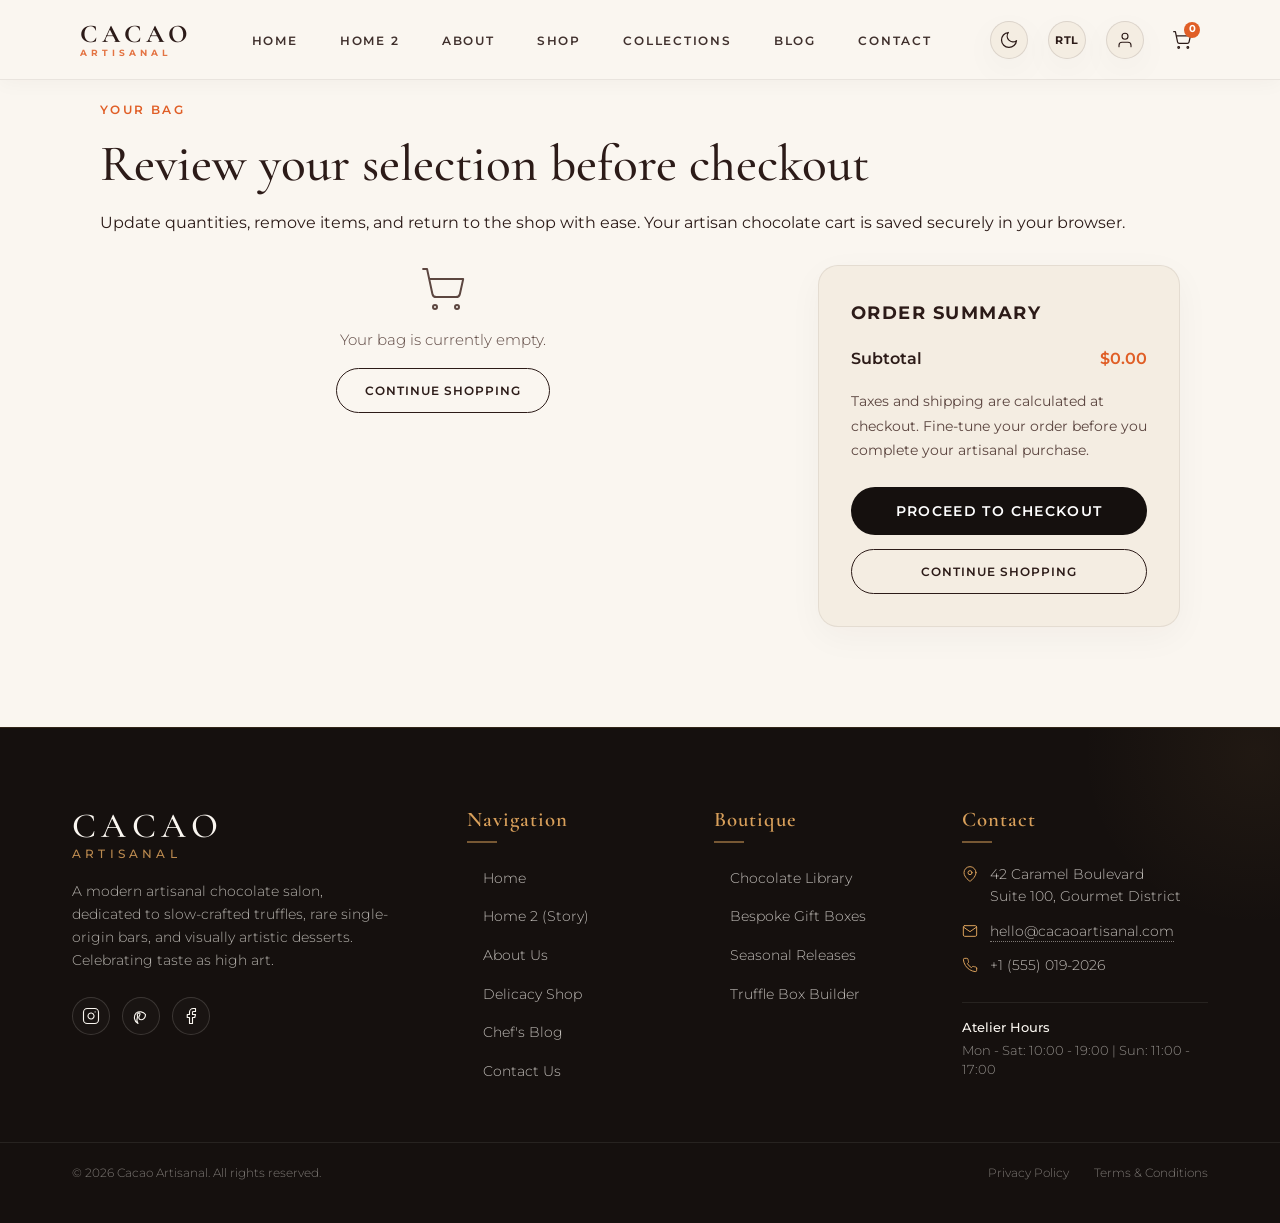
<file: cart.html>
<!DOCTYPE html>
<html lang="en">

<head>
    <script>
        (function () {
            const savedTheme = localStorage.getItem('cacao_theme') || 'light';
            document.documentElement.setAttribute('data-theme', savedTheme);
        })();
    </script>
    <meta charset="UTF-8">
    <meta name="viewport" content="width=device-width, initial-scale=1.0">
    <link rel="icon" type="image/png" href="images/favicon.png">
    <title>CACAO ARTISANAL | Your Cart</title>
    <meta name="description" content="View your artisan chocolate bag, update quantities, remove items, and continue shopping with a luxurious checkout experience.">
    <link rel="preconnect" href="https://fonts.googleapis.com">
    <link rel="preconnect" href="https://fonts.gstatic.com" crossorigin>
    <link href="https://fonts.googleapis.com/css2?family=Cormorant+Garamond:ital,wght@0,300;0,400;0,500;0,600;0.700;1,400&family=Montserrat:wght@200;300;400;500;600;700&display=swap" rel="stylesheet">
    <link rel="stylesheet" href="style.css">
</head>

<body>
    <header class="main-header">
        <div class="header-container">
            <a href="index.html" class="logo" id="header-logo">
                <span class="logo-main">CACAO</span>
                <span class="logo-sub">ARTISANAL</span>
            </a>

            <nav class="nav-menu" id="nav-menu">
    <ul>
        <li><a href="index.html" class="nav-link">Home</a></li>
        <li><a href="home2.html" class="nav-link">Home 2</a></li>
        <li><a href="about.html" class="nav-link">About</a></li>
        <li><a href="shop.html" class="nav-link">Shop</a></li>
        <li><a href="collections.html" class="nav-link">Collections</a></li>
        <li><a href="blog.html" class="nav-link">Blog</a></li>
        <li><a href="contact.html" class="nav-link">Contact</a></li>
    </ul>
</nav>

            <div class="nav-actions">
                <button class="theme-toggle" id="theme-toggle" aria-label="Toggle theme">
                    <span class="theme-toggle-icon-wrapper">
                        <!-- Sun Icon -->
                        <svg class="theme-icon sun-icon" xmlns="http://www.w3.org/2000/svg" width="20" height="20" viewBox="0 0 24 24" fill="none" stroke="currentColor" stroke-width="1.5" stroke-linecap="round" stroke-linejoin="round">
                            <circle cx="12" cy="12" r="5"></circle>
                            <line x1="12" y1="1" x2="12" y2="3"></line>
                            <line x1="12" y1="21" x2="12" y2="23"></line>
                            <line x1="4.22" y1="4.22" x2="5.64" y2="5.64"></line>
                            <line x1="18.36" y1="18.36" x2="19.78" y2="19.78"></line>
                            <line x1="1" y1="12" x2="3" y2="12"></line>
                            <line x1="21" y1="12" x2="23" y2="12"></line>
                            <line x1="4.22" y1="19.78" x2="5.64" y2="18.36"></line>
                            <line x1="18.36" y1="5.64" x2="19.78" y2="4.22"></line>
                        </svg>
                        <!-- Moon Icon -->
                        <svg class="theme-icon moon-icon" xmlns="http://www.w3.org/2000/svg" width="20" height="20" viewBox="0 0 24 24" fill="none" stroke="currentColor" stroke-width="1.5" stroke-linecap="round" stroke-linejoin="round">
                            <path d="M21 12.79A9 9 0 1 1 11.21 3 7 7 0 0 0 21 12.79z"></path>
                        </svg>
                    </span>
                </button>
                <button class="dir-toggle" id="dir-toggle" aria-label="Toggle text direction">RTL</button>
                <a href="signin.html" class="auth-btn" aria-label="Account">
                    <svg xmlns="http://www.w3.org/2000/svg" width="18" height="18" viewBox="0 0 24 24" fill="none" stroke="currentColor" stroke-width="1.5" stroke-linecap="round" stroke-linejoin="round">
                        <path d="M20 21v-2a4 4 0 0 0-4-4H8a4 4 0 0 0-4 4v2"/>
                        <circle cx="12" cy="7" r="4"/>
                    </svg>
                </a>
                <a href="cart.html" class="cart-btn" aria-label="Shopping Cart">
                    <svg xmlns="http://www.w3.org/2000/svg" width="20" height="20" viewBox="0 0 24 24" fill="none" stroke="currentColor" stroke-width="1.5" stroke-linecap="round" stroke-linejoin="round">
                        <circle cx="8" cy="21" r="1" />
                        <circle cx="19" cy="21" r="1" />
                        <path d="M2.05 2.05h2l2.66 12.42a2 2 0 0 0 2 1.58h9.78a2 2 0 0 0 1.95-1.57l1.65-7.43H5.12" />
                    </svg>
                    <span class="cart-count">0</span>
                </a>
                <button class="menu-toggle" id="menu-toggle" aria-label="Toggle Menu">
                    <span class="menu-bar"></span>
                    <span class="menu-bar"></span>
                    <span class="menu-bar"></span>
                </button>
            </div>
        </div>
    </header>

    <main>
        <section class="cart-page">
            <div class="section-container">
                <div class="cart-page-hero">
                    <span class="editorial-tag">Your Bag</span>
                    <h1>Review your selection before checkout</h1>
                    <p>Update quantities, remove items, and return to the shop with ease. Your artisan chocolate cart is saved securely in your browser.</p>
                </div>

                <div class="cart-page-grid">
                    <div class="cart-page-items">
                        <div class="cart-items-container" id="cart-items-container"></div>
                    </div>

                    <aside class="cart-summary-card">
                        <div class="cart-summary-title">Order summary</div>
                        <div class="cart-summary-row">
                            <span>Subtotal</span>
                            <span class="cart-total-price">$0.00</span>
                        </div>
                        <p>Taxes and shipping are calculated at checkout. Fine-tune your order before you complete your artisanal purchase.</p>
                        <button class="btn btn-black-block checkout-btn">Proceed to Checkout</button>
                        <a href="shop.html" class="btn btn-secondary-pill" style="width:100%; justify-content:center; margin-top:14px;">Continue Shopping</a>
                    </aside>
                </div>
            </div>
        </section>
    </main>

    <!-- Footer -->
    <footer class="main-footer">
        <div class="footer-container">
            <!-- Column 1: Brand Info -->
            <div class="footer-brand">
                <a href="index.html" class="logo footer-logo">
                    <span class="logo-main">CACAO</span>
                    <span class="logo-sub">ARTISANAL</span>
                </a>
                <p class="footer-about-text">A modern artisanal chocolate salon, dedicated to slow-crafted truffles, rare single-origin bars, and visually artistic desserts. Celebrating taste as high art.</p>
                <div class="footer-socials">
                    <a href="#" aria-label="Instagram" target="_blank" rel="noopener noreferrer">
                        <svg xmlns="http://www.w3.org/2000/svg" width="18" height="18" viewBox="0 0 24 24" fill="none" stroke="currentColor" stroke-width="1.5" stroke-linecap="round" stroke-linejoin="round"><rect x="2" y="2" width="20" height="20" rx="5" ry="5"></rect><path d="M16 11.37A4 4 0 1 1 12.63 8 4 4 0 0 1 16 11.37z"></path><line x1="17.5" y1="6.5" x2="17.51" y2="6.5"></line></svg>
                    </a>
                    <a href="#" aria-label="Pinterest" target="_blank" rel="noopener noreferrer">
                        <svg xmlns="http://www.w3.org/2000/svg" width="18" height="18" viewBox="0 0 24 24" fill="none" stroke="currentColor" stroke-width="1.5" stroke-linecap="round" stroke-linejoin="round"><path d="M8 22a9 9 0 0 1-2.58-13.78A9 9 0 0 1 18 10c0 4.26-2.94 7-6 7a3 3 0 0 1-2.92-2.58C9 14.07 9.65 12 10.42 10.37c.56-1.18.23-2.37-.84-2.37a2.5 2.5 0 0 0-2.48 2.65c0 .6.15 1.15.35 1.6L6.5 17.5A17.7 17.7 0 0 0 8 22z"></path></svg>
                    </a>
                    <a href="#" aria-label="Facebook" target="_blank" rel="noopener noreferrer">
                        <svg xmlns="http://www.w3.org/2000/svg" width="18" height="18" viewBox="0 0 24 24" fill="none" stroke="currentColor" stroke-width="1.5" stroke-linecap="round" stroke-linejoin="round"><path d="M18 2h-3a5 5 0 0 0-5 5v3H7v4h3v8h4v-8h3l1-4h-4V7a1 1 0 0 1 1-1h3z"></path></svg>
                    </a>
                </div>
            </div>

            <!-- Column 2: Site Navigation -->
            <div class="footer-links-col">
                <h4 class="footer-title">Navigation</h4>
                <ul>
                    <li><a href="index.html">Home</a></li>
                    <li><a href="home2.html">Home 2 (Story)</a></li>
                    <li><a href="about.html">About Us</a></li>
                    <li><a href="shop.html">Delicacy Shop</a></li>
                    <li><a href="blog.html">Chef's Blog</a></li>
                    <li><a href="contact.html">Contact Us</a></li>
                </ul>
            </div>

            <!-- Column 3: Custom Offerings -->
            <div class="footer-links-col">
                <h4 class="footer-title">Boutique</h4>
                <ul>
                    <li><a href="collections.html">Chocolate Library</a></li>
                    <li><a href="gift-box.html">Bespoke Gift Boxes</a></li>
                    <li><a href="seasonal.html">Seasonal Releases</a></li>
                    <li><a href="collections.html#custom-box-builder">Truffle Box Builder</a></li>
                </ul>
            </div>

            <!-- Column 4: Premium Contact Info & Hours -->
            <div class="footer-contact-col">
                <h4 class="footer-title">Contact</h4>
                <div class="footer-contact-info">
                    <div class="footer-contact-item">
                        <svg xmlns="http://www.w3.org/2000/svg" width="16" height="16" viewBox="0 0 24 24" fill="none" stroke="currentColor" stroke-width="1.5" stroke-linecap="round" stroke-linejoin="round"><path d="M21 10c0 7-9 13-9 13s-9-6-9-13a9 9 0 0 1 18 0z"></path><circle cx="12" cy="10" r="3"></circle></svg>
                        <p>42 Caramel Boulevard<br>Suite 100, Gourmet District</p>
                    </div>
                    <div class="footer-contact-item">
                        <svg xmlns="http://www.w3.org/2000/svg" width="16" height="16" viewBox="0 0 24 24" fill="none" stroke="currentColor" stroke-width="1.5" stroke-linecap="round" stroke-linejoin="round"><path d="M4 4h16c1.1 0 2 .9 2 2v12c0 1.1-.9 2-2 2H4c-1.1 0-2-.9-2-2V6c0-1.1.9-2 2-2z"></path><polyline points="22,6 12,13 2,6"></polyline></svg>
                        <p><a href="mailto:hello@cacaoartisanal.com" style="color: inherit; text-decoration: none; border-bottom: 1px dotted rgba(250,246,240,0.45); padding-bottom: 1px; transition: var(--transition-fast);">hello@cacaoartisanal.com</a></p>
                    </div>
                    <div class="footer-contact-item">
                        <svg xmlns="http://www.w3.org/2000/svg" width="16" height="16" viewBox="0 0 24 24" fill="none" stroke="currentColor" stroke-width="1.5" stroke-linecap="round" stroke-linejoin="round"><path d="M22 16.92v3a2 2 0 0 1-2.18 2 19.79 19.79 0 0 1-8.63-3.07 19.5 19.5 0 0 1-6-6 19.79 19.79 0 0 1-3.07-8.67A2 2 0 0 1 4.11 2h3a2 2 0 0 1 2 1.72 12.84 12.84 0 0 0 .7 2.81 2 2 0 0 1-.45 2.11L8.09 9.91a16 16 0 0 0 6 6l1.27-1.27a2 2 0 0 1 2.11-.45 12.84 12.84 0 0 0 2.81.7A2 2 0 0 1 22 16.92z"></path></svg>
                        <p>+1 (555) 019-2026</p>
                    </div>
                </div>
                <div class="footer-hours">
                    <strong>Atelier Hours</strong>
                    Mon - Sat: 10:00 - 19:00 | Sun: 11:00 - 17:00
                </div>
            </div>
        </div>

        <!-- Copyright and Legal Links -->
        <div class="footer-bottom">
            <div class="footer-bottom-container">
                <p>&copy; 2026 Cacao Artisanal. All rights reserved.</p>
                <div class="footer-legal">
                    <a href="#">Privacy Policy</a>
                    <a href="#">Terms & Conditions</a>
                </div>
            </div>
        </div>
    </footer>

    <script src="script.js"></script>
</body>

</html>
</file>
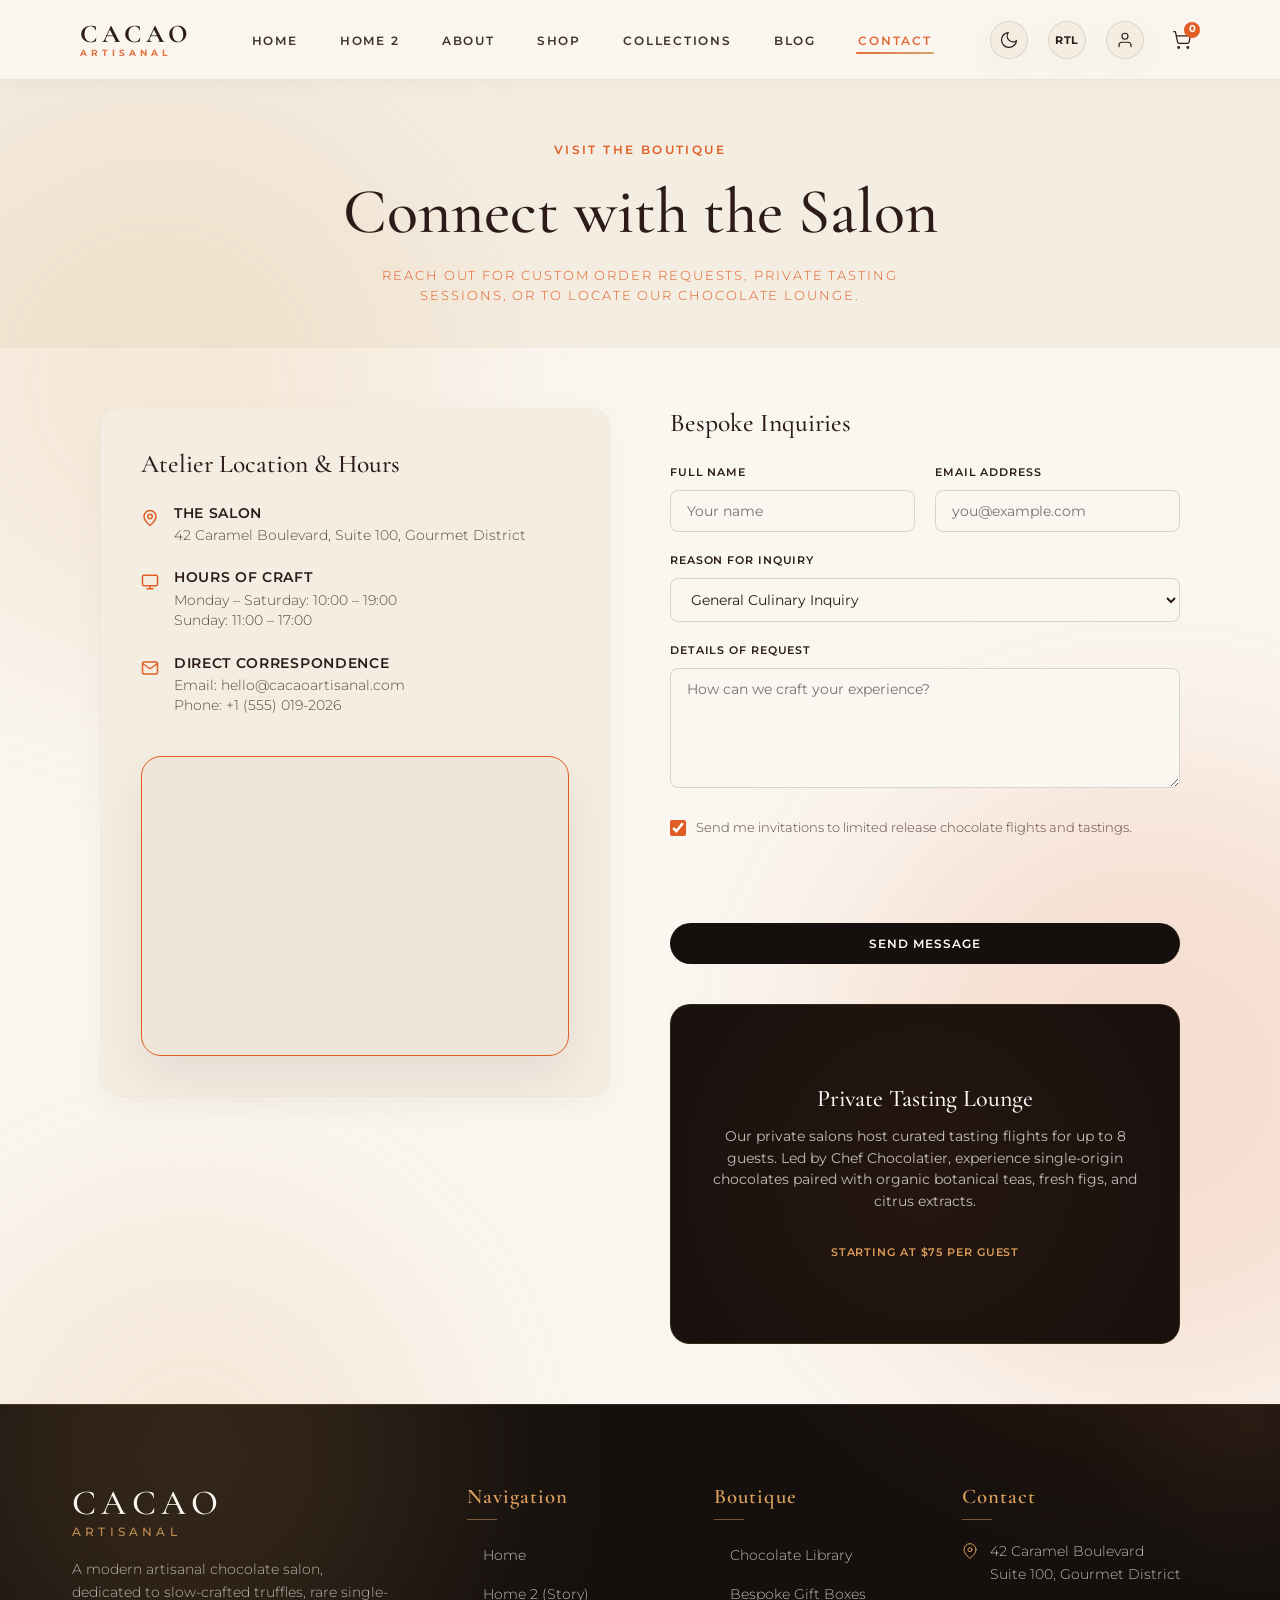
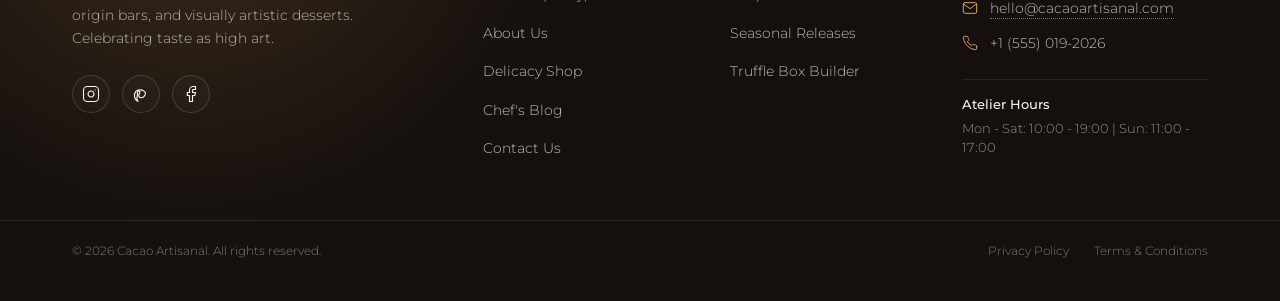
<file: contact.html>
<!DOCTYPE html>
<html lang="en">

<head>
    <script>
        (function () {
            const savedTheme = localStorage.getItem('cacao_theme') || 'light';
            document.documentElement.setAttribute('data-theme', savedTheme);
        })();
    </script>
    <meta charset="UTF-8">
    <meta name="viewport" content="width=device-width, initial-scale=1.0">
    <link rel="icon" type="image/png" href="images/favicon.png">
    <title>CACAO ARTISANAL | Visit Our Salon & Tasting Reservation</title>
    <meta name="description" content="Reach out to Cacao Artisanal. Book private chocolate tasting reservations, coordinate bespoke corporate orders, or locate our gourmet salon.">
    <!-- Google Fonts -->
    <link rel="preconnect" href="https://fonts.googleapis.com">
    <link rel="preconnect" href="https://fonts.gstatic.com" crossorigin>
    <link rel="preconnect" href="https://tile.openstreetmap.org">
    <link href="https://fonts.googleapis.com/css2?family=Cormorant+Garamond:ital,wght@0,300;0,400;0,500;0,600;0,700;1,400&family=Montserrat:wght@200;300;400;500;600;700&display=swap" rel="stylesheet">
    <!-- Custom CSS -->
    <link rel="stylesheet" href="style.css">
</head>

<body>
    <!-- Floating Abstract Geometric Background Elements -->
    <div class="blob blob-1"></div>
    <div class="blob blob-2"></div>
    <div class="blob blob-3"></div>

    <!-- Header & Navigation -->
    <header class="main-header">
        <div class="header-container">
            <a href="index.html" class="logo" id="header-logo">
                <span class="logo-main">CACAO</span>
                <span class="logo-sub">ARTISANAL</span>
            </a>

            <nav class="nav-menu" id="nav-menu">
    <ul>
        <li><a href="index.html" class="nav-link">Home</a></li>
        <li><a href="home2.html" class="nav-link">Home 2</a></li>
        <li><a href="about.html" class="nav-link">About</a></li>
        <li><a href="shop.html" class="nav-link">Shop</a></li>
        <li><a href="collections.html" class="nav-link">Collections</a></li>
        <li><a href="blog.html" class="nav-link">Blog</a></li>
        <li><a href="contact.html" class="nav-link">Contact</a></li>
    </ul>
</nav>

            <div class="nav-actions">
                <button class="theme-toggle" id="theme-toggle" aria-label="Toggle theme">
                    <span class="theme-toggle-icon-wrapper">
                        <!-- Sun Icon -->
                        <svg class="theme-icon sun-icon" xmlns="http://www.w3.org/2000/svg" width="20" height="20" viewBox="0 0 24 24" fill="none" stroke="currentColor" stroke-width="1.5" stroke-linecap="round" stroke-linejoin="round">
                            <circle cx="12" cy="12" r="5"></circle>
                            <line x1="12" y1="1" x2="12" y2="3"></line>
                            <line x1="12" y1="21" x2="12" y2="23"></line>
                            <line x1="4.22" y1="4.22" x2="5.64" y2="5.64"></line>
                            <line x1="18.36" y1="18.36" x2="19.78" y2="19.78"></line>
                            <line x1="1" y1="12" x2="3" y2="12"></line>
                            <line x1="21" y1="12" x2="23" y2="12"></line>
                            <line x1="4.22" y1="19.78" x2="5.64" y2="18.36"></line>
                            <line x1="18.36" y1="5.64" x2="19.78" y2="4.22"></line>
                        </svg>
                        <!-- Moon Icon -->
                        <svg class="theme-icon moon-icon" xmlns="http://www.w3.org/2000/svg" width="20" height="20" viewBox="0 0 24 24" fill="none" stroke="currentColor" stroke-width="1.5" stroke-linecap="round" stroke-linejoin="round">
                            <path d="M21 12.79A9 9 0 1 1 11.21 3 7 7 0 0 0 21 12.79z"></path>
                        </svg>
                    </span>
                </button>
                <button class="dir-toggle" id="dir-toggle" aria-label="Toggle text direction">RTL</button>
                <a href="signin.html" class="auth-btn" aria-label="Account">
                    <svg xmlns="http://www.w3.org/2000/svg" width="18" height="18" viewBox="0 0 24 24" fill="none" stroke="currentColor" stroke-width="1.5" stroke-linecap="round" stroke-linejoin="round">
                        <path d="M20 21v-2a4 4 0 0 0-4-4H8a4 4 0 0 0-4 4v2"/>
                        <circle cx="12" cy="7" r="4"/>
                    </svg>
                </a>
                <a href="cart.html" class="cart-btn" aria-label="Shopping Cart">
                    <svg xmlns="http://www.w3.org/2000/svg" width="20" height="20" viewBox="0 0 24 24" fill="none" stroke="currentColor" stroke-width="1.5" stroke-linecap="round" stroke-linejoin="round">
                        <circle cx="8" cy="21" r="1" />
                        <circle cx="19" cy="21" r="1" />
                        <path d="M2.05 2.05h2l2.66 12.42a2 2 0 0 0 2 1.58h9.78a2 2 0 0 0 1.95-1.57l1.65-7.43H5.12" />
                    </svg>
                    <span class="cart-count">0</span>
                </a>
                <button class="menu-toggle" id="menu-toggle" aria-label="Toggle Menu">
                    <span class="menu-bar"></span>
                    <span class="menu-bar"></span>
                    <span class="menu-bar"></span>
                </button>
            </div>
        </div>
    </header>

    <!-- Contact Hero Section -->
    <section class="contact-hero">
        <div class="container text-center">
            <span class="editorial-tag">VISIT THE BOUTIQUE</span>
            <h1 style="font-family: var(--font-serif); font-size: clamp(2.5rem, 5vw, 4.5rem); margin-bottom: 15px;">Connect with the Salon</h1>
            <p class="section-subtitle" style="max-width: 600px; margin: 0 auto; font-weight:300;">Reach out for custom order requests, private tasting sessions, or to locate our chocolate lounge.</p>
        </div>
    </section>

    <!-- Contact Details & Form Grid -->
    <section class="contact-section" style="background-color: var(--bg-primary);">
        <div class="container">
            <div class="contact-grid">
                
                <!-- Contact Info Panel & Map -->
                <div class="contact-info-panel fade-in-element">
                    <h3>Atelier Location & Hours</h3>
                    
                    <div class="info-item-row">
                        <svg xmlns="http://www.w3.org/2000/svg" width="18" height="18" viewBox="0 0 24 24" fill="none" stroke="currentColor" stroke-width="2" stroke-linecap="round" stroke-linejoin="round"><path d="M12 2a8 8 0 0 0-8 8c0 5.25 8 12 8 12s8-6.75 8-12a8 8 0 0 0-8-8z"/><circle cx="12" cy="10" r="3"/></svg>
                        <div class="info-item-text">
                            <h4>The Salon</h4>
                            <p>42 Caramel Boulevard, Suite 100, Gourmet District</p>
                        </div>
                    </div>

                    <div class="info-item-row">
                        <svg xmlns="http://www.w3.org/2000/svg" width="18" height="18" viewBox="0 0 24 24" fill="none" stroke="currentColor" stroke-width="2" stroke-linecap="round" stroke-linejoin="round"><rect x="2" y="3" width="20" height="14" rx="2" ry="2"/><line x1="8" y1="21" x2="16" y2="21"/><line x1="12" y1="17" x2="12" y2="21"/></svg>
                        <div class="info-item-text">
                            <h4>Hours of Craft</h4>
                            <p>Monday – Saturday: 10:00 – 19:00<br>Sunday: 11:00 – 17:00</p>
                        </div>
                    </div>

                    <div class="info-item-row">
                        <svg xmlns="http://www.w3.org/2000/svg" width="18" height="18" viewBox="0 0 24 24" fill="none" stroke="currentColor" stroke-width="2" stroke-linecap="round" stroke-linejoin="round"><path d="M4 4h16c1.1 0 2 .9 2 2v12c0 1.1-.9 2-2 2H4c-1.1 0-2-.9-2-2V6c0-1.1.9-2 2-2z"/><polyline points="22,6 12,13 2,6"/></svg>
                        <div class="info-item-text">
                            <h4>Direct Correspondence</h4>
                            <p>Email: hello@cacaoartisanal.com<br>Phone: +1 (555) 019-2026</p>
                        </div>
                    </div>

                    <!-- Embedded Map -->
                    <div class="map-frame-wrapper">
                        <iframe src="https://www.openstreetmap.org/export/embed.html?bbox=-73.9907%2C40.7444%2C-73.9807%2C40.7524&amp;layer=mapnik&amp;marker=40.7484%2C-73.9857" width="100%" height="100%" style="border:0; display:block;" loading="lazy" title="Cacao Salon Location"></iframe>
                    </div>
                </div>

                <!-- Form Panel -->
                <div class="contact-form-panel fade-in-element" style="transition-delay: 0.1s;">
                    <h3>Bespoke Inquiries</h3>
                    
                    <form id="contact-form">
                        <div class="form-grid">
                            
                            <!-- Full Name -->
                            <div class="form-group-item">
                                <label for="contact-name" class="form-label-item">Full Name</label>
                                <input type="text" id="contact-name" class="form-input-item" placeholder="Your name" required>
                            </div>

                            <!-- Email -->
                            <div class="form-group-item">
                                <label for="contact-email" class="form-label-item">Email Address</label>
                                <input type="email" id="contact-email" class="form-input-item" placeholder="you@example.com" required>
                            </div>

                            <!-- Subject Selector -->
                            <div class="form-group-item form-grid-full">
                                <label for="contact-subject" class="form-label-item">Reason for Inquiry</label>
                                <select id="contact-subject" class="form-input-item" style="background-color: var(--bg-primary); cursor:pointer;">
                                    <option value="general">General Culinary Inquiry</option>
                                    <option value="bespoke">Bespoke Custom Gifting</option>
                                    <option value="tasting">Private Tasting Lounge Booking</option>
                                    <option value="event">Corporate Gathering Reservation</option>
                                </select>
                            </div>

                            <!-- Message -->
                            <div class="form-group-item form-grid-full">
                                <label for="contact-message" class="form-label-item">Details of Request</label>
                                <textarea id="contact-message" class="form-input-item" placeholder="How can we craft your experience?" required></textarea>
                            </div>

                            <!-- Newsletter Checkbox -->
                            <div class="checkbox-group-item form-grid-full">
                                <input type="checkbox" id="contact-news" class="checkbox-input" checked>
                                <label for="contact-news" class="checkbox-label">Send me invitations to limited release chocolate flights and tastings.</label>
                            </div>

                            <!-- Form Status Feedback Container -->
                            <div class="form-grid-full">
                                <div id="contact-form-feedback" class="form-feedback"></div>
                            </div>

                            <!-- Submit button -->
                            <div class="form-grid-full" style="margin-top: 10px;">
                                <button type="submit" class="btn btn-black-pill" style="width: 100%;">Send Message</button>
                            </div>

                        </div>
                    </form>

                    <!-- Private Tasting Lounge Highlight -->
                    <div class="tasting-booking-card">
                        <h3>Private Tasting Lounge</h3>
                        <p>Our private salons host curated tasting flights for up to 8 guests. Led by Chef Chocolatier, experience single-origin chocolates paired with organic botanical teas, fresh figs, and citrus extracts.</p>
                        <span style="font-family: var(--font-sans); font-size: 0.7rem; font-weight:600; text-transform: uppercase; color: var(--color-accent-gold); letter-spacing: 0.08em;">Starting at $75 per guest</span>
                    </div>

                </div>

            </div>
        </div>
    </section>

    <!-- Footer -->
    <footer class="main-footer">
        <div class="footer-container">
            <!-- Column 1: Brand Info -->
            <div class="footer-brand">
                <a href="index.html" class="logo footer-logo">
                    <span class="logo-main">CACAO</span>
                    <span class="logo-sub">ARTISANAL</span>
                </a>
                <p class="footer-about-text">A modern artisanal chocolate salon, dedicated to slow-crafted truffles, rare single-origin bars, and visually artistic desserts. Celebrating taste as high art.</p>
                <div class="footer-socials">
                    <a href="#" aria-label="Instagram" target="_blank" rel="noopener noreferrer">
                        <svg xmlns="http://www.w3.org/2000/svg" width="18" height="18" viewBox="0 0 24 24" fill="none" stroke="currentColor" stroke-width="1.5" stroke-linecap="round" stroke-linejoin="round"><rect x="2" y="2" width="20" height="20" rx="5" ry="5"></rect><path d="M16 11.37A4 4 0 1 1 12.63 8 4 4 0 0 1 16 11.37z"></path><line x1="17.5" y1="6.5" x2="17.51" y2="6.5"></line></svg>
                    </a>
                    <a href="#" aria-label="Pinterest" target="_blank" rel="noopener noreferrer">
                        <svg xmlns="http://www.w3.org/2000/svg" width="18" height="18" viewBox="0 0 24 24" fill="none" stroke="currentColor" stroke-width="1.5" stroke-linecap="round" stroke-linejoin="round"><path d="M8 22a9 9 0 0 1-2.58-13.78A9 9 0 0 1 18 10c0 4.26-2.94 7-6 7a3 3 0 0 1-2.92-2.58C9 14.07 9.65 12 10.42 10.37c.56-1.18.23-2.37-.84-2.37a2.5 2.5 0 0 0-2.48 2.65c0 .6.15 1.15.35 1.6L6.5 17.5A17.7 17.7 0 0 0 8 22z"></path></svg>
                    </a>
                    <a href="#" aria-label="Facebook" target="_blank" rel="noopener noreferrer">
                        <svg xmlns="http://www.w3.org/2000/svg" width="18" height="18" viewBox="0 0 24 24" fill="none" stroke="currentColor" stroke-width="1.5" stroke-linecap="round" stroke-linejoin="round"><path d="M18 2h-3a5 5 0 0 0-5 5v3H7v4h3v8h4v-8h3l1-4h-4V7a1 1 0 0 1 1-1h3z"></path></svg>
                    </a>
                </div>
            </div>

            <!-- Column 2: Site Navigation -->
            <div class="footer-links-col">
                <h4 class="footer-title">Navigation</h4>
                <ul>
                    <li><a href="index.html">Home</a></li>
                    <li><a href="home2.html">Home 2 (Story)</a></li>
                    <li><a href="about.html">About Us</a></li>
                    <li><a href="shop.html">Delicacy Shop</a></li>
                    <li><a href="blog.html">Chef's Blog</a></li>
                    <li><a href="contact.html">Contact Us</a></li>
                </ul>
            </div>

            <!-- Column 3: Custom Offerings -->
            <div class="footer-links-col">
                <h4 class="footer-title">Boutique</h4>
                <ul>
                    <li><a href="collections.html">Chocolate Library</a></li>
                    <li><a href="gift-box.html">Bespoke Gift Boxes</a></li>
                    <li><a href="seasonal.html">Seasonal Releases</a></li>
                    <li><a href="collections.html#custom-box-builder">Truffle Box Builder</a></li>
                </ul>
            </div>

            <!-- Column 4: Premium Contact Info & Hours -->
            <div class="footer-contact-col">
                <h4 class="footer-title">Contact</h4>
                <div class="footer-contact-info">
                    <div class="footer-contact-item">
                        <svg xmlns="http://www.w3.org/2000/svg" width="16" height="16" viewBox="0 0 24 24" fill="none" stroke="currentColor" stroke-width="1.5" stroke-linecap="round" stroke-linejoin="round"><path d="M21 10c0 7-9 13-9 13s-9-6-9-13a9 9 0 0 1 18 0z"></path><circle cx="12" cy="10" r="3"></circle></svg>
                        <p>42 Caramel Boulevard<br>Suite 100, Gourmet District</p>
                    </div>
                    <div class="footer-contact-item">
                        <svg xmlns="http://www.w3.org/2000/svg" width="16" height="16" viewBox="0 0 24 24" fill="none" stroke="currentColor" stroke-width="1.5" stroke-linecap="round" stroke-linejoin="round"><path d="M4 4h16c1.1 0 2 .9 2 2v12c0 1.1-.9 2-2 2H4c-1.1 0-2-.9-2-2V6c0-1.1.9-2 2-2z"></path><polyline points="22,6 12,13 2,6"></polyline></svg>
                        <p><a href="mailto:hello@cacaoartisanal.com" style="color: inherit; text-decoration: none; border-bottom: 1px dotted rgba(250,246,240,0.45); padding-bottom: 1px; transition: var(--transition-fast);">hello@cacaoartisanal.com</a></p>
                    </div>
                    <div class="footer-contact-item">
                        <svg xmlns="http://www.w3.org/2000/svg" width="16" height="16" viewBox="0 0 24 24" fill="none" stroke="currentColor" stroke-width="1.5" stroke-linecap="round" stroke-linejoin="round"><path d="M22 16.92v3a2 2 0 0 1-2.18 2 19.79 19.79 0 0 1-8.63-3.07 19.5 19.5 0 0 1-6-6 19.79 19.79 0 0 1-3.07-8.67A2 2 0 0 1 4.11 2h3a2 2 0 0 1 2 1.72 12.84 12.84 0 0 0 .7 2.81 2 2 0 0 1-.45 2.11L8.09 9.91a16 16 0 0 0 6 6l1.27-1.27a2 2 0 0 1 2.11-.45 12.84 12.84 0 0 0 2.81.7A2 2 0 0 1 22 16.92z"></path></svg>
                        <p>+1 (555) 019-2026</p>
                    </div>
                </div>
                <div class="footer-hours">
                    <strong>Atelier Hours</strong>
                    Mon - Sat: 10:00 - 19:00 | Sun: 11:00 - 17:00
                </div>
            </div>
        </div>

        <!-- Copyright and Legal Links -->
        <div class="footer-bottom">
            <div class="footer-bottom-container">
                <p>&copy; 2026 Cacao Artisanal. All rights reserved.</p>
                <div class="footer-legal">
                    <a href="#">Privacy Policy</a>
                    <a href="#">Terms & Conditions</a>
                </div>
            </div>
        </div>
    </footer>

    <!-- Custom Scripts -->
    <script src="products-data.js"></script>
    <script src="script.js"></script>
</body>

</html>
</file>
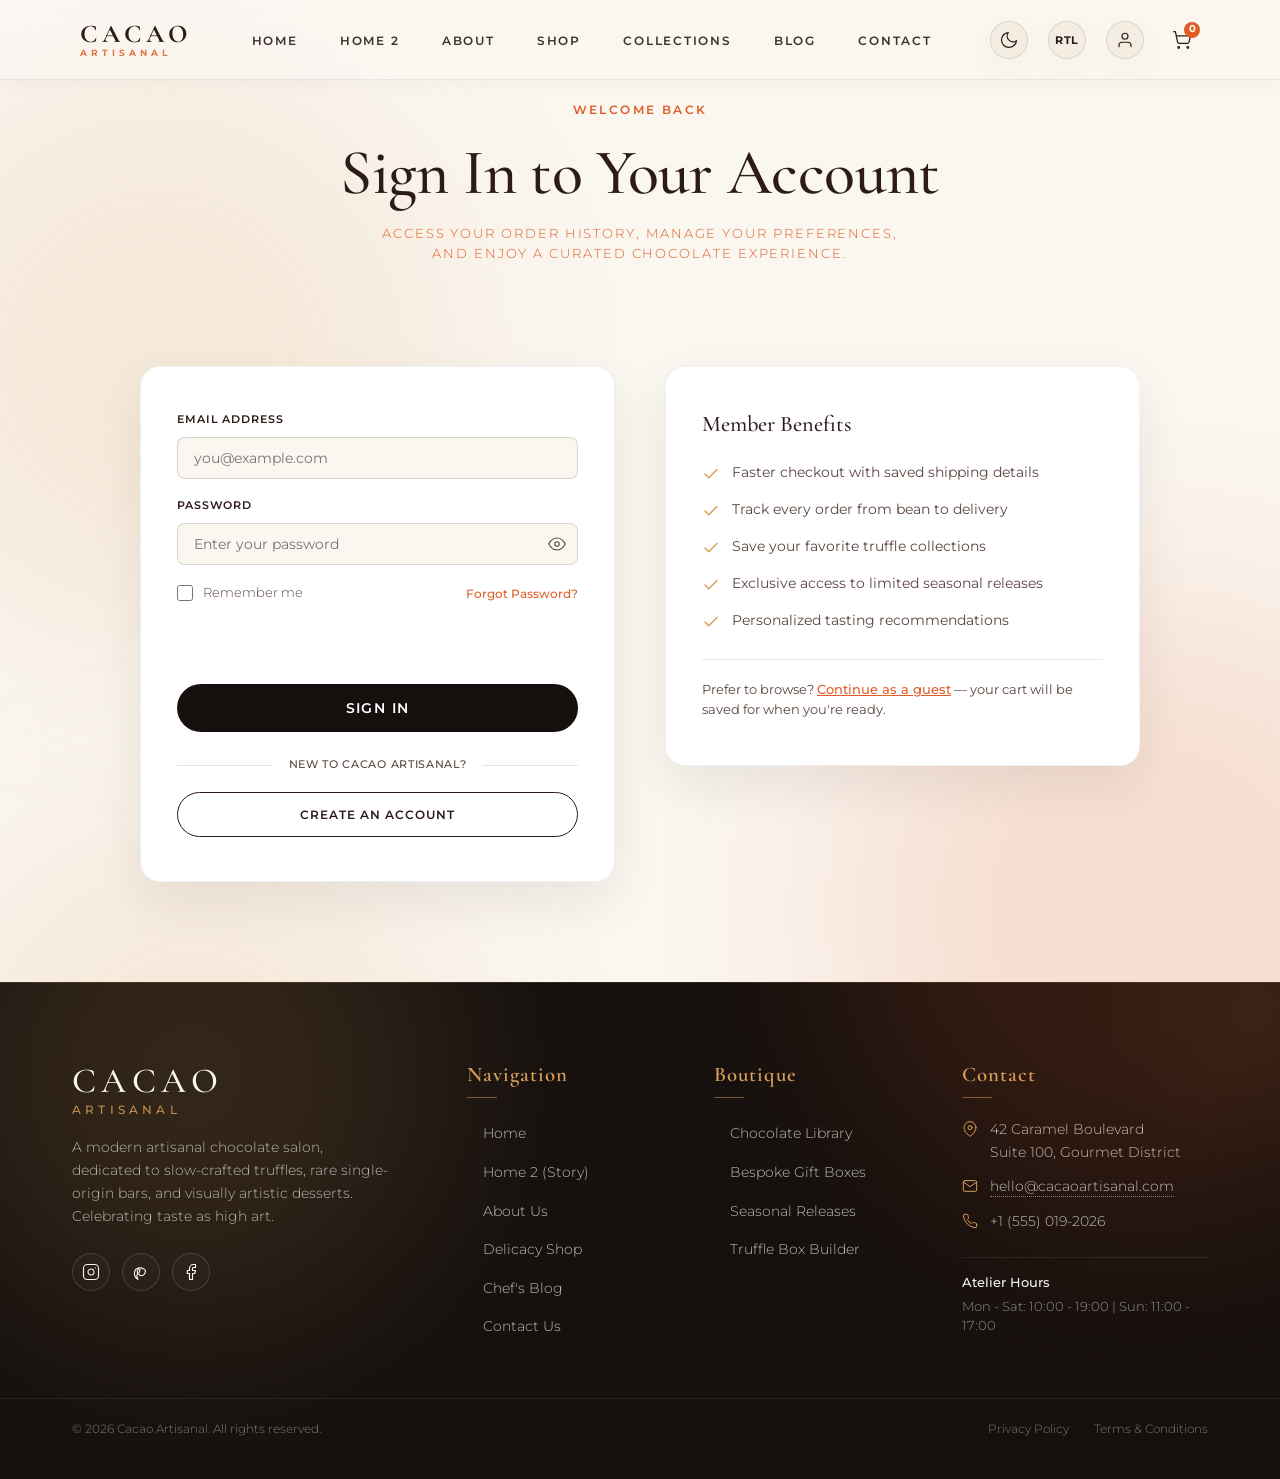
<file: signin.html>
<!DOCTYPE html>
<html lang="en">

<head>
    <script>
        (function () {
            const savedTheme = localStorage.getItem('cacao_theme') || 'light';
            document.documentElement.setAttribute('data-theme', savedTheme);
        })();
    </script>
    <meta charset="UTF-8">
    <meta name="viewport" content="width=device-width, initial-scale=1.0">
    <link rel="icon" type="image/png" href="images/favicon.png">
    <title>CACAO ARTISANAL | Sign In</title>
    <meta name="description" content="Sign in to your Cacao Artisanal account to manage orders, track purchases, and save your preferences.">
    <link rel="preconnect" href="https://fonts.googleapis.com">
    <link rel="preconnect" href="https://fonts.gstatic.com" crossorigin>
    <link href="https://fonts.googleapis.com/css2?family=Cormorant+Garamond:ital,wght@0,300;0,400;0,500;0,600;0,700;1,400&family=Montserrat:wght@200;300;400;500;600;700&display=swap" rel="stylesheet">
    <link rel="stylesheet" href="style.css">
</head>

<body>
    <div class="blob blob-1"></div>
    <div class="blob blob-2"></div>
    <div class="blob blob-3"></div>

    <header class="main-header">
        <div class="header-container">
            <a href="index.html" class="logo" id="header-logo">
                <span class="logo-main">CACAO</span>
                <span class="logo-sub">ARTISANAL</span>
            </a>

            <nav class="nav-menu" id="nav-menu">
                <ul>
                    <li><a href="index.html" class="nav-link">Home</a></li>
                    <li><a href="home2.html" class="nav-link">Home 2</a></li>
                    <li><a href="about.html" class="nav-link">About</a></li>
                    <li><a href="shop.html" class="nav-link">Shop</a></li>
                    <li><a href="collections.html" class="nav-link">Collections</a></li>
                    <li><a href="blog.html" class="nav-link">Blog</a></li>
                    <li><a href="contact.html" class="nav-link">Contact</a></li>
                </ul>
            </nav>

            <div class="nav-actions">
                <button class="theme-toggle" id="theme-toggle" aria-label="Toggle theme">
                    <span class="theme-toggle-icon-wrapper">
                        <svg class="theme-icon sun-icon" xmlns="http://www.w3.org/2000/svg" width="20" height="20" viewBox="0 0 24 24" fill="none" stroke="currentColor" stroke-width="1.5" stroke-linecap="round" stroke-linejoin="round">
                            <circle cx="12" cy="12" r="5"></circle>
                            <line x1="12" y1="1" x2="12" y2="3"></line>
                            <line x1="12" y1="21" x2="12" y2="23"></line>
                            <line x1="4.22" y1="4.22" x2="5.64" y2="5.64"></line>
                            <line x1="18.36" y1="18.36" x2="19.78" y2="19.78"></line>
                            <line x1="1" y1="12" x2="3" y2="12"></line>
                            <line x1="21" y1="12" x2="23" y2="12"></line>
                            <line x1="4.22" y1="19.78" x2="5.64" y2="18.36"></line>
                            <line x1="18.36" y1="5.64" x2="19.78" y2="4.22"></line>
                        </svg>
                        <svg class="theme-icon moon-icon" xmlns="http://www.w3.org/2000/svg" width="20" height="20" viewBox="0 0 24 24" fill="none" stroke="currentColor" stroke-width="1.5" stroke-linecap="round" stroke-linejoin="round">
                            <path d="M21 12.79A9 9 0 1 1 11.21 3 7 7 0 0 0 21 12.79z"></path>
                        </svg>
                    </span>
                </button>
                <button class="dir-toggle" id="dir-toggle" aria-label="Toggle text direction">RTL</button>
                <a href="signin.html" class="auth-btn" aria-label="Account">
                    <svg xmlns="http://www.w3.org/2000/svg" width="18" height="18" viewBox="0 0 24 24" fill="none" stroke="currentColor" stroke-width="1.5" stroke-linecap="round" stroke-linejoin="round">
                        <path d="M20 21v-2a4 4 0 0 0-4-4H8a4 4 0 0 0-4 4v2"/>
                        <circle cx="12" cy="7" r="4"/>
                    </svg>
                </a>
                <a href="cart.html" class="cart-btn" aria-label="Shopping Cart">
                    <svg xmlns="http://www.w3.org/2000/svg" width="20" height="20" viewBox="0 0 24 24" fill="none" stroke="currentColor" stroke-width="1.5" stroke-linecap="round" stroke-linejoin="round">
                        <circle cx="8" cy="21" r="1" />
                        <circle cx="19" cy="21" r="1" />
                        <path d="M2.05 2.05h2l2.66 12.42a2 2 0 0 0 2 1.58h9.78a2 2 0 0 0 1.95-1.57l1.65-7.43H5.12" />
                    </svg>
                    <span class="cart-count">0</span>
                </a>
                <button class="menu-toggle" id="menu-toggle" aria-label="Toggle Menu">
                    <span class="menu-bar"></span>
                    <span class="menu-bar"></span>
                    <span class="menu-bar"></span>
                </button>
            </div>
        </div>
    </header>

    <main>
        <section class="auth-hero">
            <div class="container text-center">
                <span class="editorial-tag">WELCOME BACK</span>
                <h1 class="auth-hero-title">Sign In to Your Account</h1>
                <p class="section-subtitle" style="max-width: 520px; margin: 0 auto; font-weight:300;">Access your order history, manage your preferences, and enjoy a curated chocolate experience.</p>
            </div>
        </section>

        <section class="auth-section">
            <div class="container">
                <div class="auth-grid">
                    <div class="auth-card fade-in-element">
                        <form id="signin-form">
                            <div class="form-grid">
                                <div class="form-group-item form-grid-full">
                                    <label for="signin-email" class="form-label-item">Email Address</label>
                                    <input type="email" id="signin-email" class="form-input-item" placeholder="you@example.com" required autocomplete="email">
                                </div>

                                <div class="form-group-item form-grid-full">
                                    <label for="signin-password" class="form-label-item">Password</label>
                                    <div class="password-wrapper">
                                        <input type="password" id="signin-password" class="form-input-item" placeholder="Enter your password" required autocomplete="current-password" minlength="6">
                                        <button type="button" class="password-toggle" aria-label="Toggle password visibility" tabindex="-1">
                                            <svg class="eye-icon eye-open" xmlns="http://www.w3.org/2000/svg" width="18" height="18" viewBox="0 0 24 24" fill="none" stroke="currentColor" stroke-width="1.5" stroke-linecap="round" stroke-linejoin="round"><path d="M1 12s4-8 11-8 11 8 11 8-4 8-11 8-11-8-11-8z"/><circle cx="12" cy="12" r="3"/></svg>
                                            <svg class="eye-icon eye-closed" xmlns="http://www.w3.org/2000/svg" width="18" height="18" viewBox="0 0 24 24" fill="none" stroke="currentColor" stroke-width="1.5" stroke-linecap="round" stroke-linejoin="round" style="display:none;"><path d="M17.94 17.94A10.07 10.07 0 0 1 12 20c-7 0-11-8-11-8a18.45 18.45 0 0 1 5.06-5.94M9.9 4.24A9.12 9.12 0 0 1 12 4c7 0 11 8 11 8a18.5 18.5 0 0 1-2.16 3.19m-6.72-1.07a3 3 0 1 1-4.24-4.24"/><line x1="1" y1="1" x2="23" y2="23"/></svg>
                                        </button>
                                    </div>
                                </div>

                                <div class="form-grid-full auth-row">
                                    <div class="checkbox-group-item" style="margin-top:0;">
                                        <input type="checkbox" id="signin-remember" class="checkbox-input">
                                        <label for="signin-remember" class="checkbox-label">Remember me</label>
                                    </div>
                                    <a href="#" class="auth-forgot-link">Forgot Password?</a>
                                </div>

                                <div class="form-grid-full">
                                    <div id="signin-form-feedback" class="form-feedback"></div>
                                </div>

                                <div class="form-grid-full" style="margin-top: 10px;">
                                    <button type="submit" class="btn btn-black-block">Sign In</button>
                                </div>
                            </div>
                        </form>

                        <div class="auth-divider">
                            <span>New to Cacao Artisanal?</span>
                        </div>

                        <a href="signup.html" class="btn btn-secondary-pill auth-switch-btn">Create an Account</a>
                    </div>

                    <div class="auth-info-panel fade-in-element" style="transition-delay: 0.1s;">
                        <h3>Member Benefits</h3>
                        <ul class="auth-benefits-list">
                            <li>
                                <svg xmlns="http://www.w3.org/2000/svg" width="18" height="18" viewBox="0 0 24 24" fill="none" stroke="var(--color-accent-gold)" stroke-width="2" stroke-linecap="round" stroke-linejoin="round"><polyline points="20 6 9 17 4 12"/></svg>
                                <span>Faster checkout with saved shipping details</span>
                            </li>
                            <li>
                                <svg xmlns="http://www.w3.org/2000/svg" width="18" height="18" viewBox="0 0 24 24" fill="none" stroke="var(--color-accent-gold)" stroke-width="2" stroke-linecap="round" stroke-linejoin="round"><polyline points="20 6 9 17 4 12"/></svg>
                                <span>Track every order from bean to delivery</span>
                            </li>
                            <li>
                                <svg xmlns="http://www.w3.org/2000/svg" width="18" height="18" viewBox="0 0 24 24" fill="none" stroke="var(--color-accent-gold)" stroke-width="2" stroke-linecap="round" stroke-linejoin="round"><polyline points="20 6 9 17 4 12"/></svg>
                                <span>Save your favorite truffle collections</span>
                            </li>
                            <li>
                                <svg xmlns="http://www.w3.org/2000/svg" width="18" height="18" viewBox="0 0 24 24" fill="none" stroke="var(--color-accent-gold)" stroke-width="2" stroke-linecap="round" stroke-linejoin="round"><polyline points="20 6 9 17 4 12"/></svg>
                                <span>Exclusive access to limited seasonal releases</span>
                            </li>
                            <li>
                                <svg xmlns="http://www.w3.org/2000/svg" width="18" height="18" viewBox="0 0 24 24" fill="none" stroke="var(--color-accent-gold)" stroke-width="2" stroke-linecap="round" stroke-linejoin="round"><polyline points="20 6 9 17 4 12"/></svg>
                                <span>Personalized tasting recommendations</span>
                            </li>
                        </ul>
                        <div class="auth-guest-note">
                            <p>Prefer to browse? <a href="shop.html">Continue as a guest</a> — your cart will be saved for when you're ready.</p>
                        </div>
                    </div>
                </div>
            </div>
        </section>
    </main>

    <footer class="main-footer">
        <div class="footer-container">
            <div class="footer-brand">
                <a href="index.html" class="logo footer-logo">
                    <span class="logo-main">CACAO</span>
                    <span class="logo-sub">ARTISANAL</span>
                </a>
                <p class="footer-about-text">A modern artisanal chocolate salon, dedicated to slow-crafted truffles, rare single-origin bars, and visually artistic desserts. Celebrating taste as high art.</p>
                <div class="footer-socials">
                    <a href="#" aria-label="Instagram" target="_blank" rel="noopener noreferrer">
                        <svg xmlns="http://www.w3.org/2000/svg" width="18" height="18" viewBox="0 0 24 24" fill="none" stroke="currentColor" stroke-width="1.5" stroke-linecap="round" stroke-linejoin="round"><rect x="2" y="2" width="20" height="20" rx="5" ry="5"></rect><path d="M16 11.37A4 4 0 1 1 12.63 8 4 4 0 0 1 16 11.37z"></path><line x1="17.5" y1="6.5" x2="17.51" y2="6.5"></line></svg>
                    </a>
                    <a href="#" aria-label="Pinterest" target="_blank" rel="noopener noreferrer">
                        <svg xmlns="http://www.w3.org/2000/svg" width="18" height="18" viewBox="0 0 24 24" fill="none" stroke="currentColor" stroke-width="1.5" stroke-linecap="round" stroke-linejoin="round"><path d="M8 22a9 9 0 0 1-2.58-13.78A9 9 0 0 1 18 10c0 4.26-2.94 7-6 7a3 3 0 0 1-2.92-2.58C9 14.07 9.65 12 10.42 10.37c.56-1.18.23-2.37-.84-2.37a2.5 2.5 0 0 0-2.48 2.65c0 .6.15 1.15.35 1.6L6.5 17.5A17.7 17.7 0 0 0 8 22z"></path></svg>
                    </a>
                    <a href="#" aria-label="Facebook" target="_blank" rel="noopener noreferrer">
                        <svg xmlns="http://www.w3.org/2000/svg" width="18" height="18" viewBox="0 0 24 24" fill="none" stroke="currentColor" stroke-width="1.5" stroke-linecap="round" stroke-linejoin="round"><path d="M18 2h-3a5 5 0 0 0-5 5v3H7v4h3v8h4v-8h3l1-4h-4V7a1 1 0 0 1 1-1h3z"></path></svg>
                    </a>
                </div>
            </div>

            <div class="footer-links-col">
                <h4 class="footer-title">Navigation</h4>
                <ul>
                    <li><a href="index.html">Home</a></li>
                    <li><a href="home2.html">Home 2 (Story)</a></li>
                    <li><a href="about.html">About Us</a></li>
                    <li><a href="shop.html">Delicacy Shop</a></li>
                    <li><a href="blog.html">Chef's Blog</a></li>
                    <li><a href="contact.html">Contact Us</a></li>
                </ul>
            </div>

            <div class="footer-links-col">
                <h4 class="footer-title">Boutique</h4>
                <ul>
                    <li><a href="collections.html">Chocolate Library</a></li>
                    <li><a href="gift-box.html">Bespoke Gift Boxes</a></li>
                    <li><a href="seasonal.html">Seasonal Releases</a></li>
                    <li><a href="collections.html#custom-box-builder">Truffle Box Builder</a></li>
                </ul>
            </div>

            <div class="footer-contact-col">
                <h4 class="footer-title">Contact</h4>
                <div class="footer-contact-info">
                    <div class="footer-contact-item">
                        <svg xmlns="http://www.w3.org/2000/svg" width="16" height="16" viewBox="0 0 24 24" fill="none" stroke="currentColor" stroke-width="1.5" stroke-linecap="round" stroke-linejoin="round"><path d="M21 10c0 7-9 13-9 13s-9-6-9-13a9 9 0 0 1 18 0z"></path><circle cx="12" cy="10" r="3"></circle></svg>
                        <p>42 Caramel Boulevard<br>Suite 100, Gourmet District</p>
                    </div>
                    <div class="footer-contact-item">
                        <svg xmlns="http://www.w3.org/2000/svg" width="16" height="16" viewBox="0 0 24 24" fill="none" stroke="currentColor" stroke-width="1.5" stroke-linecap="round" stroke-linejoin="round"><path d="M4 4h16c1.1 0 2 .9 2 2v12c0 1.1-.9 2-2 2H4c-1.1 0-2-.9-2-2V6c0-1.1.9-2 2-2z"></path><polyline points="22,6 12,13 2,6"></polyline></svg>
                        <p><a href="mailto:hello@cacaoartisanal.com" style="color: inherit; text-decoration: none; border-bottom: 1px dotted rgba(250,246,240,0.45); padding-bottom: 1px; transition: var(--transition-fast);">hello@cacaoartisanal.com</a></p>
                    </div>
                    <div class="footer-contact-item">
                        <svg xmlns="http://www.w3.org/2000/svg" width="16" height="16" viewBox="0 0 24 24" fill="none" stroke="currentColor" stroke-width="1.5" stroke-linecap="round" stroke-linejoin="round"><path d="M22 16.92v3a2 2 0 0 1-2.18 2 19.79 19.79 0 0 1-8.63-3.07 19.5 19.5 0 0 1-6-6 19.79 19.79 0 0 1-3.07-8.67A2 2 0 0 1 4.11 2h3a2 2 0 0 1 2 1.72 12.84 12.84 0 0 0 .7 2.81 2 2 0 0 1-.45 2.11L8.09 9.91a16 16 0 0 0 6 6l1.27-1.27a2 2 0 0 1 2.11-.45 12.84 12.84 0 0 0 2.81.7A2 2 0 0 1 22 16.92z"></path></svg>
                        <p>+1 (555) 019-2026</p>
                    </div>
                </div>
                <div class="footer-hours">
                    <strong>Atelier Hours</strong>
                    Mon - Sat: 10:00 - 19:00 | Sun: 11:00 - 17:00
                </div>
            </div>
        </div>

        <div class="footer-bottom">
            <div class="footer-bottom-container">
                <p>&copy; 2026 Cacao Artisanal. All rights reserved.</p>
                <div class="footer-legal">
                    <a href="#">Privacy Policy</a>
                    <a href="#">Terms & Conditions</a>
                </div>
            </div>
        </div>
    </footer>

    <script src="script.js"></script>
</body>

</html>
</file>
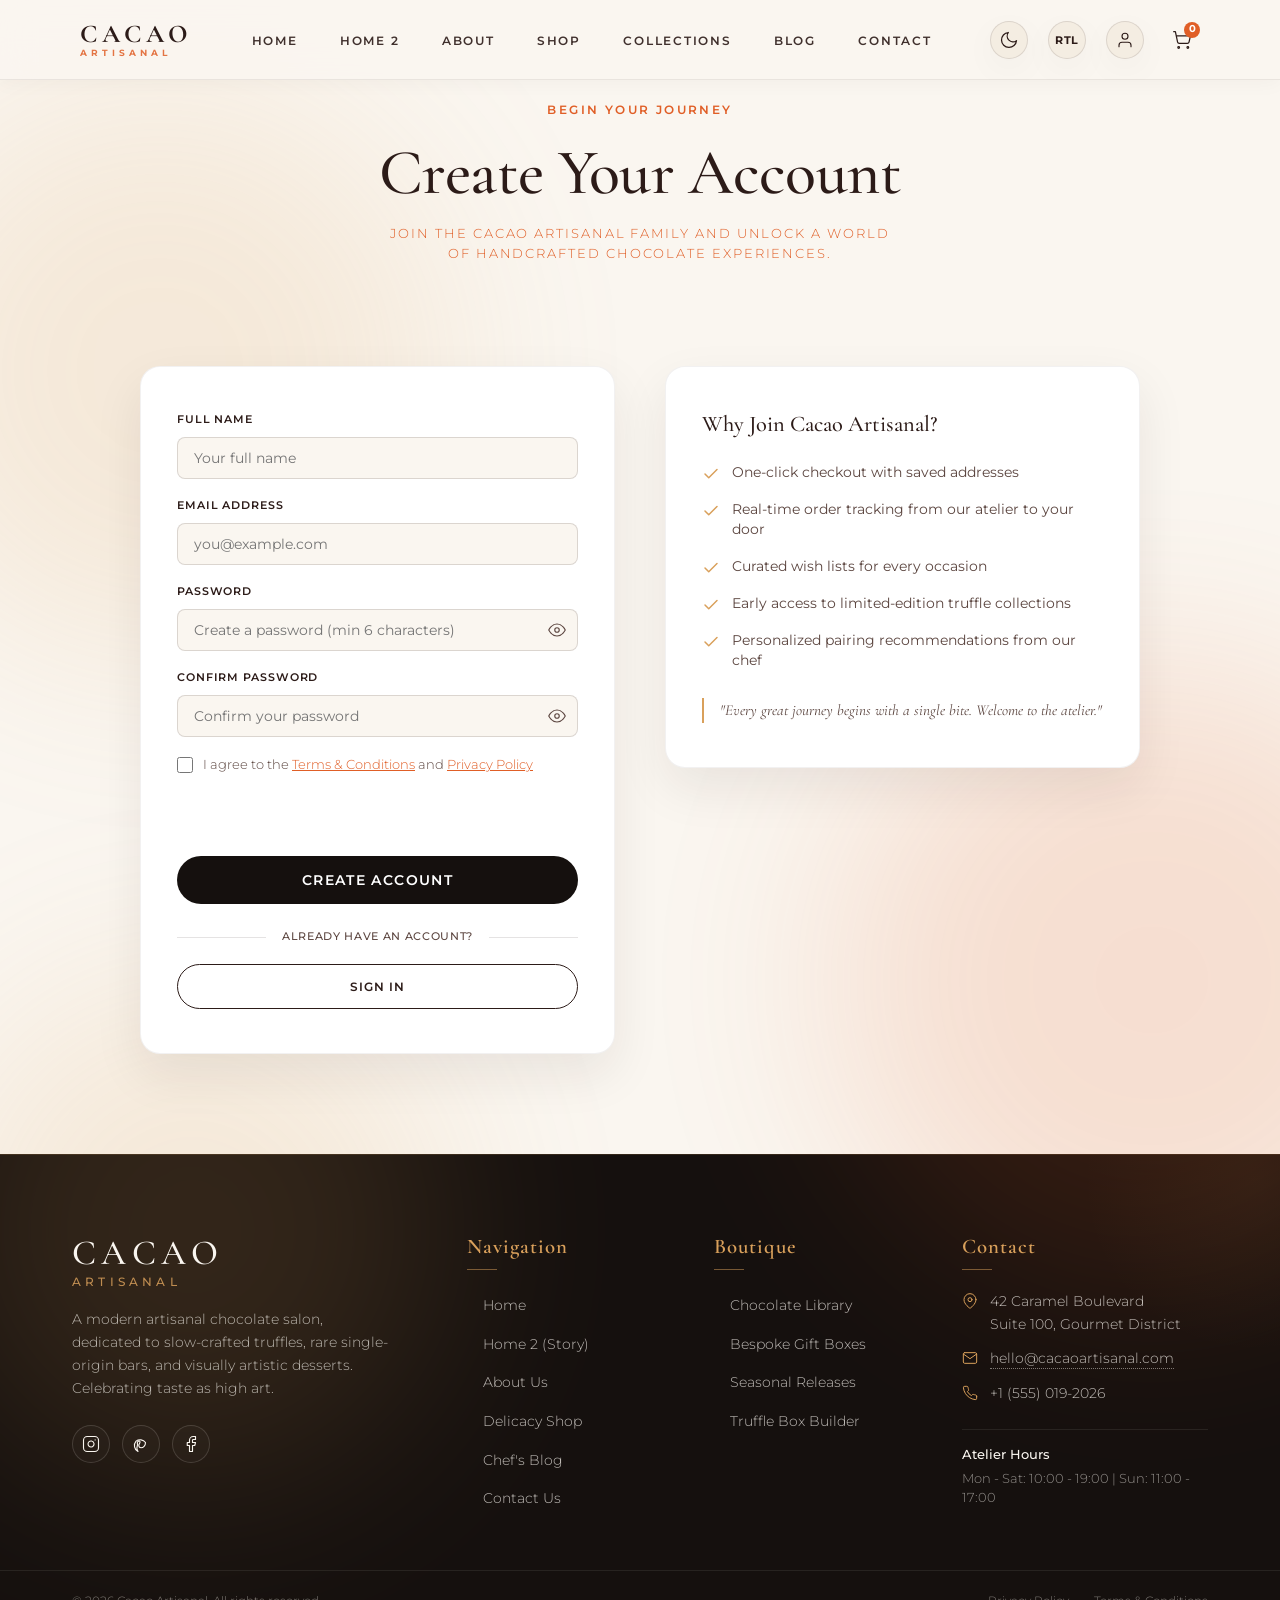
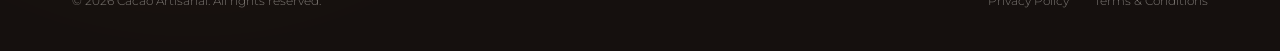
<file: signup.html>
<!DOCTYPE html>
<html lang="en">

<head>
    <script>
        (function () {
            const savedTheme = localStorage.getItem('cacao_theme') || 'light';
            document.documentElement.setAttribute('data-theme', savedTheme);
        })();
    </script>
    <meta charset="UTF-8">
    <meta name="viewport" content="width=device-width, initial-scale=1.0">
    <link rel="icon" type="image/png" href="images/favicon.png">
    <title>CACAO ARTISANAL | Create Account</title>
    <meta name="description" content="Create your Cacao Artisanal account to enjoy faster checkout, order tracking, and personalized chocolate recommendations.">
    <link rel="preconnect" href="https://fonts.googleapis.com">
    <link rel="preconnect" href="https://fonts.gstatic.com" crossorigin>
    <link href="https://fonts.googleapis.com/css2?family=Cormorant+Garamond:ital,wght@0,300;0,400;0,500;0,600;0,700;1,400&family=Montserrat:wght@200;300;400;500;600;700&display=swap" rel="stylesheet">
    <link rel="stylesheet" href="style.css">
</head>

<body>
    <div class="blob blob-1"></div>
    <div class="blob blob-2"></div>
    <div class="blob blob-3"></div>

    <header class="main-header">
        <div class="header-container">
            <a href="index.html" class="logo" id="header-logo">
                <span class="logo-main">CACAO</span>
                <span class="logo-sub">ARTISANAL</span>
            </a>

            <nav class="nav-menu" id="nav-menu">
                <ul>
                    <li><a href="index.html" class="nav-link">Home</a></li>
                    <li><a href="home2.html" class="nav-link">Home 2</a></li>
                    <li><a href="about.html" class="nav-link">About</a></li>
                    <li><a href="shop.html" class="nav-link">Shop</a></li>
                    <li><a href="collections.html" class="nav-link">Collections</a></li>
                    <li><a href="blog.html" class="nav-link">Blog</a></li>
                    <li><a href="contact.html" class="nav-link">Contact</a></li>
                </ul>
            </nav>

            <div class="nav-actions">
                <button class="theme-toggle" id="theme-toggle" aria-label="Toggle theme">
                    <span class="theme-toggle-icon-wrapper">
                        <svg class="theme-icon sun-icon" xmlns="http://www.w3.org/2000/svg" width="20" height="20" viewBox="0 0 24 24" fill="none" stroke="currentColor" stroke-width="1.5" stroke-linecap="round" stroke-linejoin="round">
                            <circle cx="12" cy="12" r="5"></circle>
                            <line x1="12" y1="1" x2="12" y2="3"></line>
                            <line x1="12" y1="21" x2="12" y2="23"></line>
                            <line x1="4.22" y1="4.22" x2="5.64" y2="5.64"></line>
                            <line x1="18.36" y1="18.36" x2="19.78" y2="19.78"></line>
                            <line x1="1" y1="12" x2="3" y2="12"></line>
                            <line x1="21" y1="12" x2="23" y2="12"></line>
                            <line x1="4.22" y1="19.78" x2="5.64" y2="18.36"></line>
                            <line x1="18.36" y1="5.64" x2="19.78" y2="4.22"></line>
                        </svg>
                        <svg class="theme-icon moon-icon" xmlns="http://www.w3.org/2000/svg" width="20" height="20" viewBox="0 0 24 24" fill="none" stroke="currentColor" stroke-width="1.5" stroke-linecap="round" stroke-linejoin="round">
                            <path d="M21 12.79A9 9 0 1 1 11.21 3 7 7 0 0 0 21 12.79z"></path>
                        </svg>
                    </span>
                </button>
                <button class="dir-toggle" id="dir-toggle" aria-label="Toggle text direction">RTL</button>
                <a href="signin.html" class="auth-btn" aria-label="Account">
                    <svg xmlns="http://www.w3.org/2000/svg" width="18" height="18" viewBox="0 0 24 24" fill="none" stroke="currentColor" stroke-width="1.5" stroke-linecap="round" stroke-linejoin="round">
                        <path d="M20 21v-2a4 4 0 0 0-4-4H8a4 4 0 0 0-4 4v2"/>
                        <circle cx="12" cy="7" r="4"/>
                    </svg>
                </a>
                <a href="cart.html" class="cart-btn" aria-label="Shopping Cart">
                    <svg xmlns="http://www.w3.org/2000/svg" width="20" height="20" viewBox="0 0 24 24" fill="none" stroke="currentColor" stroke-width="1.5" stroke-linecap="round" stroke-linejoin="round">
                        <circle cx="8" cy="21" r="1" />
                        <circle cx="19" cy="21" r="1" />
                        <path d="M2.05 2.05h2l2.66 12.42a2 2 0 0 0 2 1.58h9.78a2 2 0 0 0 1.95-1.57l1.65-7.43H5.12" />
                    </svg>
                    <span class="cart-count">0</span>
                </a>
                <button class="menu-toggle" id="menu-toggle" aria-label="Toggle Menu">
                    <span class="menu-bar"></span>
                    <span class="menu-bar"></span>
                    <span class="menu-bar"></span>
                </button>
            </div>
        </div>
    </header>

    <main>
        <section class="auth-hero">
            <div class="container text-center">
                <span class="editorial-tag">BEGIN YOUR JOURNEY</span>
                <h1 class="auth-hero-title">Create Your Account</h1>
                <p class="section-subtitle" style="max-width: 520px; margin: 0 auto; font-weight:300;">Join the Cacao Artisanal family and unlock a world of handcrafted chocolate experiences.</p>
            </div>
        </section>

        <section class="auth-section">
            <div class="container">
                <div class="auth-grid">
                    <div class="auth-card fade-in-element">
                        <form id="signup-form">
                            <div class="form-grid">
                                <div class="form-group-item form-grid-full">
                                    <label for="signup-name" class="form-label-item">Full Name</label>
                                    <input type="text" id="signup-name" class="form-input-item" placeholder="Your full name" required autocomplete="name">
                                </div>

                                <div class="form-group-item form-grid-full">
                                    <label for="signup-email" class="form-label-item">Email Address</label>
                                    <input type="email" id="signup-email" class="form-input-item" placeholder="you@example.com" required autocomplete="email">
                                </div>

                                <div class="form-group-item form-grid-full">
                                    <label for="signup-password" class="form-label-item">Password</label>
                                    <div class="password-wrapper">
                                        <input type="password" id="signup-password" class="form-input-item" placeholder="Create a password (min 6 characters)" required autocomplete="new-password" minlength="6">
                                        <button type="button" class="password-toggle" aria-label="Toggle password visibility" tabindex="-1">
                                            <svg class="eye-icon eye-open" xmlns="http://www.w3.org/2000/svg" width="18" height="18" viewBox="0 0 24 24" fill="none" stroke="currentColor" stroke-width="1.5" stroke-linecap="round" stroke-linejoin="round"><path d="M1 12s4-8 11-8 11 8 11 8-4 8-11 8-11-8-11-8z"/><circle cx="12" cy="12" r="3"/></svg>
                                            <svg class="eye-icon eye-closed" xmlns="http://www.w3.org/2000/svg" width="18" height="18" viewBox="0 0 24 24" fill="none" stroke="currentColor" stroke-width="1.5" stroke-linecap="round" stroke-linejoin="round" style="display:none;"><path d="M17.94 17.94A10.07 10.07 0 0 1 12 20c-7 0-11-8-11-8a18.45 18.45 0 0 1 5.06-5.94M9.9 4.24A9.12 9.12 0 0 1 12 4c7 0 11 8 11 8a18.5 18.5 0 0 1-2.16 3.19m-6.72-1.07a3 3 0 1 1-4.24-4.24"/><line x1="1" y1="1" x2="23" y2="23"/></svg>
                                        </button>
                                    </div>
                                </div>

                                <div class="form-group-item form-grid-full">
                                    <label for="signup-confirm" class="form-label-item">Confirm Password</label>
                                    <div class="password-wrapper">
                                        <input type="password" id="signup-confirm" class="form-input-item" placeholder="Confirm your password" required autocomplete="new-password" minlength="6">
                                        <button type="button" class="password-toggle" aria-label="Toggle password visibility" tabindex="-1">
                                            <svg class="eye-icon eye-open" xmlns="http://www.w3.org/2000/svg" width="18" height="18" viewBox="0 0 24 24" fill="none" stroke="currentColor" stroke-width="1.5" stroke-linecap="round" stroke-linejoin="round"><path d="M1 12s4-8 11-8 11 8 11 8-4 8-11 8-11-8-11-8z"/><circle cx="12" cy="12" r="3"/></svg>
                                            <svg class="eye-icon eye-closed" xmlns="http://www.w3.org/2000/svg" width="18" height="18" viewBox="0 0 24 24" fill="none" stroke="currentColor" stroke-width="1.5" stroke-linecap="round" stroke-linejoin="round" style="display:none;"><path d="M17.94 17.94A10.07 10.07 0 0 1 12 20c-7 0-11-8-11-8a18.45 18.45 0 0 1 5.06-5.94M9.9 4.24A9.12 9.12 0 0 1 12 4c7 0 11 8 11 8a18.5 18.5 0 0 1-2.16 3.19m-6.72-1.07a3 3 0 1 1-4.24-4.24"/><line x1="1" y1="1" x2="23" y2="23"/></svg>
                                        </button>
                                    </div>
                                </div>

                                <div class="form-grid-full">
                                    <div class="checkbox-group-item" style="margin-top:0;">
                                        <input type="checkbox" id="signup-terms" class="checkbox-input" required>
                                        <label for="signup-terms" class="checkbox-label">I agree to the <a href="#" style="color: var(--color-accent); text-decoration: underline;">Terms & Conditions</a> and <a href="#" style="color: var(--color-accent); text-decoration: underline;">Privacy Policy</a></label>
                                    </div>
                                </div>

                                <div class="form-grid-full">
                                    <div id="signup-form-feedback" class="form-feedback"></div>
                                </div>

                                <div class="form-grid-full" style="margin-top: 10px;">
                                    <button type="submit" class="btn btn-black-block">Create Account</button>
                                </div>
                            </div>
                        </form>

                        <div class="auth-divider">
                            <span>Already have an account?</span>
                        </div>

                        <a href="signin.html" class="btn btn-secondary-pill auth-switch-btn">Sign In</a>
                    </div>

                    <div class="auth-info-panel fade-in-element" style="transition-delay: 0.1s;">
                        <h3>Why Join Cacao Artisanal?</h3>
                        <ul class="auth-benefits-list">
                            <li>
                                <svg xmlns="http://www.w3.org/2000/svg" width="18" height="18" viewBox="0 0 24 24" fill="none" stroke="var(--color-accent-gold)" stroke-width="2" stroke-linecap="round" stroke-linejoin="round"><polyline points="20 6 9 17 4 12"/></svg>
                                <span>One-click checkout with saved addresses</span>
                            </li>
                            <li>
                                <svg xmlns="http://www.w3.org/2000/svg" width="18" height="18" viewBox="0 0 24 24" fill="none" stroke="var(--color-accent-gold)" stroke-width="2" stroke-linecap="round" stroke-linejoin="round"><polyline points="20 6 9 17 4 12"/></svg>
                                <span>Real-time order tracking from our atelier to your door</span>
                            </li>
                            <li>
                                <svg xmlns="http://www.w3.org/2000/svg" width="18" height="18" viewBox="0 0 24 24" fill="none" stroke="var(--color-accent-gold)" stroke-width="2" stroke-linecap="round" stroke-linejoin="round"><polyline points="20 6 9 17 4 12"/></svg>
                                <span>Curated wish lists for every occasion</span>
                            </li>
                            <li>
                                <svg xmlns="http://www.w3.org/2000/svg" width="18" height="18" viewBox="0 0 24 24" fill="none" stroke="var(--color-accent-gold)" stroke-width="2" stroke-linecap="round" stroke-linejoin="round"><polyline points="20 6 9 17 4 12"/></svg>
                                <span>Early access to limited-edition truffle collections</span>
                            </li>
                            <li>
                                <svg xmlns="http://www.w3.org/2000/svg" width="18" height="18" viewBox="0 0 24 24" fill="none" stroke="var(--color-accent-gold)" stroke-width="2" stroke-linecap="round" stroke-linejoin="round"><polyline points="20 6 9 17 4 12"/></svg>
                                <span>Personalized pairing recommendations from our chef</span>
                            </li>
                        </ul>
                        <p style="font-family: var(--font-serif); font-style: italic; color: var(--color-text-secondary); margin-top: 28px; font-size: 0.95rem; border-left: 2px solid var(--color-accent-gold); padding-left: 16px;">
                            "Every great journey begins with a single bite. Welcome to the atelier."
                        </p>
                    </div>
                </div>
            </div>
        </section>
    </main>

    <footer class="main-footer">
        <div class="footer-container">
            <div class="footer-brand">
                <a href="index.html" class="logo footer-logo">
                    <span class="logo-main">CACAO</span>
                    <span class="logo-sub">ARTISANAL</span>
                </a>
                <p class="footer-about-text">A modern artisanal chocolate salon, dedicated to slow-crafted truffles, rare single-origin bars, and visually artistic desserts. Celebrating taste as high art.</p>
                <div class="footer-socials">
                    <a href="#" aria-label="Instagram" target="_blank" rel="noopener noreferrer">
                        <svg xmlns="http://www.w3.org/2000/svg" width="18" height="18" viewBox="0 0 24 24" fill="none" stroke="currentColor" stroke-width="1.5" stroke-linecap="round" stroke-linejoin="round"><rect x="2" y="2" width="20" height="20" rx="5" ry="5"></rect><path d="M16 11.37A4 4 0 1 1 12.63 8 4 4 0 0 1 16 11.37z"></path><line x1="17.5" y1="6.5" x2="17.51" y2="6.5"></line></svg>
                    </a>
                    <a href="#" aria-label="Pinterest" target="_blank" rel="noopener noreferrer">
                        <svg xmlns="http://www.w3.org/2000/svg" width="18" height="18" viewBox="0 0 24 24" fill="none" stroke="currentColor" stroke-width="1.5" stroke-linecap="round" stroke-linejoin="round"><path d="M8 22a9 9 0 0 1-2.58-13.78A9 9 0 0 1 18 10c0 4.26-2.94 7-6 7a3 3 0 0 1-2.92-2.58C9 14.07 9.65 12 10.42 10.37c.56-1.18.23-2.37-.84-2.37a2.5 2.5 0 0 0-2.48 2.65c0 .6.15 1.15.35 1.6L6.5 17.5A17.7 17.7 0 0 0 8 22z"></path></svg>
                    </a>
                    <a href="#" aria-label="Facebook" target="_blank" rel="noopener noreferrer">
                        <svg xmlns="http://www.w3.org/2000/svg" width="18" height="18" viewBox="0 0 24 24" fill="none" stroke="currentColor" stroke-width="1.5" stroke-linecap="round" stroke-linejoin="round"><path d="M18 2h-3a5 5 0 0 0-5 5v3H7v4h3v8h4v-8h3l1-4h-4V7a1 1 0 0 1 1-1h3z"></path></svg>
                    </a>
                </div>
            </div>

            <div class="footer-links-col">
                <h4 class="footer-title">Navigation</h4>
                <ul>
                    <li><a href="index.html">Home</a></li>
                    <li><a href="home2.html">Home 2 (Story)</a></li>
                    <li><a href="about.html">About Us</a></li>
                    <li><a href="shop.html">Delicacy Shop</a></li>
                    <li><a href="blog.html">Chef's Blog</a></li>
                    <li><a href="contact.html">Contact Us</a></li>
                </ul>
            </div>

            <div class="footer-links-col">
                <h4 class="footer-title">Boutique</h4>
                <ul>
                    <li><a href="collections.html">Chocolate Library</a></li>
                    <li><a href="gift-box.html">Bespoke Gift Boxes</a></li>
                    <li><a href="seasonal.html">Seasonal Releases</a></li>
                    <li><a href="collections.html#custom-box-builder">Truffle Box Builder</a></li>
                </ul>
            </div>

            <div class="footer-contact-col">
                <h4 class="footer-title">Contact</h4>
                <div class="footer-contact-info">
                    <div class="footer-contact-item">
                        <svg xmlns="http://www.w3.org/2000/svg" width="16" height="16" viewBox="0 0 24 24" fill="none" stroke="currentColor" stroke-width="1.5" stroke-linecap="round" stroke-linejoin="round"><path d="M21 10c0 7-9 13-9 13s-9-6-9-13a9 9 0 0 1 18 0z"></path><circle cx="12" cy="10" r="3"></circle></svg>
                        <p>42 Caramel Boulevard<br>Suite 100, Gourmet District</p>
                    </div>
                    <div class="footer-contact-item">
                        <svg xmlns="http://www.w3.org/2000/svg" width="16" height="16" viewBox="0 0 24 24" fill="none" stroke="currentColor" stroke-width="1.5" stroke-linecap="round" stroke-linejoin="round"><path d="M4 4h16c1.1 0 2 .9 2 2v12c0 1.1-.9 2-2 2H4c-1.1 0-2-.9-2-2V6c0-1.1.9-2 2-2z"></path><polyline points="22,6 12,13 2,6"></polyline></svg>
                        <p><a href="mailto:hello@cacaoartisanal.com" style="color: inherit; text-decoration: none; border-bottom: 1px dotted rgba(250,246,240,0.45); padding-bottom: 1px; transition: var(--transition-fast);">hello@cacaoartisanal.com</a></p>
                    </div>
                    <div class="footer-contact-item">
                        <svg xmlns="http://www.w3.org/2000/svg" width="16" height="16" viewBox="0 0 24 24" fill="none" stroke="currentColor" stroke-width="1.5" stroke-linecap="round" stroke-linejoin="round"><path d="M22 16.92v3a2 2 0 0 1-2.18 2 19.79 19.79 0 0 1-8.63-3.07 19.5 19.5 0 0 1-6-6 19.79 19.79 0 0 1-3.07-8.67A2 2 0 0 1 4.11 2h3a2 2 0 0 1 2 1.72 12.84 12.84 0 0 0 .7 2.81 2 2 0 0 1-.45 2.11L8.09 9.91a16 16 0 0 0 6 6l1.27-1.27a2 2 0 0 1 2.11-.45 12.84 12.84 0 0 0 2.81.7A2 2 0 0 1 22 16.92z"></path></svg>
                        <p>+1 (555) 019-2026</p>
                    </div>
                </div>
                <div class="footer-hours">
                    <strong>Atelier Hours</strong>
                    Mon - Sat: 10:00 - 19:00 | Sun: 11:00 - 17:00
                </div>
            </div>
        </div>

        <div class="footer-bottom">
            <div class="footer-bottom-container">
                <p>&copy; 2026 Cacao Artisanal. All rights reserved.</p>
                <div class="footer-legal">
                    <a href="#">Privacy Policy</a>
                    <a href="#">Terms & Conditions</a>
                </div>
            </div>
        </div>
    </footer>

    <script src="script.js"></script>
</body>

</html>
</file>
<file: style.css>
/* ==========================================================================
   DESIGN SYSTEM & VARIABLES
   ========================================================================== */
:root {
    /* Color Palette */
    --bg-primary: #FAF6F0;
    --bg-secondary: #F4EDE2;
    --bg-tertiary: #EFE6D9;
    --color-text-primary: #2C1B18;
    --color-text-secondary: #5C4640;
    --color-accent: #E05E26;
    --color-accent-light: #F7EAE3;
    --color-accent-hover: #C54B1A;
    --color-accent-gold: #D9A05B;
    --color-black: #15100E;
    --color-white: #FFFFFF;
    
    /* Typography */
    --font-serif: 'Cormorant Garamond', serif;
    --font-sans: 'Montserrat', sans-serif;
    
    /* Layout Constants */
    --max-width: 1200px;
    --header-height: 80px;
    --header-height-mobile: 70px;
    
    /* Responsive Spacing System */
    --pad-xs: 16px;
    --pad-sm: 20px;
    --pad-md: 24px;
    --pad-lg: 32px;
    --pad-xl: 40px;
    --pad-2xl: 60px;
    --pad-3xl: 80px;
    --pad-4xl: 100px;
    
    /* Section Padding */
    --section-padding-mobile: 60px 16px;
    --section-padding-tablet: 80px 32px;
    --section-padding-desktop: 100px 40px;
    
    /* Styling Tokens */
    --radius-pill: 50px;
    --radius-card: 20px;
    --radius-btn: 30px;
    
    /* Shadows */
    --shadow-soft: 0 10px 35px rgba(44, 27, 24, 0.04);
    --shadow-medium: 0 20px 50px rgba(44, 27, 24, 0.08);
    --shadow-dark: 0 30px 60px rgba(21, 16, 14, 0.12);
    
    /* Transitions */
    --transition-smooth: all 0.6s cubic-bezier(0.16, 1, 0.3, 1);
    --transition-fast: all 0.25s cubic-bezier(0.4, 0, 0.2, 1);
}

[data-theme="dark"] {
    /* Rich cinematic dark cocoa theme */
    --bg-primary: #120908;
    --bg-secondary: #1B100E;
    --bg-tertiary: #271714;
    
    --color-text-primary: #FAF6F0;
    --color-text-secondary: #C8B3A0;
    
    --color-accent: #E5733A;
    --color-accent-light: #2D1512;
    --color-accent-hover: #F08E5E;
    --color-accent-gold: #EBB576;
    
    --color-white: #1D110F;  /* Light elements (e.g. cards) become dark cocoa */
    --color-black: #FAF6F0;  /* Dark elements / typography become light cream */
    
    /* Glowing luxury shadows */
    --shadow-soft: 0 10px 35px rgba(0, 0, 0, 0.5), 0 0 15px rgba(224, 94, 38, 0.02);
    --shadow-medium: 0 20px 50px rgba(0, 0, 0, 0.6), 0 0 25px rgba(224, 94, 38, 0.05);
    --shadow-dark: 0 30px 60px rgba(0, 0, 0, 0.7), 0 0 35px rgba(224, 94, 38, 0.1);
}

/* Smooth Theme Transitions */
body,
.main-header,
.nav-menu,
.nav-link,
.logo,
.cart-btn,
.auth-btn,
.auth-name,
.theme-toggle,
.product-card,
.featured-product-card,
.product-info,
.product-footer,
.product-title,
.product-desc,
.product-price,
.editorial-tag,
.section-title,
.section-subtitle,
.section-desc,
.btn,
.hero-content,
.hero-title,
.hero-subtitle,
.hero-desc,
.about-hero,
.collection-card,
.pairing-card,
.seasonal-card,
.plan-card,
.gift-product-card,
.countdown-card,
.summary-panel,
.gift-option,
.timeline-content,
.form-input-item,
.contact-info-card,
.blog-post-card,
.footer {
    transition: background-color 0.4s ease, color 0.4s ease, border-color 0.4s ease, box-shadow 0.4s ease;
}

/* Theme Toggle Button Layout & Animation Styles */
.theme-toggle {
    background: var(--bg-secondary);
    border: 1px solid rgba(44, 27, 24, 0.12);
    cursor: pointer;
    padding: 0;
    display: inline-flex;
    align-items: center;
    justify-content: center;
    color: var(--color-text-primary);
    border-radius: 50%;
    width: 38px;
    height: 38px;
    position: relative;
    z-index: 105;
    box-shadow: var(--shadow-soft);
    transition: all 0.4s cubic-bezier(0.16, 1, 0.3, 1);
}

.theme-toggle:hover {
    color: var(--color-accent);
    background-color: var(--bg-tertiary);
    border-color: var(--color-accent);
    box-shadow: 0 4px 12px rgba(224, 94, 38, 0.2);
    transform: translateY(-1px);
}

[data-theme="dark"] .theme-toggle {
    background: var(--bg-tertiary);
    border: 1px solid rgba(250, 246, 240, 0.15);
    box-shadow: 0 4px 15px rgba(0, 0, 0, 0.4), 0 0 10px rgba(224, 94, 38, 0.05);
}

[data-theme="dark"] .theme-toggle:hover {
    color: var(--color-accent-gold);
    background-color: var(--bg-secondary);
    border-color: var(--color-accent-gold);
    box-shadow: 0 4px 18px rgba(235, 181, 118, 0.25), 0 0 12px rgba(224, 94, 38, 0.1);
    transform: translateY(-1px);
}

.theme-toggle-icon-wrapper {
    position: relative;
    width: 20px;
    height: 20px;
    display: flex;
    align-items: center;
    justify-content: center;
}

.theme-icon {
    position: absolute;
    top: 0;
    left: 0;
    width: 100%;
    height: 100%;
    pointer-events: none;
    transition: transform 0.5s cubic-bezier(0.16, 1, 0.3, 1), opacity 0.5s cubic-bezier(0.16, 1, 0.3, 1);
}

/* Light mode (default): show Moon, hide Sun */
.sun-icon {
    opacity: 0;
    transform: rotate(90deg) scale(0);
}

.moon-icon {
    opacity: 1;
    transform: rotate(0) scale(1);
}

/* Dark mode: show Sun, hide Moon */
[data-theme="dark"] .sun-icon {
    opacity: 1;
    transform: rotate(0) scale(1);
}

[data-theme="dark"] .moon-icon {
    opacity: 0;
    transform: rotate(-90deg) scale(0);
}

/* Override borders in Dark Mode to be soft cream instead of dark chocolate */
[data-theme="dark"] .product-card,
[data-theme="dark"] .featured-product-card,
[data-theme="dark"] .product-footer,
[data-theme="dark"] .main-header,
[data-theme="dark"] .shop-sidebar,
[data-theme="dark"] .sidebar-header,
[data-theme="dark"] .filter-group,
[data-theme="dark"] .form-input-item,
[data-theme="dark"] .contact-info-card,
[data-theme="dark"] .blog-post-card,
[data-theme="dark"] .countdown-card,
[data-theme="dark"] .summary-panel,
[data-theme="dark"] .timeline-content,
[data-theme="dark"] .timeline::before,
[data-theme="dark"] .origins-card,
[data-theme="dark"] .pairing-card,
[data-theme="dark"] input,
[data-theme="dark"] textarea,
[data-theme="dark"] select,
[data-theme="dark"] hr {
    border-color: rgba(250, 246, 240, 0.08) !important;
}

/* ==========================================================================
   DARK MODE NAVBAR OVERRIDES
   ========================================================================== */
[data-theme="dark"] .main-header {
    background-color: rgba(18, 9, 8, 0.90) !important;
    backdrop-filter: blur(16px) saturate(1.8) !important;
    -webkit-backdrop-filter: blur(16px) saturate(1.8) !important;
    border-bottom-color: rgba(250, 246, 240, 0.07) !important;
    box-shadow: 0 2px 30px rgba(0, 0, 0, 0.55), 0 0 15px rgba(229, 115, 58, 0.04) !important;
}

[data-theme="dark"] .main-header.scrolled {
    background-color: rgba(18, 9, 8, 0.97) !important;
    backdrop-filter: blur(24px) saturate(2) !important;
    -webkit-backdrop-filter: blur(24px) saturate(2) !important;
    box-shadow: 0 4px 45px rgba(0, 0, 0, 0.7), 0 0 20px rgba(229, 115, 58, 0.06), 0 1px 0 rgba(250, 246, 240, 0.06) !important;
    border-bottom-color: rgba(250, 246, 240, 0.10) !important;
}

[data-theme="dark"] .logo-main {
    color: var(--color-text-primary);
    text-shadow: 0 0 30px rgba(235, 181, 118, 0.15);
}

[data-theme="dark"] .logo:hover .logo-main {
    color: var(--color-accent-gold);
}

[data-theme="dark"] .logo-sub {
    color: var(--color-accent-gold);
    opacity: 0.9;
}

[data-theme="dark"] .nav-link {
    color: var(--color-text-primary);
    opacity: 0.85;
}

[data-theme="dark"] .nav-link:hover {
    color: var(--color-accent-gold);
    opacity: 1;
}

[data-theme="dark"] .nav-link::after {
    background: linear-gradient(90deg, var(--color-accent), var(--color-accent-gold));
}

[data-theme="dark"] .cart-btn {
    color: var(--color-text-primary);
}

[data-theme="dark"] .cart-btn:hover {
    color: var(--color-accent-gold);
}

[data-theme="dark"] .auth-btn {
    color: var(--color-text-primary);
    background: var(--bg-tertiary);
    border-color: rgba(250, 246, 240, 0.15);
    box-shadow: 0 4px 15px rgba(0, 0, 0, 0.4), 0 0 10px rgba(224, 94, 38, 0.05);
}

[data-theme="dark"] .auth-btn:hover {
    color: var(--color-accent-gold);
    background-color: var(--bg-secondary);
    border-color: var(--color-accent-gold);
    box-shadow: 0 4px 18px rgba(235, 181, 118, 0.25), 0 0 12px rgba(224, 94, 38, 0.1);
    transform: translateY(-1px);
}

[data-theme="dark"] .dir-toggle {
    background: var(--bg-tertiary);
    border-color: rgba(250, 246, 240, 0.15);
    box-shadow: 0 4px 15px rgba(0, 0, 0, 0.4), 0 0 10px rgba(224, 94, 38, 0.05);
}

[data-theme="dark"] .dir-toggle:hover {
    color: var(--color-accent-gold);
    background-color: var(--bg-secondary);
    border-color: var(--color-accent-gold);
    box-shadow: 0 4px 18px rgba(235, 181, 118, 0.25), 0 0 12px rgba(224, 94, 38, 0.1);
    transform: translateY(-1px);
}

[data-theme="dark"] .menu-bar {
    background-color: var(--color-text-primary);
}

/* ==========================================================================
   RESET & BASE STYLES
   ========================================================================== */
*, *::before, *::after {
    box-sizing: border-box;
    margin: 0;
    padding: 0;
}

html {
    scroll-behavior: smooth;
    font-size: 16px;
    -webkit-font-smoothing: antialiased;
    -moz-osx-font-smoothing: grayscale;
    overflow-x: hidden;
}

body {
    background-color: var(--bg-primary);
    color: var(--color-text-primary);
    font-family: var(--font-sans);
    line-height: 1.6;
    overflow-x: hidden;
    position: relative;
}

/* Custom Scrollbar */
::-webkit-scrollbar {
    width: 8px;
}
::-webkit-scrollbar-track {
    background: var(--bg-primary);
}
::-webkit-scrollbar-thumb {
    background: var(--color-text-secondary);
    border-radius: 4px;
}
::-webkit-scrollbar-thumb:hover {
    background: var(--color-accent);
}

/* ==========================================================================
   GLOBAL UTILITIES & CONTAINER SYSTEM
   ========================================================================== */
.section-container,
.container {
    max-width: var(--max-width);
    margin: 0 auto;
    padding: 0 var(--pad-sm);
    position: relative;
    z-index: 2;
    width: 100%;
}

@media (min-width: 480px) {
    .section-container,
    .container {
        padding: 0 var(--pad-md);
    }
}

@media (min-width: 768px) {
    .section-container,
    .container {
        padding: 0 var(--pad-lg);
    }
}

@media (min-width: 992px) {
    .section-container,
    .container {
        padding: 0 var(--pad-xl);
    }
}

@media (min-width: 1200px) {
    .section-container,
    .container {
        padding: 0 var(--pad-2xl);
    }
}

/* Premium Section Wrapper with balanced spacing */
.section-wrapper {
    width: 100%;
    margin: 0 auto;
}

.section-wrapper.light {
    background-color: var(--bg-primary);
}

.section-wrapper.secondary {
    background-color: var(--bg-secondary);
}

.section-wrapper.tertiary {
    background-color: var(--bg-tertiary);
}

.section-wrapper.dark {
    background-color: var(--color-black);
    color: var(--bg-primary);
}

a {
    color: inherit;
    text-decoration: none;
    transition: var(--transition-fast);
}

img {
    max-width: 100%;
    height: auto;
    display: block;
}

li {
    list-style: none;
}

/* Typography Scale */
h1, h2, h3, h4 {
    font-family: var(--font-serif);
    font-weight: 500;
    line-height: 1.2;
}

.section-subtitle {
    display: inline-block;
    font-family: var(--font-sans);
    font-size: 0.8rem;
    font-weight: 600;
    text-transform: uppercase;
    letter-spacing: 0.15em;
    color: var(--color-accent);
    margin-bottom: 12px;
}

/* Defensive override against external browser/dictionary extensions wrapping subtitle words */
.section-subtitle * {
    color: inherit !important;
    background: transparent !important;
    font-weight: inherit !important;
}

.section-title {
    font-size: clamp(2rem, 4vw, 3.2rem);
    color: var(--color-text-primary);
    margin-bottom: 24px;
}

.text-large {
    font-size: clamp(2.2rem, 5vw, 3.8rem);
    line-height: 1.1;
}

.section-desc {
    font-size: 1.1rem;
    color: var(--color-text-secondary);
    margin-bottom: 30px;
    font-weight: 300;
}

.text-center {
    text-align: center;
}

.header-underline {
    width: 60px;
    height: 2px;
    background-color: var(--color-accent);
    margin: 16px auto 0 auto;
}

/* Buttons */
.btn {
    display: inline-flex;
    align-items: center;
    justify-content: center;
    font-family: var(--font-sans);
    font-size: 0.85rem;
    font-weight: 600;
    text-transform: uppercase;
    letter-spacing: 0.1em;
    padding: 16px 36px;
    border-radius: var(--radius-pill);
    border: 1px solid transparent;
    cursor: pointer;
    transition: var(--transition-smooth);
    position: relative;
    overflow: hidden;
    z-index: 1;
}

.btn-primary {
    background-color: var(--color-black);
    color: var(--bg-primary);
}

.btn-primary::before {
    content: '';
    position: absolute;
    top: 0;
    left: 0;
    width: 100%;
    height: 100%;
    background-color: var(--color-accent);
    transform: scaleX(0);
    transform-origin: right;
    transition: transform 0.5s cubic-bezier(0.16, 1, 0.3, 1);
    z-index: -1;
}

.btn-primary:hover::before {
    transform: scaleX(1);
    transform-origin: left;
}

.btn-primary:hover {
    color: var(--color-white);
    border-color: var(--color-accent);
    box-shadow: 0 8px 25px rgba(224, 94, 38, 0.25);
}

.btn-secondary {
    background-color: transparent;
    color: var(--color-text-primary);
    border-color: var(--color-text-primary);
}

.btn-secondary:hover {
    background-color: var(--color-text-primary);
    color: var(--bg-primary);
}

.btn-black-pill {
    background-color: var(--color-black);
    color: var(--color-white);
    padding: 12px 28px;
    font-size: 0.75rem;
    letter-spacing: 0.08em;
}

.btn-black-pill:hover {
    background-color: var(--color-accent);
    box-shadow: 0 5px 15px rgba(224, 94, 38, 0.2);
}

.btn-line-pill {
    display: inline-flex;
    align-items: center;
    gap: 8px;
    background-color: transparent;
    color: var(--color-text-primary);
    padding: 12px 28px;
    font-size: 0.75rem;
    letter-spacing: 0.08em;
    border: 1px solid var(--color-text-primary);
    border-radius: var(--radius-pill);
    opacity: 0.65;
    transition: var(--transition-fast);
}

.btn-line-pill:hover {
    border-color: var(--color-accent);
    color: var(--color-accent);
    opacity: 1;
    background-color: rgba(224, 94, 38, 0.06);
    box-shadow: 0 4px 15px rgba(224, 94, 38, 0.12);
    transform: translateY(-2px);
}

.btn-adding {
    transform: translateY(-1px) scale(0.98);
    box-shadow: 0 12px 28px rgba(224, 94, 38, 0.18);
}

.button-checkmark {
    display: inline-flex;
    align-items: center;
    justify-content: center;
    font-size: 0.95rem;
    width: 24px;
    height: 24px;
}

.cart-toast {
    position: fixed;
    bottom: 30px;
    left: 50%;
    transform: translateX(-50%) translateY(14px);
    background-color: rgba(21, 16, 14, 0.98) !important;
    color: #FAF6F0 !important;
    padding: 14px 28px;
    border-radius: 30px;
    font-family: var(--font-sans);
    font-size: 0.88rem;
    font-weight: 600 !important;
    line-height: 1.45;
    text-align: center;
    letter-spacing: 0.03em;
    max-width: 90vw;
    width: max-content;
    box-shadow: 0 10px 35px rgba(0, 0, 0, 0.5), 0 0 0 1px rgba(255, 255, 255, 0.2) !important;
    opacity: 0;
    pointer-events: none;
    transition: opacity 0.3s cubic-bezier(0.16, 1, 0.3, 1), transform 0.3s cubic-bezier(0.16, 1, 0.3, 1);
    z-index: 99999 !important;
}

.cart-toast.visible {
    opacity: 1 !important;
    transform: translateX(-50%) translateY(0) !important;
}

/* Defensive overrides for all child elements in cart-toast against browser extensions/theme wrappers */
.cart-toast,
.cart-toast * {
    color: #FAF6F0 !important;
    background: transparent !important;
    font-family: var(--font-sans) !important;
    font-size: inherit !important;
    font-weight: inherit !important;
    text-shadow: none !important;
}

.count-bounce {
    animation: cart-bounce 0.35s ease;
}

@keyframes cart-bounce {
    0%, 100% { transform: scale(1); }
    50% { transform: scale(1.25); }
}

.cart-page {
    padding: var(--section-padding-mobile);
    background-color: var(--bg-primary);
}

@media (min-width: 768px) {
    .cart-page {
        padding: var(--section-padding-tablet);
    }
}

@media (min-width: 992px) {
    .cart-page {
        padding: var(--section-padding-desktop);
    }
}

.cart-page-hero {
    padding-bottom: 30px;
}

.cart-page-hero h1 {
    font-size: clamp(2.2rem, 4vw, 3.4rem);
    margin-bottom: 14px;
}

.cart-page-grid {
    display: grid;
    gap: 32px;
}

@media (min-width: 992px) {
    .cart-page-grid {
        grid-template-columns: 1.8fr 0.95fr;
        align-items: start;
    }
}

.cart-summary-card {
    background-color: var(--bg-secondary);
    border: 1px solid rgba(44, 27, 24, 0.08);
    border-radius: var(--radius-card);
    padding: 32px;
    box-shadow: var(--shadow-soft);
}

.cart-summary-card p {
    color: var(--color-text-secondary);
    font-size: 0.9rem;
    line-height: 1.7;
    margin-bottom: 24px;
}

.cart-summary-title {
    font-size: 1.15rem;
    font-weight: 700;
    letter-spacing: 0.08em;
    color: var(--color-text-primary);
    margin-bottom: 18px;
    text-transform: uppercase;
}

.cart-summary-row {
    display: flex;
    justify-content: space-between;
    gap: 20px;
    font-size: 1rem;
    font-weight: 600;
    margin-bottom: 18px;
}

.cart-summary-row span:last-child {
    color: var(--color-accent);
}

.cart-page-items .cart-item {
    background-color: var(--bg-secondary);
    border-radius: 24px;
    padding: 22px;
    box-shadow: var(--shadow-soft);
    align-items: center;
}

.cart-page-items .cart-item + .cart-item {
    margin-top: 20px;
}

.cart-page-items .cart-item-img {
    width: 88px;
    height: 88px;
    border-radius: 18px;
    object-fit: cover;
}

.cart-page-items .cart-item-details {
    gap: 14px;
}

.cart-page-items .cart-item-quantity {
    flex-wrap: wrap;
}

.btn-secondary-pill {
    background-color: transparent;
    color: var(--color-text-primary);
    border: 1px solid var(--color-text-primary);
    padding: 12px 28px;
    font-size: 0.75rem;
    letter-spacing: 0.08em;
}

.btn-secondary-pill:hover {
    background-color: var(--color-text-primary);
    color: var(--color-white);
}

.btn-black-block {
    display: flex;
    width: 100%;
    background-color: var(--color-black);
    color: var(--color-white);
    padding: 16px;
    border-radius: var(--radius-pill);
    font-family: var(--font-sans);
    font-weight: 600;
    font-size: 0.85rem;
    letter-spacing: 0.1em;
    text-transform: uppercase;
    border: none;
    cursor: pointer;
    transition: var(--transition-fast);
}

.btn-black-block:hover {
    background-color: var(--color-accent);
}

/* ==========================================================================
   DECORATIVE ORGANC BLOBS & SHAPES
   ========================================================================== */
.blob {
    position: absolute;
    border-radius: 50%;
    filter: blur(100px);
    opacity: 0.15;
    z-index: 1;
    pointer-events: none;
}

.blob-1 {
    top: 5%;
    left: -10%;
    width: 45vw;
    height: 45vw;
    background-color: var(--color-accent-gold);
    animation: floatBlob 25s infinite alternate ease-in-out;
}

.blob-2 {
    top: 40%;
    right: -15%;
    width: 50vw;
    height: 50vw;
    background-color: var(--color-accent);
    animation: floatBlob 30s infinite alternate-reverse ease-in-out;
}

.blob-3 {
    bottom: 10%;
    left: -5%;
    width: 40vw;
    height: 40vw;
    background-color: var(--color-accent-gold);
    animation: floatBlob 22s infinite alternate ease-in-out 3s;
}

.section-shape {
    position: absolute;
    pointer-events: none;
    z-index: 1;
    opacity: 0.2;
}

.orange-blob-1 {
    top: 10%;
    right: 5%;
    width: 300px;
    height: 300px;
    background: radial-gradient(circle, rgba(224,94,38,0.25) 0%, rgba(224,94,38,0) 70%);
    filter: blur(40px);
}

.orange-blob-2 {
    bottom: 5%;
    left: 2%;
    width: 400px;
    height: 400px;
    background: radial-gradient(circle, rgba(217,160,91,0.2) 0%, rgba(217,160,91,0) 75%);
    filter: blur(50px);
}

@keyframes floatBlob {
    0% { transform: translate(0, 0) scale(1); }
    50% { transform: translate(4vw, -6vw) scale(1.15); }
    100% { transform: translate(-3vw, 4vw) scale(0.9); }
}

/* ==========================================================================
   NAVIGATION BAR
   ========================================================================== */
.main-header {
    position: fixed;
    top: 0;
    left: 0;
    width: 100%;
    height: var(--header-height);
    z-index: 100;
    transition: background-color 0.5s cubic-bezier(0.16, 1, 0.3, 1),
                height 0.4s cubic-bezier(0.16, 1, 0.3, 1),
                box-shadow 0.4s ease,
                border-color 0.4s ease;
    /* Always visible — soft frosted glass even at page top */
    background-color: rgba(250, 246, 240, 0.92);
    backdrop-filter: blur(16px) saturate(1.4);
    -webkit-backdrop-filter: blur(16px) saturate(1.4);
    border-bottom: 1px solid rgba(44, 27, 24, 0.08);
    box-shadow: 0 2px 20px rgba(44, 27, 24, 0.04);
}

.main-header.scrolled {
    background-color: rgba(250, 246, 240, 0.97);
    backdrop-filter: blur(24px) saturate(1.6);
    -webkit-backdrop-filter: blur(24px) saturate(1.6);
    box-shadow: 0 4px 40px rgba(44, 27, 24, 0.10), 0 1px 0 rgba(44, 27, 24, 0.06);
    height: 68px;
    border-bottom: 1px solid rgba(44, 27, 24, 0.10);
}

.header-container {
    max-width: var(--max-width);
    height: 100%;
    margin: 0 auto;
    padding: 0 24px;
    display: flex;
    align-items: center;
    justify-content: space-between;
}

@media (min-width: 768px) {
    .header-container {
        padding: 0 40px;
    }
}

/* Logo styling */
.logo {
    display: flex;
    flex-direction: column;
    line-height: 1;
    z-index: 102;
}

.logo-main {
    font-family: var(--font-serif);
    font-size: 1.6rem;
    font-weight: 700;
    letter-spacing: 0.18em;
    color: var(--color-text-primary);
    transition: color 0.3s ease;
}

.logo:hover .logo-main {
    color: var(--color-accent);
}

.logo-sub {
    font-family: var(--font-sans);
    font-size: 0.55rem;
    font-weight: 700;
    letter-spacing: 0.45em;
    color: var(--color-accent);
    margin-top: 3px;
    text-transform: uppercase;
    opacity: 0.85;
}

/* Nav Menu Desktop */
.nav-menu {
    display: none;
}

.nav-menu ul {
    display: flex;
    gap: clamp(24px, 3vw, 40px);
    flex-wrap: wrap;
    align-items: center;
}

.nav-link {
    font-family: var(--font-sans);
    font-size: 0.78rem;
    font-weight: 600;
    letter-spacing: 0.14em;
    text-transform: uppercase;
    color: var(--color-text-primary);
    position: relative;
    padding: 10px 2px;
    transition: color 0.25s ease;
    opacity: 0.9;
}

.nav-link::after {
    content: '';
    position: absolute;
    bottom: 4px;
    left: 0;
    width: 100%;
    height: 2px;
    background: linear-gradient(90deg, var(--color-accent), var(--color-accent-gold));
    border-radius: 2px;
    transform: scaleX(0);
    transform-origin: right;
    transition: transform 0.4s cubic-bezier(0.16, 1, 0.3, 1);
}

.nav-link:hover {
    color: var(--color-accent);
    opacity: 1;
}

.nav-link:hover::after {
    transform: scaleX(1);
    transform-origin: left;
}

/* Actions */
.nav-actions {
    display: flex;
    align-items: center;
    gap: 20px;
    z-index: 102;
}

@media (max-width: 480px) {
    .nav-actions {
        gap: 12px;
    }
}

.cart-btn {
    position: relative;
    color: var(--color-text-primary);
    padding: 8px;
    display: flex;
    align-items: center;
    justify-content: center;
}

.cart-btn:hover {
    color: var(--color-accent);
}

.auth-btn {
    position: relative;
    color: var(--color-text-primary);
    padding: 0;
    display: inline-flex;
    align-items: center;
    justify-content: center;
    width: 38px;
    height: 38px;
    border-radius: 50%;
    background: var(--bg-secondary);
    border: 1px solid rgba(44, 27, 24, 0.12);
    text-decoration: none;
    transition: all 0.4s cubic-bezier(0.16, 1, 0.3, 1);
    box-shadow: var(--shadow-soft);
}

.auth-btn:hover {
    color: var(--color-accent);
    background-color: var(--bg-tertiary);
    border-color: var(--color-accent);
    box-shadow: 0 4px 12px rgba(224, 94, 38, 0.2);
    transform: translateY(-1px);
}

.auth-btn.logged-in:hover {
    color: var(--color-accent-gold);
}

.auth-name {
    font-family: var(--font-sans);
    font-size: 0.7rem;
    font-weight: 600;
    letter-spacing: 0.02em;
    max-width: 70px;
    overflow: hidden;
    text-overflow: ellipsis;
    white-space: nowrap;
}

.cart-count {
    position: absolute;
    top: 0;
    right: 0;
    background-color: var(--color-accent);
    color: var(--color-white);
    font-size: 0.65rem;
    font-weight: 700;
    width: 16px;
    height: 16px;
    border-radius: 50%;
    display: flex;
    align-items: center;
    justify-content: center;
    font-family: var(--font-sans);
}

/* Hamburger Menu Toggle */
.menu-toggle {
    display: flex;
    flex-direction: column;
    justify-content: space-between;
    width: 24px;
    height: 16px;
    background: none;
    border: none;
    cursor: pointer;
    padding: 0;
}

.menu-bar {
    width: 100%;
    height: 1.5px;
    background-color: var(--color-text-primary);
    transition: var(--transition-fast);
}

@media (min-width: 992px) {
    .nav-menu {
        display: block;
    }
    .menu-toggle {
        display: none;
    }
}

/* Navigation Open State for Mobile Menu */
.nav-menu.active {
    display: flex;
    flex-direction: column;
    position: fixed;
    top: 0;
    left: 0;
    width: 100%;
    height: 100vh;
    background-color: var(--bg-primary);
    padding: 120px 40px 40px 40px;
    z-index: 101;
    animation: slideDown 0.5s cubic-bezier(0.16, 1, 0.3, 1) forwards;
}

.nav-menu.active ul {
    flex-direction: column;
    gap: 30px;
    align-items: center;
}

.nav-menu.active .nav-link {
    font-size: 1.5rem;
    font-family: var(--font-serif);
    text-transform: capitalize;
    letter-spacing: 0.05em;
    font-weight: 500;
}

.menu-toggle.active .menu-bar:nth-child(1) {
    transform: translateY(7px) rotate(45deg);
}

.menu-toggle.active .menu-bar:nth-child(2) {
    opacity: 0;
}

.menu-toggle.active .menu-bar:nth-child(3) {
    transform: translateY(-7px) rotate(-45deg);
}

@keyframes slideDown {
    from { opacity: 0; transform: translateY(-30px); }
    to { opacity: 1; transform: translateY(0); }
}

/* ==========================================================================
   HERO SECTION
   ========================================================================== */
.hero-section {
    padding-top: calc(var(--header-height) + var(--pad-lg));
    padding-bottom: var(--pad-4xl);
    min-height: 100vh;
    display: flex;
    align-items: center;
    position: relative;
    overflow: hidden;
    background-color: var(--bg-primary);
}

@media (max-width: 768px) {
    .hero-section {
        padding-top: calc(var(--header-height-mobile) + var(--pad-lg));
        padding-bottom: var(--pad-3xl);
    }
}

.hero-container {
    max-width: var(--max-width);
    margin: 0 auto;
    padding: 0 var(--pad-sm);
    display: grid;
    grid-template-columns: 1fr;
    gap: var(--pad-3xl);
    align-items: center;
    position: relative;
    width: 100%;
    z-index: 2;
}

@media (min-width: 480px) {
    .hero-container {
        padding: 0 var(--pad-md);
    }
}

@media (min-width: 768px) {
    .hero-container {
        padding: 0 var(--pad-lg);
        gap: var(--pad-2xl);
    }
}

@media (min-width: 992px) {
    .hero-container {
        grid-template-columns: 1.1fr 0.9fr;
        padding: 0 var(--pad-xl);
        gap: var(--pad-3xl);
    }
}

@media (min-width: 1200px) {
    .hero-container {
        padding: 0 var(--pad-2xl);
    }
}

/* Hero decorative rings */
.hero-shape {
    position: absolute;
    border-radius: 50%;
    pointer-events: none;
    z-index: -1;
}

.hero-shape-1 {
    top: 15%;
    right: 8%;
    width: 90px;
    height: 90px;
    border: 1px solid var(--color-accent);
    opacity: 0.2;
    animation: floatShape 10s infinite alternate ease-in-out;
}

.hero-shape-2 {
    bottom: 15%;
    left: 50%;
    width: 50px;
    height: 50px;
    border: 1px solid var(--color-accent-gold);
    opacity: 0.2;
    animation: floatShape 14s infinite alternate-reverse ease-in-out 1s;
}

@keyframes floatShape {
    0% { transform: translateY(0) rotate(0deg); }
    100% { transform: translateY(-25px) rotate(180deg); }
}

.hero-content {
    display: flex;
    flex-direction: column;
}

.hero-badge {
    align-self: flex-start;
    font-family: var(--font-sans);
    font-size: 0.65rem;
    font-weight: 600;
    text-transform: uppercase;
    letter-spacing: 0.2em;
    color: var(--color-accent);
    border: 1px solid rgba(224, 94, 38, 0.2);
    padding: 7px 18px;
    border-radius: var(--radius-pill);
    margin-bottom: 28px;
    background: transparent;
}

.hero-title {
    font-size: clamp(2.5rem, 5.5vw, 4.6rem);
    line-height: 1.08;
    color: var(--color-text-primary);
    margin-bottom: 20px;
    letter-spacing: -0.02em;
}

.highlight-text {
    color: var(--color-accent);
    font-style: italic;
    font-weight: 400;
}

.hero-description {
    font-size: clamp(1rem, 2vw, 1.2rem);
    font-weight: 300;
    color: var(--color-text-secondary);
    margin-bottom: 40px;
    max-width: 480px;
    line-height: 1.7;
}

.hero-cta-wrapper {
    display: flex;
    flex-wrap: wrap;
    gap: 20px;
    margin-bottom: 50px;
}

@media (max-width: 480px) {
    .hero-cta-wrapper {
        flex-direction: column;
    }
    .hero-cta-wrapper .btn {
        width: 100%;
    }
}

/* Stats */
.hero-stats {
    display: flex;
    gap: 40px;
    border-top: 1px solid rgba(44, 27, 24, 0.08);
    padding-top: 30px;
}

.stat-item {
    display: flex;
    flex-direction: column;
}

.stat-icon {
    width: 24px;
    height: 24px;
    color: var(--color-accent-gold);
    margin-bottom: 8px;
    opacity: 0.9;
}

.stat-num {
    font-family: var(--font-serif);
    font-size: 2.2rem;
    font-weight: 600;
    color: var(--color-accent);
    line-height: 1;
}

.stat-symbol {
    font-size: 0.7em;
    opacity: 0.6;
    margin-right: 2px;
    vertical-align: middle;
}

.stat-label {
    font-family: var(--font-sans);
    font-size: 0.65rem;
    text-transform: uppercase;
    letter-spacing: 0.1em;
    color: var(--color-text-secondary);
    margin-top: 5px;
}

/* Hero Visual */
.hero-visual {
    display: flex;
    justify-content: center;
    position: relative;
}

.hero-image-wrapper {
    position: relative;
    border-radius: 20px;
    overflow: visible;
    max-width: 420px;
    background-color: var(--bg-primary);
    transition: var(--transition-smooth);
}

.hero-image-wrapper::before {
    content: '';
    position: absolute;
    inset: -12px;
    border-radius: 32px;
    background: linear-gradient(135deg, var(--color-accent) 0%, var(--color-accent-gold) 100%);
    opacity: 0.15;
    z-index: -1;
}

.hero-image-wrapper::after {
    content: '';
    position: absolute;
    bottom: -20px;
    left: 10%;
    width: 80%;
    height: 30px;
    background: radial-gradient(ellipse, rgba(44,27,24,0.15) 0%, transparent 70%);
    z-index: -1;
}

.hero-image-wrapper:hover {
    transform: translateY(-4px);
}

.hero-image {
    border-radius: 20px;
    width: 100%;
    object-fit: cover;
    aspect-ratio: 0.85;
    box-shadow: var(--shadow-dark);
}

/* Hero Decorative Line */
.hero-visual::after {
    content: '';
    position: absolute;
    bottom: -30px;
    width: 60%;
    height: 1px;
    background: linear-gradient(90deg, transparent, var(--color-accent), transparent);
    opacity: 0.3;
}

/* Rotating Badge — gold ring */
.floating-badge {
    position: absolute;
    top: -35px;
    right: -15px;
    width: 110px;
    height: 110px;
    border-radius: 50%;
    display: flex;
    align-items: center;
    justify-content: center;
    z-index: 10;
    animation: rotateBadge 25s linear infinite;
    background: var(--color-accent-gold);
    box-shadow: 0 4px 25px rgba(212, 175, 55, 0.4);
}

.floating-badge::before {
    content: '';
    position: absolute;
    inset: -3px;
    border-radius: 50%;
    border: 2px solid var(--color-accent-gold);
}

.badge-icon {
    position: absolute;
    color: var(--color-white);
    font-size: 1.3rem;
}

.floating-badge svg text {
    fill: var(--color-white);
    font-size: 9px;
    font-weight: 700;
    letter-spacing: 1.5px;
}

.floating-badge svg {
    width: 100%;
    height: 100%;
    color: var(--color-white);
}

@keyframes rotateBadge {
    from { transform: rotate(0deg); }
    to { transform: rotate(360deg); }
}

/* ==========================================================================
   INTRO PHILOSOPHY SECTION
   ========================================================================== */
.about-section {
    padding: var(--section-padding-mobile);
    background-color: var(--bg-secondary);
    position: relative;
}

@media (min-width: 768px) {
    .about-section {
        padding: var(--section-padding-tablet);
    }
}

@media (min-width: 992px) {
    .about-section {
        padding: var(--section-padding-desktop);
    }
}

.about-container {
    max-width: var(--max-width);
    margin: 0 auto;
    padding: 0 var(--pad-sm);
    width: 100%;
}

@media (min-width: 480px) {
    .about-container {
        padding: 0 var(--pad-md);
    }
}

@media (min-width: 768px) {
    .about-container {
        padding: 0 var(--pad-lg);
    }
}

@media (min-width: 992px) {
    .about-container {
        padding: 0 var(--pad-xl);
    }
}

@media (min-width: 1200px) {
    .about-container {
        padding: 0 var(--pad-2xl);
    }
}

.about-grid {
    display: grid;
    grid-template-columns: 1fr;
    gap: var(--pad-3xl);
    align-items: center;
}

@media (min-width: 992px) {
    .about-grid {
        grid-template-columns: 1fr 1fr;
        gap: var(--pad-3xl);
    }
}

.about-text-col {
    display: flex;
    flex-direction: column;
}

.signature {
    margin-top: 30px;
    display: flex;
    flex-direction: column;
}

.sig-name {
    font-family: var(--font-serif);
    font-size: 1.8rem;
    font-style: italic;
    color: var(--color-accent);
}

.sig-title {
    font-size: 0.7rem;
    font-weight: 600;
    text-transform: uppercase;
    letter-spacing: 0.1em;
    color: var(--color-text-secondary);
    margin-top: 5px;
}

/* Offset Image Frame */
.about-visual-col {
    display: flex;
    justify-content: center;
}

.image-offset-frame {
    position: relative;
    width: 100%;
    max-width: 440px;
}

.offset-bg {
    position: absolute;
    top: 15px;
    left: -15px;
    width: calc(100% + 15px);
    height: calc(100% + 15px);
    background-color: transparent;
    border: 1px solid var(--color-accent);
    border-radius: var(--radius-card);
    z-index: 1;
}

.offset-image {
    position: relative;
    border-radius: var(--radius-card);
    box-shadow: var(--shadow-medium);
    z-index: 2;
    width: 100%;
    aspect-ratio: 1.1;
    object-fit: cover;
    transition: var(--transition-smooth);
}

.image-offset-frame:hover .offset-image {
    transform: translate(5px, -5px);
}

/* ==========================================================================
   TRUFFLES SHOWCASE SECTION
   ========================================================================== */
.truffles-section {
    padding: var(--section-padding-mobile);
    position: relative;
    overflow: hidden;
    background-color: var(--bg-primary);
}

@media (min-width: 768px) {
    .truffles-section {
        padding: var(--section-padding-tablet);
    }
}

@media (min-width: 992px) {
    .truffles-section {
        padding: var(--section-padding-desktop);
    }
}

.truffles-container {
    max-width: var(--max-width);
    margin: 0 auto;
    padding: 0 var(--pad-sm);
    width: 100%;
}

@media (min-width: 480px) {
    .truffles-container {
        padding: 0 var(--pad-md);
    }
}

@media (min-width: 768px) {
    .truffles-container {
        padding: 0 var(--pad-lg);
    }
}

@media (min-width: 992px) {
    .truffles-container {
        padding: 0 var(--pad-xl);
    }
}

@media (min-width: 1200px) {
    .truffles-container {
        padding: 0 var(--pad-2xl);
    }
}

.truffles-header {
    display: grid;
    grid-template-columns: 1fr;
    gap: var(--pad-lg);
    margin-bottom: var(--pad-3xl);
}

@media (min-width: 768px) {
    .truffles-header {
        grid-template-columns: 1.2fr 0.8fr;
        align-items: flex-end;
    }
}

.truffle-showcase-grid {
    display: grid;
    grid-template-columns: 1fr;
    gap: var(--pad-3xl);
}

@media (min-width: 992px) {
    .truffle-showcase-grid {
        grid-template-columns: 1.1fr 0.9fr;
        align-items: center;
        gap: var(--pad-3xl);
    }
}

.truffle-list-grid {
    display: grid;
    grid-template-columns: 1fr;
    gap: var(--pad-lg);
}

@media (min-width: 480px) {
    .truffle-list-grid {
        grid-template-columns: repeat(auto-fit, minmax(260px, 1fr));
    }
}

@media (min-width: 992px) {
    .truffle-list-grid {
        grid-template-columns: 1fr;
    }
}

.truffle-item-card {
    background-color: var(--bg-primary);
    border: 1px solid rgba(44, 27, 24, 0.06);
    border-radius: var(--radius-card);
    padding: 20px;
    display: flex;
    gap: 20px;
    align-items: center;
    transition: var(--transition-smooth);
}

.truffle-item-card:hover {
    transform: translateX(5px);
    border-color: rgba(224, 94, 38, 0.3);
    box-shadow: var(--shadow-soft);
}

.truffle-item-img-wrapper {
    width: 80px;
    height: 80px;
    border-radius: 50%;
    overflow: hidden;
    flex-shrink: 0;
    background-color: var(--bg-secondary);
}

.truffle-item-img {
    width: 100%;
    height: 100%;
    object-fit: cover;
    transition: var(--transition-fast);
}

.truffle-item-card:hover .truffle-item-img {
    transform: scale(1.1);
}

.truffle-item-info {
    flex-grow: 1;
    display: flex;
    flex-direction: column;
}

.truffle-item-num {
    font-size: 0.65rem;
    font-weight: 600;
    color: var(--color-accent);
    margin-bottom: 4px;
}

.truffle-item-name {
    font-size: 1.15rem;
    color: var(--color-text-primary);
    margin-bottom: 6px;
}

.truffle-item-desc {
    font-size: 0.8rem;
    color: var(--color-text-secondary);
    font-weight: 300;
    line-height: 1.4;
    margin-bottom: 12px;
}

.truffle-item-footer {
    display: flex;
    justify-content: space-between;
    align-items: center;
}

.truffle-item-price {
    font-size: 0.85rem;
    font-weight: 600;
    color: var(--color-text-primary);
}

.add-to-cart-icon {
    width: 32px;
    height: 32px;
    border-radius: 50%;
    background-color: var(--color-black);
    color: var(--color-white);
    border: none;
    display: flex;
    align-items: center;
    justify-content: center;
    cursor: pointer;
    transition: var(--transition-fast);
}

.add-to-cart-icon:hover {
    background-color: var(--color-accent);
    transform: scale(1.1);
}

/* ==========================================================================
   COLLECTIONS SECTION
   ========================================================================== */
.collections-section {
    padding: var(--section-padding-mobile);
    background-color: var(--bg-secondary);
}

@media (min-width: 768px) {
    .collections-section {
        padding: var(--section-padding-tablet);
    }
}

@media (min-width: 992px) {
    .collections-section {
        padding: var(--section-padding-desktop);
    }
}

.collections-container {
    max-width: var(--max-width);
    margin: 0 auto;
    padding: 0 var(--pad-sm);
    width: 100%;
}

@media (min-width: 480px) {
    .collections-container {
        padding: 0 var(--pad-md);
    }
}

@media (min-width: 768px) {
    .collections-container {
        padding: 0 var(--pad-lg);
    }
}

@media (min-width: 992px) {
    .collections-container {
        padding: 0 var(--pad-xl);
    }
}

@media (min-width: 1200px) {
    .collections-container {
        padding: 0 var(--pad-2xl);
    }
}

.products-grid {
    display: grid;
    grid-auto-rows: minmax(0, auto);
    grid-template-columns: 1fr;
    gap: 20px; /* Sneug compact gap for luxury grid symmetry */
    margin-top: var(--pad-xl); /* Reduced from var(--pad-3xl) to close vertical gaps */
    align-items: stretch;
}

@media (min-width: 768px) {
    .products-grid {
        grid-template-columns: 1fr 1fr;
        gap: 20px;
    }
}

@media (min-width: 992px) {
    .products-grid {
        grid-template-columns: repeat(3, 1fr);
        gap: 20px;
    }
}

/* Product Card */
.product-card {
    background-color: var(--color-white); /* Pure white in light, dark chocolate in dark mode */
    border-radius: 16px; /* Modern, refined curve */
    overflow: hidden;
    box-shadow: 0 4px 20px rgba(44, 27, 24, 0.02);
    display: flex;
    flex-direction: column;
    height: 100%;
    transition: transform 0.4s cubic-bezier(0.16, 1, 0.3, 1), 
                box-shadow 0.4s cubic-bezier(0.16, 1, 0.3, 1), 
                border-color 0.4s cubic-bezier(0.16, 1, 0.3, 1);
    border: 1px solid rgba(44, 27, 24, 0.05);
}

.product-card:hover {
    transform: translateY(-6px);
    box-shadow: 0 16px 36px rgba(44, 27, 24, 0.08), 0 0 0 1px rgba(217, 160, 91, 0.15);
    border-color: var(--color-accent-gold) !important;
}

[data-theme="dark"] .product-card:hover {
    box-shadow: 0 16px 36px rgba(0, 0, 0, 0.55), 0 0 0 1px rgba(235, 181, 118, 0.25);
}

.product-img-container {
    position: relative;
    overflow: hidden;
    aspect-ratio: 4 / 3; /* 1.33 wide aspect-ratio for a compact vertical footprint */
    background-color: var(--bg-tertiary);
}

.product-image {
    width: 100%;
    height: 100%;
    object-fit: cover;
    transition: transform 0.5s cubic-bezier(0.16, 1, 0.3, 1);
}

.product-card:hover .product-image {
    transform: scale(1.04);
}

.product-origin {
    position: absolute;
    bottom: 12px; /* Snug spacing */
    right: 12px;
    background-color: rgba(21, 16, 14, 0.75);
    color: var(--bg-primary);
    font-size: 0.6rem;
    font-weight: 500;
    text-transform: uppercase;
    letter-spacing: 0.08em;
    padding: 4px 10px;
    border-radius: var(--radius-pill);
    backdrop-filter: blur(8px);
    z-index: 3;
}

.product-info {
    padding: 18px 16px 16px 16px; /* SNUG padding */
    display: flex;
    flex-direction: column;
    flex-grow: 1;
}

.product-percentage {
    font-family: var(--font-sans);
    font-size: 0.65rem;
    font-weight: 600;
    color: var(--color-accent);
    text-transform: uppercase;
    letter-spacing: 0.05em;
    margin-bottom: 4px;
}

.product-title {
    font-family: var(--font-serif); /* Serif font instantly elevates the editorial aesthetic */
    font-size: 1.2rem;
    font-weight: 600;
    color: var(--color-text-primary);
    margin-bottom: 6px;
    line-height: 1.25;
    letter-spacing: 0.01em;
}

.product-desc {
    font-size: 0.8rem;
    color: var(--color-text-secondary);
    font-weight: 300;
    margin-bottom: 12px;
    line-height: 1.45;
    opacity: 0.85;
    /* Luxury vertical alignment clamping */
    display: -webkit-box;
    -webkit-line-clamp: 2;
    -webkit-box-orient: vertical;
    overflow: hidden;
    height: 2.9em; /* Enforces uniform height to prevent layout shifts */
}

.product-detail-link {
    display: inline-flex;
    width: fit-content;
    margin-top: 0;
    margin-bottom: 12px;
    font-size: 0.7rem;
    font-weight: 600;
    text-transform: uppercase;
    letter-spacing: 0.05em;
    color: var(--color-accent-gold);
    border-bottom: 1px solid transparent;
    transition: var(--transition-fast);
    padding-bottom: 1px;
}

.product-detail-link:hover {
    color: var(--color-accent);
    border-bottom-color: var(--color-accent);
}

.product-footer {
    display: flex;
    justify-content: space-between;
    align-items: center;
    gap: 8px;
    border-top: 1px solid rgba(44, 27, 24, 0.06);
    padding-top: 12px;
    margin-top: auto;
}

.product-price {
    font-size: 1.05rem;
    font-weight: 600;
    color: var(--color-text-primary);
}

.product-card .add-to-cart-btn {
    padding: 6px 14px;
    font-size: 0.65rem;
    letter-spacing: 0.05em;
    white-space: nowrap;
    flex-shrink: 0;
    border-radius: var(--radius-pill);
}

/* Mobile responsive compact card styling */
@media (max-width: 480px) {
    .products-grid {
        gap: 16px;
    }
    .product-info {
        padding: 12px;
    }
    .product-title {
        font-size: 1.05rem;
    }
    .product-desc {
        font-size: 0.75rem;
        margin-bottom: 8px;
    }
    .product-detail-link {
        margin-bottom: 8px;
    }
    .product-footer {
        padding-top: 10px;
    }
    .product-price {
        font-size: 0.95rem;
    }
    .product-card .add-to-cart-btn {
        padding: 5px 12px;
        font-size: 0.6rem;
    }
}

/* Card Badge luxury adjustments */
.product-card .prod-badge {
    top: 12px !important;
    left: 12px !important;
    font-size: 0.6rem;
    padding: 4px 10px;
    box-shadow: 0 4px 12px rgba(0, 0, 0, 0.08);
    background-color: rgba(247, 234, 227, 0.96); /* Elegant frosted glass cream */
    backdrop-filter: blur(4px);
    border: 1px solid rgba(224, 94, 38, 0.25);
    margin-bottom: 0;
}

[data-theme="dark"] .product-card .prod-badge {
    background-color: rgba(29, 17, 15, 0.96); /* Elegant frosted glass cocoa */
    border: 1px solid rgba(235, 181, 118, 0.25);
}


/* ==========================================================================
   PAIRINGS & RECIPES SECTION
   ========================================================================== */
.pairings-recipes-section {
    padding: var(--section-padding-mobile);
    position: relative;
    overflow: hidden;
    background-color: var(--bg-primary);
}

@media (min-width: 768px) {
    .pairings-recipes-section {
        padding: var(--section-padding-tablet);
    }
}

@media (min-width: 992px) {
    .pairings-recipes-section {
        padding: var(--section-padding-desktop);
    }
}

.pairings-container {
    max-width: var(--max-width);
    margin: 0 auto;
    padding: 0 var(--pad-sm);
    width: 100%;
}

@media (min-width: 480px) {
    .pairings-container {
        padding: 0 var(--pad-md);
    }
}

@media (min-width: 768px) {
    .pairings-container {
        padding: 0 var(--pad-lg);
    }
}

@media (min-width: 992px) {
    .pairings-container {
        padding: 0 var(--pad-xl);
    }
}

@media (min-width: 1200px) {
    .pairings-container {
        padding: 0 var(--pad-2xl);
    }
}

.pairings-grid {
    display: grid;
    grid-template-columns: 1fr;
    gap: var(--pad-3xl);
}

@media (min-width: 992px) {
    .pairings-grid {
        grid-template-columns: 0.9fr 1.1fr;
        align-items: center;
    }
}

.pairing-list {
    display: flex;
    flex-direction: column;
    gap: var(--pad-lg);
}

.pairing-num {
    font-family: var(--font-serif);
    font-size: 1.8rem;
    font-weight: 500;
    color: var(--color-accent);
    line-height: 1;
}

.pairing-details {
    display: flex;
    flex-direction: column;
}

.pairing-title {
    font-family: var(--font-sans);
    font-size: 1rem;
    font-weight: 600;
    color: var(--color-text-primary);
    margin-bottom: 8px;
}

.pairing-desc {
    font-size: 0.85rem;
    color: var(--color-text-secondary);
    font-weight: 300;
    line-height: 1.5;
}

/* Asymmetrical Recipe Card */
.recipe-card-wrapper {
    background-color: var(--bg-secondary);
    border-radius: var(--radius-card);
    overflow: hidden;
    box-shadow: var(--shadow-medium);
    border: 1px solid rgba(44, 27, 24, 0.02);
    transition: var(--transition-smooth);
}

.recipe-card-wrapper:hover {
    box-shadow: var(--shadow-dark);
}

.recipe-image-holder {
    position: relative;
    height: 250px;
    overflow: hidden;
}

.recipe-image {
    width: 100%;
    height: 100%;
    object-fit: cover;
    transition: var(--transition-smooth);
}

.recipe-card-wrapper:hover .recipe-image {
    transform: scale(1.03);
}

.recipe-duration {
    position: absolute;
    bottom: 20px;
    left: 20px;
    background-color: var(--color-accent);
    color: var(--color-white);
    font-size: 0.65rem;
    font-weight: 600;
    text-transform: uppercase;
    letter-spacing: 0.08em;
    padding: 6px 14px;
    border-radius: var(--radius-pill);
}

.recipe-info {
    padding: 30px;
}

.recipe-badge {
    font-size: 0.65rem;
    font-weight: 600;
    text-transform: uppercase;
    letter-spacing: 0.1em;
    color: var(--color-accent);
    margin-bottom: 10px;
}

.recipe-title {
    font-size: 1.8rem;
    margin-bottom: 12px;
}

.recipe-desc {
    font-size: 0.9rem;
    color: var(--color-text-secondary);
    font-weight: 300;
    margin-bottom: 20px;
    line-height: 1.6;
}

.recipe-ingredients {
    margin-bottom: 30px;
    border-top: 1px solid rgba(44, 27, 24, 0.08);
    padding-top: 20px;
}

.ingredients-title {
    font-family: var(--font-sans);
    font-size: 0.8rem;
    font-weight: 600;
    text-transform: uppercase;
    letter-spacing: 0.05em;
    color: var(--color-text-primary);
    margin-bottom: 12px;
}

.recipe-ingredients ul {
    display: grid;
    grid-template-columns: 1fr;
    gap: 8px;
}

@media (min-width: 480px) {
    .recipe-ingredients ul {
        grid-template-columns: 1fr 1fr;
    }
}

.recipe-ingredients li {
    font-size: 0.8rem;
    color: var(--color-text-secondary);
    position: relative;
    padding-left: 12px;
}

.recipe-ingredients li::before {
    content: '•';
    position: absolute;
    left: 0;
    color: var(--color-accent);
}

/* ==========================================================================
   TESTIMONIAL SLIDER SECTION
   ========================================================================== */
.testimonials-section {
    padding: var(--section-padding-mobile);
    position: relative;
}

@media (min-width: 768px) {
    .testimonials-section {
        padding: var(--section-padding-tablet);
    }
}

@media (min-width: 992px) {
    .testimonials-section {
        padding: var(--section-padding-desktop);
    }
}

.testimonials-container {
    max-width: var(--max-width);
    margin: 0 auto;
    padding: 0 var(--pad-sm);
    width: 100%;
}

@media (min-width: 480px) {
    .testimonials-container {
        padding: 0 var(--pad-md);
    }
}

@media (min-width: 768px) {
    .testimonials-container {
        padding: 0 var(--pad-lg);
    }
}

@media (min-width: 992px) {
    .testimonials-container {
        padding: 0 var(--pad-xl);
    }
}

@media (min-width: 1200px) {
    .testimonials-container {
        padding: 0 var(--pad-2xl);
    }
}

.slider-wrapper {
    max-width: 800px;
    margin: var(--pad-3xl) auto 0 auto;
    position: relative;
    min-height: 280px;
}

.testimonial-slider {
    position: relative;
    width: 100%;
}

.testimonial-slide {
    opacity: 0;
    position: absolute;
    top: 0;
    left: 0;
    width: 100%;
    pointer-events: none;
    transition: opacity 0.8s ease, transform 0.8s cubic-bezier(0.16, 1, 0.3, 1);
    transform: translateY(15px);
    display: flex;
    flex-direction: column;
    align-items: center;
    text-align: center;
    z-index: 1;
}

.testimonial-slide.active {
    opacity: 1;
    position: relative;
    pointer-events: auto;
    transform: translateY(0);
    z-index: 2;
}

.quote-icon {
    font-family: var(--font-serif);
    font-size: 6rem;
    color: var(--color-accent);
    opacity: 0.35;
    line-height: 1;
    height: 50px;
    margin-bottom: -15px;
}

.testimonial-quote {
    font-family: var(--font-serif);
    font-size: clamp(1.25rem, 3vw, 1.8rem);
    font-style: italic;
    color: var(--color-text-primary);
    line-height: 1.5;
    margin-bottom: 24px;
    font-weight: 300;
}

.testimonial-author {
    display: flex;
    flex-direction: column;
}

.author-name {
    font-weight: 600;
    font-size: 0.85rem;
    text-transform: uppercase;
    letter-spacing: 0.1em;
    color: var(--color-text-primary);
}

.author-desc {
    font-size: 0.75rem;
    color: var(--color-text-secondary);
    margin-top: 4px;
}

/* Slider Controls */
.slider-controls {
    display: flex;
    align-items: center;
    justify-content: center;
    gap: 30px;
    margin-top: 40px;
    position: relative;
    z-index: 10;
}

.slider-nav-btn {
    background-color: transparent;
    border: 1px solid rgba(44, 27, 24, 0.2);
    color: var(--color-text-primary);
    width: 44px;
    height: 44px;
    border-radius: 50%;
    display: flex;
    align-items: center;
    justify-content: center;
    cursor: pointer;
    transition: var(--transition-fast);
}

.slider-nav-btn:hover {
    background-color: var(--color-black);
    color: var(--color-white);
    border-color: var(--color-black);
}

.slider-dots {
    display: flex;
    gap: 8px;
}

.dot {
    width: 6px;
    height: 6px;
    border-radius: 50%;
    background-color: rgba(44, 27, 24, 0.2);
    cursor: pointer;
    transition: var(--transition-fast);
}

.dot.active {
    background-color: var(--color-accent);
    transform: scale(1.4);
}

/* ==========================================================================
   NEWSLETTER SECTION
   ========================================================================== */
.newsletter-section {
    padding: var(--section-padding-mobile);
    background-color: var(--bg-primary);
}

@media (min-width: 768px) {
    .newsletter-section {
        padding: var(--section-padding-tablet);
    }
}

@media (min-width: 992px) {
    .newsletter-section {
        padding: var(--section-padding-desktop);
    }
}

.newsletter-container {
    max-width: var(--max-width);
    margin: 0 auto;
    padding: 0 var(--pad-sm);
    width: 100%;
}

@media (min-width: 480px) {
    .newsletter-container {
        padding: 0 var(--pad-md);
    }
}

@media (min-width: 768px) {
    .newsletter-container {
        padding: 0 var(--pad-lg);
    }
}

@media (min-width: 992px) {
    .newsletter-container {
        padding: 0 var(--pad-xl);
    }
}

@media (min-width: 1200px) {
    .newsletter-container {
        padding: 0 var(--pad-2xl);
    }
}

.newsletter-card {
    background-color: var(--color-black);
    color: var(--bg-primary);
    border-radius: var(--radius-card);
    padding: var(--pad-3xl) var(--pad-lg);
    position: relative;
    overflow: hidden;
    box-shadow: var(--shadow-medium);
}

@media (min-width: 768px) {
    .newsletter-card {
        padding: var(--pad-4xl) var(--pad-2xl);
    }
}

.newsletter-bg-shape {
    position: absolute;
    top: -50%;
    right: -10%;
    width: 500px;
    height: 500px;
    border-radius: 50%;
    background: radial-gradient(circle, rgba(224,94,38,0.15) 0%, rgba(224,94,38,0) 70%);
    filter: blur(40px);
    pointer-events: none;
}

.newsletter-content {
    max-width: 650px;
    margin: 0 auto;
    text-align: center;
    position: relative;
    z-index: 2;
}

.newsletter-subtitle {
    display: inline-block;
    font-size: 0.75rem;
    font-weight: 600;
    text-transform: uppercase;
    letter-spacing: 0.15em;
    color: var(--color-accent);
    margin-bottom: 12px;
}

.newsletter-title {
    font-size: clamp(1.8rem, 4vw, 2.8rem);
    line-height: 1.2;
    margin-bottom: 20px;
}

.newsletter-desc {
    font-size: 0.95rem;
    font-weight: 300;
    color: rgba(250, 246, 240, 0.75);
    margin-bottom: 40px;
    line-height: 1.6;
}

.newsletter-form {
    width: 100%;
}

.input-group {
    display: flex;
    flex-direction: column;
    gap: 15px;
    width: 100%;
}

@media (min-width: 480px) {
    .input-group {
        flex-direction: row;
        border-bottom: 1px solid rgba(250, 246, 240, 0.25);
        padding-bottom: 5px;
        gap: 0;
    }
}

.newsletter-input {
    background: transparent;
    border: none;
    border-bottom: 1px solid rgba(250, 246, 240, 0.25);
    color: var(--color-white);
    padding: 12px 10px;
    font-family: var(--font-sans);
    font-size: 0.9rem;
    width: 100%;
}

@media (min-width: 480px) {
    .newsletter-input {
        border-bottom: none;
    }
}

.newsletter-input::placeholder {
    color: rgba(250, 246, 240, 0.4);
}

.newsletter-input:focus {
    outline: none;
    border-color: var(--color-accent);
}

.newsletter-btn {
    background-color: transparent;
    border: none;
    color: var(--bg-primary);
    cursor: pointer;
    font-family: var(--font-sans);
    font-weight: 600;
    font-size: 0.8rem;
    text-transform: uppercase;
    letter-spacing: 0.1em;
    display: flex;
    align-items: center;
    justify-content: center;
    gap: 10px;
    padding: 12px 24px;
    border-radius: var(--radius-pill);
    transition: var(--transition-fast);
}

@media (min-width: 480px) {
    .newsletter-btn {
        background-color: var(--bg-primary);
        color: var(--color-black);
        padding: 10px 24px;
    }
}

.newsletter-btn:hover {
    color: var(--color-accent);
}

@media (min-width: 480px) {
    .newsletter-btn:hover {
        background-color: var(--color-accent);
        color: var(--color-white);
    }
}

.newsletter-btn svg {
    transition: transform var(--transition-fast);
}

.newsletter-btn:hover svg {
    transform: translateX(4px);
}

.form-feedback {
    font-size: 0.8rem;
    margin-top: 15px;
    min-height: 20px;
    font-weight: 500;
}

.form-success {
    color: #4ADE80;
}

.form-error {
    color: #F87171;
}

/* ==========================================================================
   CART DRAWER (drawer styling)
   ========================================================================== */
.cart-drawer {
    position: fixed;
    top: 0;
    left: 0;
    width: 100%;
    height: 100vh;
    z-index: 200;
    visibility: hidden;
    transition: visibility 0.4s;
}

.cart-drawer.active {
    visibility: visible;
}

.cart-drawer-overlay {
    position: absolute;
    top: 0;
    left: 0;
    width: 100%;
    height: 100%;
    background-color: rgba(21, 16, 14, 0.4);
    backdrop-filter: blur(4px);
    opacity: 0;
    transition: opacity 0.4s ease;
}

.cart-drawer.active .cart-drawer-overlay {
    opacity: 1;
}

.cart-drawer-content {
    position: absolute;
    top: 0;
    right: 0;
    width: 100%;
    max-width: 440px;
    height: 100%;
    background-color: var(--bg-primary);
    box-shadow: -10px 0 40px rgba(21, 16, 14, 0.15);
    padding: 30px;
    display: flex;
    flex-direction: column;
    transform: translateX(100%);
    transition: transform 0.4s cubic-bezier(0.16, 1, 0.3, 1);
    z-index: 2;
}

.cart-drawer.active .cart-drawer-content {
    transform: translateX(0);
}

.cart-drawer-header {
    display: flex;
    justify-content: space-between;
    align-items: center;
    border-bottom: 1px solid rgba(44, 27, 24, 0.08);
    padding-bottom: 20px;
    margin-bottom: 20px;
}

.cart-drawer-header h3 {
    font-size: 1.5rem;
    color: var(--color-text-primary);
}

.cart-drawer-close {
    background: none;
    border: none;
    cursor: pointer;
    color: var(--color-text-primary);
    display: flex;
    align-items: center;
    justify-content: center;
}

.cart-drawer-close:hover {
    color: var(--color-accent);
}

.cart-drawer-items {
    flex-grow: 1;
    overflow-y: auto;
    display: flex;
    flex-direction: column;
    gap: 20px;
    padding-right: 5px;
}

/* Empty cart style */
.empty-cart-message {
    margin: auto;
    text-align: center;
    display: flex;
    flex-direction: column;
    align-items: center;
    gap: 15px;
    color: var(--color-text-secondary);
}

.empty-cart-message p {
    font-size: 0.95rem;
    font-weight: 300;
}

/* Cart Item card */
.cart-item {
    display: flex;
    gap: 15px;
    border-bottom: 1px solid rgba(44, 27, 24, 0.05);
    padding-bottom: 15px;
}

.cart-item-img {
    width: 60px;
    height: 60px;
    border-radius: 8px;
    object-fit: cover;
    background-color: var(--bg-secondary);
}

.cart-item-details {
    flex-grow: 1;
    display: flex;
    flex-direction: column;
}

.cart-item-name {
    font-size: 0.95rem;
    font-weight: 600;
    color: var(--color-text-primary);
    margin-bottom: 4px;
}

.cart-item-price {
    font-size: 0.85rem;
    font-weight: 500;
    color: var(--color-accent);
    margin-bottom: 8px;
}

.cart-item-quantity {
    display: flex;
    align-items: center;
    gap: 12px;
}

.qty-btn {
    width: 22px;
    height: 22px;
    border-radius: 50%;
    border: 1px solid rgba(44, 27, 24, 0.2);
    background: transparent;
    cursor: pointer;
    display: flex;
    align-items: center;
    justify-content: center;
    font-size: 0.75rem;
    color: var(--color-text-primary);
}

.qty-btn:hover {
    background-color: var(--color-black);
    color: var(--color-white);
    border-color: var(--color-black);
}

.qty-val {
    font-size: 0.85rem;
    font-weight: 600;
}

.cart-item-remove {
    background: none;
    border: none;
    color: var(--color-text-secondary);
    font-size: 0.75rem;
    text-decoration: underline;
    cursor: pointer;
    margin-left: auto;
    opacity: 0.7;
}

.cart-item-remove:hover {
    color: var(--color-accent);
    opacity: 1;
}

/* Footer of cart */
.cart-drawer-footer {
    border-top: 1px solid rgba(44, 27, 24, 0.08);
    padding-top: 20px;
    margin-top: 20px;
}

.cart-subtotal {
    display: flex;
    justify-content: space-between;
    font-size: 1.1rem;
    font-weight: 600;
    margin-bottom: 10px;
}

.subtotal-amount {
    color: var(--color-accent);
}

.cart-shipping-info {
    font-size: 0.75rem;
    color: var(--color-text-secondary);
    margin-bottom: 20px;
}

/* ==========================================================================
   RECIPE MODAL STYLING
   ========================================================================== */
.recipe-modal {
    position: fixed;
    top: 0;
    left: 0;
    width: 100%;
    height: 100vh;
    z-index: 210;
    visibility: hidden;
    transition: visibility 0.4s;
    display: flex;
    align-items: center;
    justify-content: center;
    padding: 20px;
}

.recipe-modal.active {
    visibility: visible;
}

.recipe-modal-overlay {
    position: absolute;
    top: 0;
    left: 0;
    width: 100%;
    height: 100%;
    background-color: rgba(21, 16, 14, 0.5);
    backdrop-filter: blur(5px);
    opacity: 0;
    transition: opacity 0.4s ease;
}

.recipe-modal.active .recipe-modal-overlay {
    opacity: 1;
}

.recipe-modal-content {
    position: relative;
    background-color: var(--bg-primary);
    border-radius: var(--radius-card);
    width: 100%;
    max-width: 650px;
    max-height: 85vh;
    overflow-y: auto;
    padding: 40px 30px;
    box-shadow: var(--shadow-dark);
    transform: translateY(30px);
    opacity: 0;
    transition: transform 0.4s cubic-bezier(0.16, 1, 0.3, 1), opacity 0.4s ease;
    z-index: 2;
    border: 1px solid rgba(44, 27, 24, 0.05);
}

.recipe-modal.active .recipe-modal-content {
    transform: translateY(0);
    opacity: 1;
}

.recipe-modal-close {
    position: absolute;
    top: 20px;
    right: 20px;
    background: none;
    border: none;
    cursor: pointer;
    color: var(--color-text-primary);
    display: flex;
    align-items: center;
    justify-content: center;
}

.recipe-modal-close:hover {
    color: var(--color-accent);
}

.recipe-modal-body h2 {
    font-size: 0.75rem;
    font-family: var(--font-sans);
    font-weight: 600;
    text-transform: uppercase;
    letter-spacing: 0.15em;
    color: var(--color-accent);
    margin-bottom: 8px;
}

.recipe-modal-body h3 {
    font-size: 1.8rem;
    margin-bottom: 15px;
    color: var(--color-text-primary);
}

.recipe-modal-intro {
    font-size: 0.9rem;
    color: var(--color-text-secondary);
    margin-bottom: 30px;
    font-weight: 300;
    line-height: 1.5;
}

.recipe-steps {
    display: flex;
    flex-direction: column;
    gap: 25px;
}

.recipe-step {
    border-left: 1.5px solid var(--color-accent);
    padding-left: 20px;
}

.step-num {
    font-size: 0.65rem;
    font-weight: 600;
    text-transform: uppercase;
    letter-spacing: 0.08em;
    color: var(--color-accent);
}

.recipe-step h4 {
    font-family: var(--font-sans);
    font-weight: 600;
    font-size: 0.95rem;
    margin: 4px 0 8px 0;
    color: var(--color-text-primary);
}

.recipe-step p {
    font-size: 0.85rem;
    color: var(--color-text-secondary);
    line-height: 1.6;
    font-weight: 300;
}

/* ==========================================================================
   FOOTER SECTION
   ========================================================================== */
.main-footer {
    background-color: #15100E; /* Force rich dark chocolate background in all modes */
    color: #FAF6F0; /* Force elegant cream text */
    padding: 80px 0 40px 0;
    border-top: 1px solid rgba(217, 160, 91, 0.15); /* Thin subtle gold border */
    position: relative;
    overflow: hidden;
    font-family: var(--font-sans);
}

/* Subtle background glowing element inside footer for premium design */
.main-footer::before {
    content: '';
    position: absolute;
    top: -150px;
    right: -150px;
    width: 350px;
    height: 350px;
    border-radius: 50%;
    background: radial-gradient(circle, rgba(217,160,91,0.06) 0%, rgba(217,160,91,0) 70%);
    pointer-events: none;
}

.footer-container {
    max-width: var(--max-width);
    margin: 0 auto;
    padding: 0 var(--pad-sm);
    display: grid;
    grid-template-columns: 1fr;
    gap: 40px;
    width: 100%;
    position: relative;
    z-index: 2;
}

@media (min-width: 576px) {
    .footer-container {
        grid-template-columns: 1fr 1fr;
        padding: 0 var(--pad-md);
    }
}

@media (min-width: 992px) {
    .footer-container {
        grid-template-columns: 1.4fr 0.8fr 0.8fr 1fr;
        padding: 0 var(--pad-lg);
        gap: 50px;
    }
}

/* Brand Column styling */
.footer-brand {
    display: flex;
    flex-direction: column;
    gap: 20px;
}

.footer-logo {
    display: flex;
    flex-direction: column;
    text-decoration: none;
    line-height: 1;
}

.footer-logo .logo-main {
    font-family: var(--font-serif);
    font-size: 2.2rem;
    font-weight: 500;
    letter-spacing: 0.15em;
    color: #FAF6F0;
    transition: var(--transition-fast);
}

.footer-logo .logo-sub {
    font-family: var(--font-sans);
    font-size: 0.75rem;
    font-weight: 500;
    letter-spacing: 0.35em;
    color: #D9A05B; /* Gold subtitle */
    margin-top: 5px;
    text-transform: uppercase;
}

.footer-logo:hover .logo-main {
    color: #D9A05B;
}

.footer-about-text {
    font-size: 0.9rem;
    line-height: 1.6;
    color: rgba(250, 246, 240, 0.7);
    font-weight: 300;
    max-width: 320px;
    margin: 0;
}

.footer-socials {
    display: flex;
    gap: 12px;
    margin-top: 5px;
}

.footer-socials a {
    display: flex;
    align-items: center;
    justify-content: center;
    width: 38px;
    height: 38px;
    border-radius: 50%;
    border: 1px solid rgba(250, 246, 240, 0.15);
    color: #FAF6F0;
    transition: all 0.3s cubic-bezier(0.16, 1, 0.3, 1);
    background-color: rgba(250, 246, 240, 0.02);
    text-decoration: none;
}

.footer-socials a svg {
    transition: transform 0.3s ease;
}

.footer-socials a:hover {
    color: #D9A05B;
    border-color: #D9A05B;
    background-color: rgba(217, 160, 91, 0.05);
    transform: translateY(-3px);
    box-shadow: 0 5px 15px rgba(217, 160, 91, 0.1);
}

.footer-socials a:hover svg {
    transform: scale(1.1);
}

/* Link Columns */
.footer-links-col {
    display: flex;
    flex-direction: column;
    gap: 20px;
}

.footer-title {
    font-family: var(--font-serif);
    font-size: 1.3rem;
    font-weight: 600;
    letter-spacing: 0.05em;
    color: #D9A05B; /* Elegant gold headings */
    position: relative;
    padding-bottom: 10px;
    margin: 0;
}

.footer-title::after {
    content: '';
    position: absolute;
    bottom: 0;
    left: 0;
    width: 30px;
    height: 1.5px;
    background-color: rgba(217, 160, 91, 0.5);
}

.footer-links-col ul {
    list-style: none;
    padding: 0;
    margin: 0;
    display: flex;
    flex-direction: column;
    gap: 12px;
}

.footer-links-col ul li a {
    color: rgba(250, 246, 240, 0.75);
    text-decoration: none;
    font-size: 0.88rem;
    font-weight: 300;
    display: inline-flex;
    align-items: center;
    transition: all 0.3s ease;
}

/* Subtle modern hover transition: indent right and turn gold */
.footer-links-col ul li a::before {
    content: '✦';
    font-size: 0.65rem;
    color: #D9A05B;
    margin-right: 8px;
    opacity: 0;
    transform: scale(0);
    transition: all 0.3s ease;
    display: inline-block;
}

.footer-links-col ul li a:hover {
    color: #FAF6F0;
    transform: translateX(5px);
}

.footer-links-col ul li a:hover::before {
    opacity: 1;
    transform: scale(1);
}

/* Contact Details Column */
.footer-contact-col {
    display: flex;
    flex-direction: column;
    gap: 20px;
}

.footer-contact-info {
    font-size: 0.88rem;
    line-height: 1.6;
    color: rgba(250, 246, 240, 0.75);
    font-weight: 300;
    display: flex;
    flex-direction: column;
    gap: 12px;
}

.footer-contact-item {
    display: flex;
    gap: 12px;
    align-items: flex-start;
}

.footer-contact-item svg {
    color: #D9A05B;
    flex-shrink: 0;
    margin-top: 3px;
}

.footer-contact-item p {
    margin: 0;
}

.footer-hours {
    font-size: 0.8rem;
    line-height: 1.5;
    color: rgba(250, 246, 240, 0.55);
    font-weight: 300;
    border-top: 1px solid rgba(250, 246, 240, 0.08);
    padding-top: 15px;
    margin-top: 5px;
}

.footer-hours strong {
    color: #FAF6F0;
    font-weight: 500;
    display: block;
    margin-bottom: 4px;
}

/* Bottom Bar */
.footer-bottom {
    border-top: 1px solid rgba(250, 246, 240, 0.08);
    margin-top: 60px;
    padding-top: 20px;
}

.footer-bottom-container {
    max-width: var(--max-width);
    margin: 0 auto;
    padding: 0 var(--pad-sm);
    display: flex;
    flex-direction: column;
    gap: 15px;
    align-items: center;
    font-size: 0.78rem;
    color: rgba(250, 246, 240, 0.45);
    font-weight: 300;
    width: 100%;
}

@media (min-width: 768px) {
    .footer-bottom-container {
        flex-direction: row;
        justify-content: space-between;
        padding: 0 var(--pad-lg);
    }
}

.footer-legal {
    display: flex;
    gap: 25px;
}

.footer-legal a {
    color: rgba(250, 246, 240, 0.45);
    text-decoration: none;
    transition: var(--transition-fast);
}

.footer-legal a:hover {
    color: #D9A05B;
}

/* ==========================================================================
   SCROLL INTERACTIVE ANIMATIONS
   ========================================================================== */
.fade-in-up {
    opacity: 0;
    transform: translateY(30px);
    animation: fadeInUpAnimation 1s cubic-bezier(0.16, 1, 0.3, 1) forwards;
}

.delay-100 { animation-delay: 0.1s; }
.delay-200 { animation-delay: 0.2s; }
.delay-300 { animation-delay: 0.3s; }

@keyframes fadeInUpAnimation {
    to { opacity: 1; transform: translateY(0); }
}

/* Scroll reveal items (JS-driven state) */
html.js-enabled .fade-in-element {
    opacity: 0;
    transform: translateY(30px);
    transition: opacity 1s cubic-bezier(0.16, 1, 0.3, 1), transform 1s cubic-bezier(0.16, 1, 0.3, 1);
}

html.js-enabled .fade-in-element.is-visible {
    opacity: 1;
    transform: translateY(0);
}

/* ==========================================================================
   MULTIPAGE & INTERACTIVE ADDITIONS
   ========================================================================== */

/* Active Page Highlighter */
.nav-link.active-page {
    color: var(--color-accent) !important;
}
.nav-link.active-page::after {
    transform: scaleX(1) !important;
    transform-origin: left !important;
}

/* 1. HOME 2 (EDITORIAL SHOWCASE) STYLE */
.home2-hero {
    background-color: var(--bg-secondary);
    min-height: 90vh;
    display: flex;
    align-items: center;
    padding-top: calc(var(--header-height) + 40px);
    padding-bottom: 80px;
    position: relative;
    overflow: hidden;
}

.home2-hero-grid {
    display: grid;
    grid-template-columns: 1fr;
    gap: 50px;
    align-items: center;
}

@media (min-width: 992px) {
    .home2-hero-grid {
        grid-template-columns: 1.2fr 0.8fr;
    }
}

.editorial-tag {
    font-family: var(--font-sans);
    font-size: 0.75rem;
    font-weight: 600;
    text-transform: uppercase;
    letter-spacing: 0.2em;
    color: var(--color-accent);
    margin-bottom: 15px;
    display: block;
}

.title-massive {
    font-size: clamp(2.8rem, 6vw, 5rem);
    line-height: 1.05;
    margin-bottom: 30px;
}

.editorial-layout {
    display: flex;
    flex-direction: column;
    gap: 100px;
    padding: 100px 0;
}

.split-block {
    display: grid;
    grid-template-columns: 1fr;
    gap: 60px;
    align-items: center;
}

@media (min-width: 992px) {
    .split-block {
        grid-template-columns: 1fr 1fr;
    }
    .split-block.reverse {
        direction: rtl;
    }
    .split-block.reverse .story-text {
        direction: ltr;
    }
}

.story-text {
    padding: 20px 0;
}

.story-number {
    font-family: var(--font-serif);
    font-size: 4rem;
    color: var(--color-accent);
    opacity: 0.4;
    line-height: 1;
    margin-bottom: 10px;
}

.story-image-wrapper {
    position: relative;
    border-radius: var(--radius-card);
    overflow: hidden;
    box-shadow: var(--shadow-medium);
}

.story-image-wrapper img {
    width: 100%;
    aspect-ratio: 1.25;
    object-fit: cover;
    transition: var(--transition-smooth);
}

.story-image-wrapper:hover img {
    transform: scale(1.05);
}

.editorial-quote-block {
    background-color: var(--color-black);
    color: var(--bg-primary);
    padding: 80px 40px;
    text-align: center;
    border-radius: var(--radius-card);
    margin: 40px 0;
    position: relative;
    overflow: hidden;
}

.editorial-quote-block p {
    font-family: var(--font-serif);
    font-size: clamp(1.4rem, 3vw, 2.2rem);
    font-style: italic;
    max-width: 800px;
    margin: 0 auto 20px auto;
    position: relative;
    z-index: 2;
}

.editorial-quote-block span {
    font-family: var(--font-sans);
    font-size: 0.75rem;
    text-transform: uppercase;
    letter-spacing: 0.15em;
    color: var(--color-accent-gold);
    position: relative;
    z-index: 2;
}

/* About Page Sections */
.about-editorial-hero {
    background-color: var(--bg-secondary);
    padding: calc(var(--header-height) + var(--pad-lg)) var(--pad-sm) var(--pad-3xl) var(--pad-sm);
    position: relative;
    overflow: hidden;
}

@media (min-width: 480px) {
    .about-editorial-hero {
        padding: calc(var(--header-height) + var(--pad-lg)) var(--pad-md) var(--pad-3xl) var(--pad-md);
    }
}

@media (min-width: 768px) {
    .about-editorial-hero {
        padding: calc(var(--header-height) + var(--pad-lg)) var(--pad-lg) var(--pad-3xl) var(--pad-lg);
    }
}

@media (min-width: 992px) {
    .about-editorial-hero {
        padding: calc(var(--header-height) + var(--pad-lg)) var(--pad-xl) var(--pad-3xl) var(--pad-xl);
    }
}

@media (min-width: 1200px) {
    .about-editorial-hero {
        padding: calc(var(--header-height) + var(--pad-lg)) var(--pad-2xl) var(--pad-3xl) var(--pad-2xl);
    }
}

.about-hero-container {
    max-width: var(--max-width);
    margin: 0 auto;
    width: 100%;
}

.about-hero-grid {
    display: grid;
    grid-template-columns: 1fr;
    gap: var(--pad-3xl);
    align-items: center;
}

@media (min-width: 992px) {
    .about-hero-grid {
        grid-template-columns: 1.2fr 0.8fr;
    }
}

.craftsmanship-flow {
    padding: var(--section-padding-mobile);
    background-color: var(--bg-primary);
}

@media (min-width: 768px) {
    .craftsmanship-flow {
        padding: var(--section-padding-tablet);
    }
}

@media (min-width: 992px) {
    .craftsmanship-flow {
        padding: var(--section-padding-desktop);
    }
}

.craft-grid-container {
    max-width: var(--max-width);
    margin: 0 auto;
    padding: 0 var(--pad-sm);
    width: 100%;
}

@media (min-width: 480px) {
    .craft-grid-container {
        padding: 0 var(--pad-md);
    }
}

@media (min-width: 768px) {
    .craft-grid-container {
        padding: 0 var(--pad-lg);
    }
}

@media (min-width: 992px) {
    .craft-grid-container {
        padding: 0 var(--pad-xl);
    }
}

@media (min-width: 1200px) {
    .craft-grid-container {
        padding: 0 var(--pad-2xl);
    }
}

.craft-grid {
    display: grid;
    grid-template-columns: 1fr;
    gap: var(--pad-lg);
    margin-top: var(--pad-2xl);
}

@media (min-width: 768px) {
    .craft-grid {
        grid-template-columns: repeat(2, 1fr);
    }
}

@media (min-width: 1200px) {
    .craft-grid {
        grid-template-columns: repeat(4, 1fr);
    }
}

.masters-section {
    padding: var(--section-padding-mobile);
    background-color: var(--bg-secondary);
}

@media (min-width: 768px) {
    .masters-section {
        padding: var(--section-padding-tablet);
    }
}

@media (min-width: 992px) {
    .masters-section {
        padding: var(--section-padding-desktop);
    }
}

.masters-container {
    max-width: var(--max-width);
    margin: 0 auto;
    padding: 0 var(--pad-sm);
    width: 100%;
}

@media (min-width: 480px) {
    .masters-container {
        padding: 0 var(--pad-md);
    }
}

@media (min-width: 768px) {
    .masters-container {
        padding: 0 var(--pad-lg);
    }
}

@media (min-width: 992px) {
    .masters-container {
        padding: 0 var(--pad-xl);
    }
}

@media (min-width: 1200px) {
    .masters-container {
        padding: 0 var(--pad-2xl);
    }
}

/* SHOP PAGE STYLES */
.shop-hero {
    padding: calc(var(--header-height) + var(--pad-lg)) var(--pad-sm) var(--pad-lg) var(--pad-sm);
    background-color: var(--bg-secondary);
}

@media (min-width: 480px) {
    .shop-hero {
        padding: calc(var(--header-height) + var(--pad-lg)) var(--pad-md) var(--pad-lg) var(--pad-md);
    }
}

@media (min-width: 768px) {
    .shop-hero {
        padding: calc(var(--header-height) + var(--pad-lg)) var(--pad-lg) var(--pad-lg) var(--pad-lg);
    }
}

@media (min-width: 992px) {
    .shop-hero {
        padding: calc(var(--header-height) + var(--pad-lg)) var(--pad-xl) var(--pad-lg) var(--pad-xl);
    }
}

@media (min-width: 1200px) {
    .shop-hero {
        padding: calc(var(--header-height) + var(--pad-lg)) var(--pad-2xl) var(--pad-lg) var(--pad-2xl);
    }
}

.shop-hero-container {
    max-width: var(--max-width);
    margin: 0 auto;
    width: 100%;
}

.shop-controls {
    display: flex;
    flex-direction: column;
    gap: var(--pad-lg);
    margin: var(--pad-lg) 0;
    border-bottom: 1px solid rgba(44, 27, 24, 0.08);
    padding-bottom: var(--pad-lg);
}

@media (min-width: 768px) {
    .shop-controls {
        flex-direction: row;
        align-items: center;
        justify-content: space-between;
    }
}

.search-wrapper {
    position: relative;
    max-width: 400px;
    width: 100%;
}

.search-input {
    width: 100%;
    background-color: var(--bg-primary);
    border: 1px solid rgba(44, 27, 24, 0.15);
    padding: 12px 20px 12px 45px;
    border-radius: var(--radius-pill);
    font-family: var(--font-sans);
    font-size: 0.85rem;
    color: var(--color-text-primary);
    transition: var(--transition-fast);
}

.search-input:focus {
    outline: none;
    border-color: var(--color-accent);
    box-shadow: 0 0 10px rgba(224, 94, 38, 0.15);
}

.search-wrapper svg {
    position: absolute;
    left: 18px;
    top: 50%;
    transform: translateY(-50%);
    color: var(--color-text-secondary);
    pointer-events: none;
}

.filter-categories {
    display: flex;
    flex-wrap: wrap;
    gap: 10px;
}

.filter-btn {
    background: transparent;
    border: 1px solid rgba(44, 27, 24, 0.15);
    color: var(--color-text-secondary);
    padding: 8px 20px;
    border-radius: var(--radius-pill);
    font-family: var(--font-sans);
    font-size: 0.75rem;
    font-weight: 600;
    cursor: pointer;
    text-transform: uppercase;
    letter-spacing: 0.05em;
    transition: var(--transition-fast);
}

.filter-btn:hover,
.filter-btn.active {
    background-color: var(--color-black);
    color: var(--color-white);
    border-color: var(--color-black);
}

.sort-wrapper {
    display: flex;
    align-items: center;
    gap: 10px;
}

.sort-label {
    font-family: var(--font-sans);
    font-size: 0.75rem;
    font-weight: 600;
    text-transform: uppercase;
    color: var(--color-text-secondary);
}

.sort-select {
    background-color: var(--bg-primary);
    border: 1px solid rgba(44, 27, 24, 0.15);
    padding: 8px 15px;
    border-radius: var(--radius-pill);
    font-family: var(--font-sans);
    font-size: 0.75rem;
    color: var(--color-text-primary);
    cursor: pointer;
}

.sort-select:focus {
    outline: none;
    border-color: var(--color-accent);
}

.no-results-msg {
    grid-column: 1 / -1;
    text-align: center;
    padding: 60px 0;
    color: var(--color-text-secondary);
}

.no-results-msg svg {
    margin-bottom: 20px;
    color: var(--color-accent-gold);
    opacity: 0.6;
}

.product-detail-link {
    display: block;
    margin-top: 10px;
    font-size: 0.75rem;
    font-weight: 600;
    text-transform: uppercase;
    letter-spacing: 0.05em;
    color: var(--color-accent);
    transition: var(--transition-fast);
}

.product-detail-link:hover {
    color: var(--color-black);
}

/* 4. COLLECTIONS PAGE STYLES */
.collections-hero {
    padding: 140px 0 60px 0;
    background-color: var(--bg-secondary);
}

.flight-card {
    background-color: var(--color-white);
    border-radius: var(--radius-card);
    padding: 50px 30px;
    box-shadow: var(--shadow-soft);
    margin: 60px auto;
    display: grid;
    grid-template-columns: 1fr;
    gap: 40px;
    align-items: center;
}

@media (min-width: 992px) {
    .flight-card {
        grid-template-columns: 1fr 1fr;
        padding: 60px;
    }
}

.flight-image {
    border-radius: var(--radius-card);
    overflow: hidden;
    box-shadow: var(--shadow-medium);
}

.flight-image img {
    width: 100%;
    object-fit: cover;
}

.flight-info h3 {
    font-size: 2rem;
    margin-bottom: 20px;
}

.flight-steps {
    display: flex;
    flex-direction: column;
    gap: 20px;
    margin: 30px 0;
}

.flight-step {
    display: flex;
    gap: 15px;
}

.fs-num {
    background-color: var(--color-accent-light);
    color: var(--color-accent);
    width: 28px;
    height: 28px;
    border-radius: 50%;
    display: flex;
    align-items: center;
    justify-content: center;
    font-weight: 700;
    font-size: 0.8rem;
    flex-shrink: 0;
}

.fs-text h4 {
    font-family: var(--font-sans);
    font-size: 0.9rem;
    font-weight: 600;
    margin-bottom: 4px;
}

.fs-text p {
    font-size: 0.8rem;
    color: var(--color-text-secondary);
}

/* Gifting options Section */
.gifting-block {
    display: grid;
    grid-template-columns: 1fr;
    gap: 40px;
    padding: 80px 0;
}

@media (min-width: 768px) {
    .gifting-block {
        grid-template-columns: repeat(3, 1fr);
    }
}

.gift-option {
    text-align: center;
}

.gift-icon {
    width: 56px;
    height: 56px;
    display: inline-flex;
    align-items: center;
    justify-content: center;
    border-radius: 50%;
    background-color: var(--color-accent);
    color: var(--bg-primary);
    margin-bottom: 15px;
}

.gift-option h4 {
    font-family: var(--font-sans);
    font-size: 1rem;
    font-weight: 600;
    margin-bottom: 10px;
}

.gift-option p {
    font-size: 0.9rem;
    font-weight: 400;
    color: var(--color-text-primary);
    line-height: 1.6;
}

/* ============================================================
   5. BLOG PAGE — PREMIUM CINEMATIC DARK EDITORIAL STYLES
   ============================================================ */

/* ── Hero ── */
.blog-journal-hero {
    position: relative;
    min-height: 420px;
    background: linear-gradient(160deg, #0C0503 0%, #1A0B08 45%, #261208 100%);
    display: flex;
    align-items: center;
    justify-content: center;
    padding: 150px 20px 80px 20px;
    overflow: hidden;
    text-align: center;
}

.blog-journal-hero::before {
    content: '';
    position: absolute;
    inset: 0;
    background:
        radial-gradient(ellipse 70% 60% at 20% 40%, rgba(224, 94, 38, 0.08) 0%, transparent 60%),
        radial-gradient(ellipse 50% 50% at 80% 70%, rgba(217, 160, 91, 0.06) 0%, transparent 55%);
    pointer-events: none;
}

.blog-journal-hero-inner {
    position: relative;
    z-index: 2;
    max-width: 700px;
    margin: 0 auto;
}

.blog-journal-eyebrow {
    display: inline-block;
    font-family: var(--font-sans);
    font-size: 0.72rem;
    font-weight: 600;
    text-transform: uppercase;
    letter-spacing: 0.25em;
    color: var(--color-accent-gold);
    margin-bottom: 18px;
    opacity: 0.9;
}

.blog-journal-title {
    font-family: var(--font-serif);
    font-size: clamp(2.8rem, 6vw, 5rem);
    font-weight: 400;
    color: #FAF6F0;
    line-height: 1.1;
    margin-bottom: 20px;
    letter-spacing: -0.01em;
}

.blog-journal-subtitle {
    font-family: var(--font-sans);
    font-size: 0.82rem;
    font-weight: 300;
    color: rgba(200, 179, 160, 0.85);
    text-transform: uppercase;
    letter-spacing: 0.12em;
    line-height: 1.75;
}

.hero-br { display: none; }
@media (min-width: 600px) { .hero-br { display: inline; } }

.blog-journal-hero-fade {
    position: absolute;
    bottom: 0;
    left: 0;
    width: 100%;
    height: 80px;
    background: linear-gradient(to bottom, transparent 0%, var(--bg-primary) 100%);
    z-index: 3;
}

/* ── Journal Section ── */
.blog-journal-section {
    background-color: var(--bg-primary);
    padding: 0 0 100px 0;
}

/* ── Tab Navigation ── */
.blog-tab-nav {
    display: flex;
    flex-wrap: wrap;
    justify-content: center;
    gap: 10px;
    padding: 44px 0 36px 0;
    border-bottom: 1px solid rgba(44, 27, 24, 0.08);
    margin-bottom: 16px;
}

.blog-tab {
    background: transparent;
    border: 1px solid rgba(44, 27, 24, 0.12);
    color: var(--color-text-secondary);
    padding: 10px 24px;
    border-radius: var(--radius-pill);
    font-family: var(--font-sans);
    font-size: 0.72rem;
    font-weight: 600;
    text-transform: uppercase;
    letter-spacing: 0.1em;
    cursor: pointer;
    transition: all 0.3s cubic-bezier(0.16, 1, 0.3, 1);
    position: relative;
    overflow: hidden;
}

.blog-tab::before {
    content: '';
    position: absolute;
    inset: 0;
    background: linear-gradient(135deg, var(--color-accent), #D9760A);
    opacity: 0;
    transition: opacity 0.3s ease;
    border-radius: inherit;
}

.blog-tab span {
    position: relative;
    z-index: 1;
}

.blog-tab:hover {
    border-color: var(--color-accent);
    color: var(--color-accent);
    transform: translateY(-2px);
    box-shadow: 0 6px 20px rgba(224, 94, 38, 0.15);
}

.blog-tab.active {
    background: linear-gradient(135deg, var(--color-accent) 0%, #C05010 100%);
    border-color: transparent;
    color: #FAF6F0 !important;
    box-shadow: 0 8px 25px rgba(224, 94, 38, 0.30), 0 0 0 1px rgba(224, 94, 38, 0.15);
    transform: translateY(-2px);
}

[data-theme="dark"] .blog-tab {
    border-color: rgba(250, 246, 240, 0.1);
    color: rgba(200, 179, 160, 0.75);
}

[data-theme="dark"] .blog-tab:hover {
    border-color: var(--color-accent);
    color: var(--color-accent);
}

/* ── Results Count ── */
.blog-results-count {
    font-family: var(--font-sans);
    font-size: 0.7rem;
    font-weight: 500;
    text-transform: uppercase;
    letter-spacing: 0.1em;
    color: var(--color-text-secondary);
    text-align: center;
    padding: 16px 0 40px 0;
    opacity: 0.65;
    min-height: 20px;
}

/* ── Blog Journal Grid ── */
.blog-journal-grid {
    display: grid;
    grid-template-columns: 1fr;
    gap: 32px;
    min-height: 200px;
}

@media (min-width: 600px) {
    .blog-journal-grid {
        grid-template-columns: 1fr 1fr;
    }
}

@media (min-width: 992px) {
    .blog-journal-grid {
        grid-template-columns: repeat(3, 1fr);
        gap: 36px;
    }
}

/* ── Blog Card ── */
.blog-journal-card {
    background-color: var(--bg-primary);
    border-radius: var(--radius-card);
    overflow: hidden;
    box-shadow: var(--shadow-soft);
    display: flex;
    flex-direction: column;
    transition: transform 0.45s cubic-bezier(0.16, 1, 0.3, 1),
                box-shadow 0.45s cubic-bezier(0.16, 1, 0.3, 1);
    border: 1px solid rgba(44, 27, 24, 0.05);
    /* Fade-in animation state — starts hidden */
    opacity: 0;
    transform: translateY(22px);
    animation: none;
}

.blog-journal-card.card-visible {
    opacity: 1;
    transform: translateY(0);
    transition:
        opacity 0.5s cubic-bezier(0.16, 1, 0.3, 1),
        transform 0.5s cubic-bezier(0.16, 1, 0.3, 1),
        box-shadow 0.45s cubic-bezier(0.16, 1, 0.3, 1);
}

.blog-journal-card:hover {
    transform: translateY(-10px) scale(1.01);
    box-shadow: var(--shadow-medium), 0 0 0 1px rgba(224, 94, 38, 0.08);
}

[data-theme="dark"] .blog-journal-card {
    background-color: #1A0C09;
    border-color: rgba(250, 246, 240, 0.05);
    box-shadow: 0 15px 40px rgba(0, 0, 0, 0.5);
}

[data-theme="dark"] .blog-journal-card:hover {
    box-shadow: 0 25px 55px rgba(0, 0, 0, 0.65), 0 0 0 1px rgba(224, 94, 38, 0.12);
}

/* ── Card Image ── */
.bjc-img-wrap {
    position: relative;
    aspect-ratio: 16 / 10;
    overflow: hidden;
    background: #1A0C09;
}

.bjc-img-wrap img {
    width: 100%;
    height: 100%;
    object-fit: cover;
    transition: transform 0.7s cubic-bezier(0.16, 1, 0.3, 1), filter 0.5s ease;
    display: block;
}

.blog-journal-card:hover .bjc-img-wrap img {
    transform: scale(1.08);
    filter: brightness(0.9) saturate(1.1);
}

/* Subtle dark gradient overlay on the image bottom */
.bjc-img-wrap::after {
    content: '';
    position: absolute;
    bottom: 0; left: 0; right: 0;
    height: 55%;
    background: linear-gradient(to top, rgba(10, 5, 3, 0.55) 0%, transparent 100%);
    pointer-events: none;
}

/* ── Category badge ── */
.bjc-badge {
    position: absolute;
    top: 14px;
    left: 14px;
    z-index: 2;
    font-family: var(--font-sans);
    font-size: 0.6rem;
    font-weight: 700;
    text-transform: uppercase;
    letter-spacing: 0.12em;
    color: #FAF6F0 !important;
    padding: 5px 13px;
    border-radius: var(--radius-pill);
    background: linear-gradient(135deg, var(--color-accent) 0%, #C05010 100%);
    box-shadow: 0 4px 12px rgba(224, 94, 38, 0.35);
}

/* ── Card Body ── */
.bjc-body {
    padding: 26px 24px 28px 24px;
    display: flex;
    flex-direction: column;
    flex-grow: 1;
}

.bjc-meta {
    display: flex;
    align-items: center;
    gap: 10px;
    font-family: var(--font-sans);
    font-size: 0.66rem;
    font-weight: 500;
    color: var(--color-text-secondary);
    letter-spacing: 0.04em;
    margin-bottom: 12px;
    opacity: 0.75;
}

.bjc-meta-dot {
    width: 3px;
    height: 3px;
    border-radius: 50%;
    background-color: var(--color-accent-gold);
    flex-shrink: 0;
    opacity: 0.6;
}

.bjc-title {
    font-family: var(--font-serif);
    font-size: clamp(1.1rem, 2.5vw, 1.45rem);
    font-weight: 500;
    color: var(--color-text-primary);
    line-height: 1.3;
    margin-bottom: 12px;
    transition: color 0.3s ease;
}

.blog-journal-card:hover .bjc-title {
    color: var(--color-accent);
}

.bjc-excerpt {
    font-family: var(--font-sans);
    font-size: 0.82rem;
    color: var(--color-text-secondary);
    font-weight: 300;
    line-height: 1.65;
    flex-grow: 1;
    margin-bottom: 24px;
    opacity: 0.85;
}

/* ── Card Footer: author + read btn ── */
.bjc-footer {
    display: flex;
    align-items: center;
    justify-content: space-between;
    gap: 12px;
    margin-top: auto;
    padding-top: 18px;
    border-top: 1px solid rgba(44, 27, 24, 0.06);
}

[data-theme="dark"] .bjc-footer {
    border-top-color: rgba(250, 246, 240, 0.05);
}

.bjc-author {
    display: flex;
    align-items: center;
    gap: 9px;
    flex: 1;
    min-width: 0;
}

.bjc-author-avatar {
    width: 30px;
    height: 30px;
    border-radius: 50%;
    background: linear-gradient(135deg, var(--color-accent-gold), var(--color-accent));
    display: flex;
    align-items: center;
    justify-content: center;
    font-family: var(--font-serif);
    font-size: 0.8rem;
    font-weight: 600;
    color: #FAF6F0 !important;
    flex-shrink: 0;
}

.bjc-author-name {
    font-family: var(--font-sans);
    font-size: 0.68rem;
    font-weight: 500;
    color: var(--color-text-secondary);
    white-space: nowrap;
    overflow: hidden;
    text-overflow: ellipsis;
    opacity: 0.8;
}

.bjc-read-link {
    display: inline-flex;
    align-items: center;
    gap: 7px;
    font-family: var(--font-sans);
    font-size: 0.68rem;
    font-weight: 700;
    text-transform: uppercase;
    letter-spacing: 0.08em;
    color: var(--color-accent);
    flex-shrink: 0;
    transition: all 0.3s ease;
}

.bjc-read-link svg {
    transition: transform 0.3s cubic-bezier(0.16, 1, 0.3, 1);
}

.bjc-read-link:hover {
    color: var(--color-accent-hover);
    gap: 10px;
}

.bjc-read-link:hover svg {
    transform: translateX(4px);
}

/* ── Empty State ── */
.blog-empty-state {
    text-align: center;
    padding: 80px 20px;
    color: var(--color-text-secondary);
    opacity: 0.65;
}

.blog-empty-state svg {
    margin-bottom: 20px;
    color: var(--color-accent-gold);
    opacity: 0.5;
}

.blog-empty-state h3 {
    font-family: var(--font-serif);
    font-size: 1.5rem;
    margin-bottom: 10px;
    font-weight: 400;
}

.blog-empty-state p {
    font-size: 0.85rem;
    font-weight: 300;
}

/* ── Grid animation: staggered fade-in ── */
@keyframes blogCardIn {
    from { opacity: 0; transform: translateY(24px); }
    to   { opacity: 1; transform: translateY(0); }
}

/* ── Responsive ── */
@media (max-width: 599px) {
    .blog-journal-hero {
        min-height: 340px;
        padding: 120px 16px 70px 16px;
    }

    .blog-tab-nav {
        gap: 8px;
        padding: 36px 0 28px 0;
    }

    .blog-tab {
        padding: 9px 18px;
        font-size: 0.68rem;
    }

    .bjc-body {
        padding: 20px 18px 22px 18px;
    }

    .blog-journal-grid {
        gap: 24px;
    }
}

@media (max-width: 380px) {
    .blog-tab {
        padding: 8px 14px;
        font-size: 0.64rem;
    }

    .blog-journal-title {
        font-size: 2.4rem;
    }
}

/* ── Dark Mode tab nav border ── */
[data-theme="dark"] .blog-tab-nav {
    border-bottom-color: rgba(250, 246, 240, 0.07);
}

/* ── Legacy .blog-grid / .blog-card class passthrough for blog-details related section ── */
.blog-grid {
    display: grid;
    grid-template-columns: 1fr;
    gap: 32px;
    margin: 0;
}

@media (min-width: 600px) {
    .blog-grid { grid-template-columns: 1fr 1fr; }
}

@media (min-width: 992px) {
    .blog-grid { grid-template-columns: repeat(3, 1fr); }
}

.blog-card {
    background-color: var(--bg-primary);
    border-radius: var(--radius-card);
    overflow: hidden;
    box-shadow: var(--shadow-soft);
    display: flex;
    flex-direction: column;
    transition: var(--transition-smooth);
    border: 1px solid rgba(44, 27, 24, 0.03);
}

.blog-card:hover {
    transform: translateY(-8px);
    box-shadow: var(--shadow-medium);
}

.blog-img-container {
    position: relative;
    aspect-ratio: 1.4;
    overflow: hidden;
}

.blog-img-container img {
    width: 100%;
    height: 100%;
    object-fit: cover;
    transition: var(--transition-smooth);
}

.blog-card:hover .blog-img-container img {
    transform: scale(1.05);
}

.blog-cat-tag {
    position: absolute;
    top: 15px;
    left: 15px;
    background-color: var(--color-accent);
    color: #FAF6F0 !important;
    font-size: 0.65rem;
    font-weight: 600;
    text-transform: uppercase;
    letter-spacing: 0.08em;
    padding: 4px 12px;
    border-radius: var(--radius-pill);
}

.blog-card-body {
    padding: 24px;
    display: flex;
    flex-direction: column;
    flex-grow: 1;
}

.blog-card-meta {
    font-family: var(--font-sans);
    font-size: 0.7rem;
    font-weight: 500;
    color: var(--color-text-secondary);
    opacity: 0.8;
    margin-bottom: 10px;
    display: flex;
    gap: 12px;
}

.blog-card-title {
    font-size: 1.35rem;
    margin-bottom: 12px;
    line-height: 1.3;
}

.blog-card-excerpt {
    font-size: 0.85rem;
    color: var(--color-text-secondary);
    font-weight: 300;
    line-height: 1.5;
    margin-bottom: 24px;
    flex-grow: 1;
}

.blog-read-btn {
    align-self: flex-start;
    font-family: var(--font-sans);
    font-size: 0.75rem;
    font-weight: 600;
    text-transform: uppercase;
    letter-spacing: 0.05em;
    color: var(--color-text-primary);
    border-bottom: 1.5px solid var(--color-accent);
    padding-bottom: 3px;
    margin-top: auto;
}

.blog-read-btn:hover {
    color: var(--color-accent);
}



/* 6. BLOG DETAILS PAGE */
.blog-detail-hero {
    padding: 140px 0 40px 0;
    background-color: var(--bg-secondary);
}

.blog-detail-meta {
    display: flex;
    align-items: center;
    gap: 15px;
    font-family: var(--font-sans);
    font-size: 0.8rem;
    font-weight: 500;
    color: var(--color-text-secondary);
    margin-bottom: 20px;
}

.blog-author-block {
    display: flex;
    align-items: center;
    gap: 12px;
    margin-top: 30px;
}

.author-avatar {
    width: 44px;
    height: 44px;
    border-radius: 50%;
    background-color: var(--color-accent-gold);
    color: var(--color-black);
    display: flex;
    align-items: center;
    justify-content: center;
    font-weight: 700;
    font-size: 0.9rem;
}

.author-meta-info {
    display: flex;
    flex-direction: column;
}

.author-meta-info strong {
    font-size: 0.85rem;
    color: var(--color-text-primary);
}

.author-meta-info span {
    font-size: 0.7rem;
    color: var(--color-text-secondary);
}

.blog-detail-image-wrapper {
    max-width: 900px;
    margin: 40px auto;
    border-radius: var(--radius-card);
    overflow: hidden;
    box-shadow: var(--shadow-medium);
}

.blog-detail-image-wrapper img {
    width: 100%;
    aspect-ratio: 1.7;
    object-fit: cover;
}

.blog-detail-content-wrapper {
    max-width: 800px;
    margin: 0 auto 80px auto;
    padding: 0 20px;
}

.article-lead {
    font-family: var(--font-serif);
    font-size: clamp(1.2rem, 2.5vw, 1.45rem);
    line-height: 1.5;
    color: var(--color-text-primary);
    font-style: italic;
    margin-bottom: 30px;
}

.blog-body-text h3 {
    font-size: 1.6rem;
    margin: 40px 0 15px 0;
    color: var(--color-text-primary);
}

.blog-body-text p {
    font-size: 0.95rem;
    color: var(--color-text-secondary);
    line-height: 1.7;
    margin-bottom: 24px;
    font-weight: 300;
}

.blog-body-text blockquote {
    border-left: 2px solid var(--color-accent);
    padding: 10px 0 10px 24px;
    margin: 35px 0;
    font-family: var(--font-serif);
    font-size: clamp(1.25rem, 2.5vw, 1.6rem);
    font-style: italic;
    color: var(--color-text-primary);
    line-height: 1.5;
}

/* Process steps in blog details */
.process-steps {
    display: flex;
    flex-direction: column;
    gap: 20px;
    margin: 30px 0;
}

.p-step {
    background-color: var(--bg-secondary);
    padding: 20px 24px;
    border-radius: 12px;
    font-size: 0.9rem;
    font-weight: 300;
    line-height: 1.6;
}

.p-step strong {
    color: var(--color-accent);
    display: block;
    margin-bottom: 5px;
    font-family: var(--font-sans);
    font-size: 0.8rem;
    text-transform: uppercase;
    letter-spacing: 0.05em;
}

/* Recipe style on blog details */
.recipe-meta-grid {
    display: grid;
    grid-template-columns: repeat(2, 1fr);
    gap: 15px;
    background-color: var(--bg-secondary);
    padding: 20px;
    border-radius: 12px;
    margin: 30px 0;
}

@media (min-width: 480px) {
    .recipe-meta-grid {
        grid-template-columns: repeat(4, 1fr);
    }
}

.rm-item {
    font-family: var(--font-sans);
    font-size: 0.75rem;
    text-align: center;
    color: var(--color-text-secondary);
}

.rm-item strong {
    color: var(--color-text-primary);
    display: block;
    font-size: 0.85rem;
    margin-bottom: 2px;
}

.recipe-ingredients-block {
    display: grid;
    grid-template-columns: 1fr;
    gap: 30px;
    background-color: var(--bg-secondary);
    padding: 30px;
    border-radius: var(--radius-card);
    margin: 30px 0;
}

@media (min-width: 768px) {
    .recipe-ingredients-block {
        grid-template-columns: 1fr 1fr;
    }
}

.ing-col h4 {
    font-family: var(--font-sans);
    font-size: 0.85rem;
    font-weight: 600;
    text-transform: uppercase;
    letter-spacing: 0.05em;
    color: var(--color-accent);
    margin-bottom: 15px;
}

.ing-col ul {
    display: flex;
    flex-direction: column;
    gap: 10px;
}

.ing-col li {
    font-size: 0.85rem;
    color: var(--color-text-secondary);
    padding-left: 15px;
    position: relative;
    font-weight: 300;
}

.ing-col li::before {
    content: '•';
    position: absolute;
    left: 0;
    color: var(--color-accent);
}

.recipe-instruction-steps {
    display: flex;
    flex-direction: column;
    gap: 25px;
    margin: 30px 0;
}

.recipe-step-card {
    background-color: var(--bg-primary);
    border: 1px solid rgba(44, 27, 24, 0.08);
    padding: 24px;
    border-radius: 12px;
}

.recipe-step-card .step-num {
    font-family: var(--font-sans);
    font-size: 0.7rem;
    font-weight: 700;
    text-transform: uppercase;
    color: var(--color-accent);
    display: inline-block;
    margin-bottom: 5px;
}

.recipe-step-card h4 {
    font-family: var(--font-sans);
    font-size: 1rem;
    font-weight: 600;
    margin-bottom: 10px;
}

.recipe-step-card p {
    font-size: 0.85rem;
    color: var(--color-text-secondary);
    line-height: 1.6;
    margin-bottom: 0;
}

/* Sourcing Blog Elements */
.pairing-table {
    width: 100%;
    border-collapse: collapse;
    margin: 30px 0;
    font-size: 0.85rem;
}

.pairing-table th, 
.pairing-table td {
    padding: 12px 15px;
    text-align: left;
    border-bottom: 1px solid rgba(44, 27, 24, 0.08);
}

.pairing-table th {
    font-family: var(--font-sans);
    font-weight: 600;
    text-transform: uppercase;
    letter-spacing: 0.05em;
    background-color: var(--bg-secondary);
    font-size: 0.75rem;
}

.pairing-table tr:hover td {
    background-color: rgba(244, 237, 226, 0.4);
}

/* Related articles footer */
.related-blog-section {
    background-color: var(--bg-secondary);
    padding: 80px 0;
    border-top: 1px solid rgba(44, 27, 24, 0.05);
}

/* 7. PRODUCT DETAILS PAGE */
.prod-detail-section {
    padding: 140px 0 80px 0;
}

.product-detail-grid {
    display: grid;
    grid-template-columns: 1fr;
    gap: 50px;
    align-items: flex-start;
}

@media (min-width: 992px) {
    .product-detail-grid {
        grid-template-columns: 1fr 1.1fr;
        gap: 80px;
    }
}

.product-gallery-wrapper {
    position: relative;
    border-radius: var(--radius-card);
    overflow: hidden;
    box-shadow: var(--shadow-medium);
}

.product-gallery-wrapper img {
    width: 100%;
    aspect-ratio: 1;
    object-fit: cover;
}

.prod-badge {
    display: inline-block;
    font-family: var(--font-sans);
    font-size: 0.65rem;
    font-weight: 700;
    text-transform: uppercase;
    letter-spacing: 0.1em;
    color: var(--color-accent);
    border: 1px solid rgba(224, 94, 38, 0.3);
    padding: 4px 12px;
    border-radius: var(--radius-pill);
    margin-bottom: 15px;
    background-color: var(--color-accent-light);
}

.prod-title {
    font-size: clamp(2rem, 4vw, 2.8rem);
    margin-bottom: 10px;
    color: var(--color-text-primary);
}

.prod-meta-row {
    display: flex;
    flex-wrap: wrap;
    gap: 15px;
    align-items: center;
    margin-bottom: 20px;
    font-family: var(--font-sans);
    font-size: 0.8rem;
    color: var(--color-text-secondary);
}

.stars-rating {
    display: flex;
    color: var(--color-accent-gold);
    gap: 2px;
}

.prod-price-large {
    font-family: var(--font-sans);
    font-size: 1.8rem;
    font-weight: 600;
    color: var(--color-accent);
    margin-bottom: 24px;
}

.prod-description-large {
    font-size: 0.95rem;
    color: var(--color-text-secondary);
    line-height: 1.6;
    margin-bottom: 30px;
    font-weight: 300;
}

/* Variant Selector */
.variant-selector-wrapper {
    margin-bottom: 25px;
}

.selector-title {
    font-family: var(--font-sans);
    font-size: 0.75rem;
    font-weight: 600;
    text-transform: uppercase;
    letter-spacing: 0.05em;
    color: var(--color-text-primary);
    margin-bottom: 10px;
}

.variant-options {
    display: flex;
    flex-wrap: wrap;
    gap: 10px;
}

.variant-btn {
    background-color: transparent;
    border: 1px solid rgba(44, 27, 24, 0.15);
    color: var(--color-text-secondary);
    padding: 8px 18px;
    border-radius: var(--radius-pill);
    font-family: var(--font-sans);
    font-size: 0.75rem;
    cursor: pointer;
    transition: var(--transition-fast);
}

.variant-btn:hover,
.variant-btn.active {
    background-color: var(--color-black);
    color: var(--color-white);
    border-color: var(--color-black);
}

/* Buy Row */
.buy-controls-row {
    display: flex;
    gap: 15px;
    margin-bottom: 40px;
    align-items: center;
}

.quantity-counter {
    display: flex;
    align-items: center;
    border: 1px solid rgba(44, 27, 24, 0.15);
    border-radius: var(--radius-pill);
    padding: 4px;
    background-color: var(--bg-primary);
}

.counter-btn {
    width: 32px;
    height: 32px;
    background: none;
    border: none;
    font-size: 1rem;
    color: var(--color-text-primary);
    cursor: pointer;
    display: flex;
    align-items: center;
    justify-content: center;
    border-radius: 50%;
    transition: var(--transition-fast);
}

.counter-btn:hover {
    background-color: var(--bg-secondary);
}

.counter-val {
    width: 30px;
    text-align: center;
    font-family: var(--font-sans);
    font-size: 0.85rem;
    font-weight: 600;
}

/* Tasting notes profile */
.tasting-profile-box {
    border-top: 1px solid rgba(44, 27, 24, 0.08);
    padding-top: 30px;
    margin-bottom: 40px;
}

.tasting-bars {
    display: grid;
    grid-template-columns: 1fr;
    gap: 15px;
    margin-top: 15px;
}

@media (min-width: 480px) {
    .tasting-bars {
        grid-template-columns: 1fr 1fr;
        gap: 20px;
    }
}

.tasting-bar-item {
    display: flex;
    flex-direction: column;
    gap: 6px;
}

.tb-header {
    display: flex;
    justify-content: space-between;
    font-family: var(--font-sans);
    font-size: 0.7rem;
    font-weight: 600;
    text-transform: uppercase;
    letter-spacing: 0.05em;
    color: var(--color-text-secondary);
}

.tb-track {
    height: 6px;
    background-color: var(--bg-secondary);
    border-radius: 3px;
    overflow: hidden;
}

.tb-fill {
    height: 100%;
    background-color: var(--color-accent);
    border-radius: 3px;
}

/* Product Tabs Accordion */
.details-tabs {
    border-top: 1px solid rgba(44, 27, 24, 0.08);
}

.tab-accordion-item {
    border-bottom: 1px solid rgba(44, 27, 24, 0.08);
}

.tab-header-btn {
    width: 100%;
    background: none;
    border: none;
    padding: 20px 0;
    display: flex;
    justify-content: space-between;
    align-items: center;
    font-family: var(--font-serif);
    font-size: 1.25rem;
    color: var(--color-text-primary);
    cursor: pointer;
    text-align: left;
}

.tab-header-btn svg {
    transition: transform var(--transition-fast);
    color: var(--color-accent);
}

.tab-header-btn.active svg {
    transform: rotate(180deg);
}

.tab-panel-content {
    max-height: 0;
    overflow: hidden;
    transition: max-height 0.3s ease-out;
}

.tab-panel-content.active {
    max-height: 500px;
    transition: max-height 0.3s ease-in;
}

.tab-content-p {
    padding-bottom: 20px;
    font-size: 0.85rem;
    color: var(--color-text-secondary);
    line-height: 1.6;
    font-weight: 300;
}

.tab-content-p ul {
    display: flex;
    flex-direction: column;
    gap: 8px;
    margin-top: 10px;
}

.tab-content-p li {
    position: relative;
    padding-left: 15px;
}

.tab-content-p li::before {
    content: '•';
    position: absolute;
    left: 0;
    color: var(--color-accent);
}

/* Related Products */
.related-products-section {
    background-color: var(--bg-secondary);
    padding: 80px 0;
    border-top: 1px solid rgba(44, 27, 24, 0.05);
}

/* 8. CONTACT PAGE STYLES */
.contact-hero {
    padding: 140px 0 40px 0;
    background-color: var(--bg-secondary);
}

.contact-grid {
    display: grid;
    grid-template-columns: 1fr;
    gap: 60px;
    padding: 60px 0;
}

@media (min-width: 992px) {
    .contact-grid {
        grid-template-columns: 1fr 1fr;
        align-items: flex-start;
    }
}

.contact-info-panel {
    background-color: var(--bg-secondary);
    padding: 40px;
    border-radius: var(--radius-card);
    box-shadow: var(--shadow-soft);
    border: 1px solid rgba(44, 27, 24, 0.02);
}

.contact-info-panel h3 {
    font-size: 1.6rem;
    margin-bottom: 25px;
}

.info-item-row {
    display: flex;
    gap: 15px;
    margin-bottom: 24px;
}

.info-item-row svg {
    color: var(--color-accent);
    flex-shrink: 0;
    margin-top: 4px;
}

.info-item-text h4 {
    font-family: var(--font-sans);
    font-size: 0.85rem;
    font-weight: 600;
    text-transform: uppercase;
    letter-spacing: 0.05em;
    margin-bottom: 4px;
}

.info-item-text p {
    font-size: 0.85rem;
    color: var(--color-text-secondary);
    line-height: 1.5;
    font-weight: 300;
}

/* Form Styles */
.contact-form-panel {
    display: flex;
    flex-direction: column;
}

.contact-form-panel h3 {
    font-size: 1.6rem;
    margin-bottom: 25px;
}

.form-grid {
    display: grid;
    grid-template-columns: 1fr;
    gap: 20px;
}

@media (min-width: 480px) {
    .form-grid {
        grid-template-columns: 1fr 1fr;
    }
    .form-grid-full {
        grid-column: 1 / -1;
    }
}

.form-group-item {
    display: flex;
    flex-direction: column;
    gap: 8px;
}

.form-label-item {
    font-family: var(--font-sans);
    font-size: 0.7rem;
    font-weight: 600;
    text-transform: uppercase;
    letter-spacing: 0.08em;
    color: var(--color-text-primary);
}

.form-input-item {
    background-color: var(--bg-primary);
    border: 1px solid rgba(44, 27, 24, 0.15);
    padding: 12px 16px;
    border-radius: 8px;
    font-family: var(--font-sans);
    font-size: 0.85rem;
    color: var(--color-text-primary);
    transition: var(--transition-fast);
}

.form-input-item:focus {
    outline: none;
    border-color: var(--color-accent);
    box-shadow: 0 0 10px rgba(224, 94, 38, 0.1);
}

textarea.form-input-item {
    resize: vertical;
    min-height: 120px;
}

.checkbox-group-item {
    display: flex;
    align-items: center;
    gap: 10px;
    margin-top: 10px;
}

.checkbox-input {
    accent-color: var(--color-accent);
    width: 16px;
    height: 16px;
    cursor: pointer;
}

.checkbox-label {
    font-size: 0.8rem;
    color: var(--color-text-secondary);
    cursor: pointer;
    font-weight: 300;
}

/* Map Mock Frame */
.map-frame-wrapper {
    margin-top: 40px;
    border-radius: var(--radius-card);
    overflow: hidden;
    box-shadow: var(--shadow-medium);
    border: 1px solid var(--color-accent);
    position: relative;
    height: 300px;
    background-color: var(--bg-tertiary);
}

.map-frame-wrapper iframe {
    border-radius: var(--radius-card);
}

/* TASTING SESSION BOOKING CARD */
.tasting-booking-card {
    background-color: var(--color-black);
    color: var(--bg-primary);
    border-radius: var(--radius-card);
    padding: 40px;
    box-shadow: var(--shadow-medium);
    margin-top: 40px;
    position: relative;
    overflow: hidden;
}

.tasting-booking-card h3 {
    font-size: 1.5rem;
    margin-bottom: 12px;
    color: var(--color-white);
}

.tasting-booking-card p {
    font-size: 0.85rem;
    color: inherit;
    opacity: 0.75;
    line-height: 1.6;
    margin-bottom: 25px;
}

/* ==========================================================================
   ENHANCED INTERACTIVE ELEMENTS (QUIZ, TERROIR, BOX BUILDER, SCALER, MARQUEE)
   ========================================================================== */

/* MARQUEE SCROLLING BAND */
.marquee-band {
    background-color: var(--color-black);
    color: var(--bg-primary);
    overflow: hidden;
    white-space: nowrap;
    padding: 20px 0;
    font-family: var(--font-sans);
    font-size: 0.75rem;
    font-weight: 600;
    text-transform: uppercase;
    letter-spacing: 0.15em;
    display: flex;
    align-items: center;
    border-top: 1px solid rgba(250, 246, 240, 0.1);
    border-bottom: 1px solid rgba(250, 246, 240, 0.1);
    position: relative;
    z-index: 5;
}

.marquee-content {
    display: inline-block;
    animation: marquee-scroll 25s linear infinite;
    padding-left: 50px;
}

.marquee-content span {
    margin-right: 50px;
    display: inline-flex;
    align-items: center;
}

.marquee-content span::after {
    content: "★";
    margin-left: 50px;
    color: var(--color-accent-gold);
}

@keyframes marquee-scroll {
    0% { transform: translate3d(0, 0, 0); }
    100% { transform: translate3d(-50%, 0, 0); }
}

/* SENSORY QUIZ */
.quiz-section {
    padding: var(--section-padding-mobile);
    background-color: var(--bg-tertiary);
    position: relative;
    overflow: hidden;
}

@media (min-width: 768px) {
    .quiz-section {
        padding: var(--section-padding-tablet);
    }
}

@media (min-width: 992px) {
    .quiz-section {
        padding: var(--section-padding-desktop);
    }
}

.quiz-container {
    max-width: 800px;
    margin: 0 auto;
    background: var(--bg-primary);
    border-radius: var(--radius-card);
    padding: var(--pad-2xl);
    box-shadow: var(--shadow-medium);
    border: 1px solid rgba(44, 27, 24, 0.05);
}

@media (min-width: 768px) {
    .quiz-container {
        padding: var(--pad-3xl);
    }
}

.quiz-progress-bar {
    height: 3px;
    background-color: rgba(44, 27, 24, 0.08);
    width: 100%;
    margin-bottom: 40px;
    border-radius: var(--radius-pill);
    overflow: hidden;
}

.quiz-progress-fill {
    height: 100%;
    background-color: var(--color-accent);
    width: 33%;
    transition: width 0.4s cubic-bezier(0.25, 1, 0.5, 1);
}

.quiz-step {
    display: none;
}

.quiz-step.active {
    display: block;
    animation: fadeIn 0.5s ease;
}

.quiz-options-grid {
    display: grid;
    grid-template-columns: repeat(auto-fit, minmax(200px, 1fr));
    gap: 20px;
    margin-top: 30px;
}

.quiz-option {
    background-color: var(--bg-tertiary);
    border: 1.5px solid transparent;
    padding: 25px 20px;
    border-radius: var(--radius-card);
    text-align: center;
    cursor: pointer;
    transition: all 0.3s ease;
}

.quiz-option:hover {
    border-color: rgba(224, 94, 38, 0.3);
    transform: translateY(-2px);
    background-color: var(--bg-primary);
}

.quiz-option.selected {
    border-color: var(--color-accent);
    background-color: var(--bg-primary);
    box-shadow: 0 4px 15px rgba(224, 94, 38, 0.08);
}

.quiz-option-icon {
    font-size: 2rem;
    margin-bottom: 12px;
    display: block;
}

.quiz-option-label {
    font-family: var(--font-sans);
    font-weight: 600;
    font-size: 0.85rem;
    color: var(--color-black);
    text-transform: uppercase;
    letter-spacing: 0.05em;
}

.quiz-option-sub {
    font-size: 0.75rem;
    color: var(--color-text-secondary);
    margin-top: 4px;
    display: block;
}

.quiz-controls {
    display: flex;
    justify-content: space-between;
    margin-top: 40px;
    border-top: 1px solid rgba(44, 27, 24, 0.08);
    padding-top: 25px;
}

.quiz-result-card {
    display: flex;
    flex-direction: column;
    align-items: center;
    text-align: center;
    padding: 20px 0;
}

.quiz-result-product {
    background: var(--bg-tertiary);
    border-radius: var(--radius-card);
    padding: 25px;
    max-width: 450px;
    margin-top: 25px;
    border: 1px solid rgba(44, 27, 24, 0.05);
    box-shadow: var(--shadow-small);
}

.quiz-result-product img {
    width: 150px;
    height: 150px;
    object-fit: contain;
    margin-bottom: 15px;
    border-radius: var(--radius-pill);
}

/* TERROIR EXPLORER */
.terroir-section {
    padding: var(--section-padding-mobile);
    background-color: var(--bg-primary);
    position: relative;
}

@media (min-width: 768px) {
    .terroir-section {
        padding: var(--section-padding-tablet);
    }
}

@media (min-width: 992px) {
    .terroir-section {
        padding: var(--section-padding-desktop);
    }
}

.terroir-container {
    max-width: var(--max-width);
    margin: 0 auto;
    padding: 0 var(--pad-sm);
    width: 100%;
}

@media (min-width: 480px) {
    .terroir-container {
        padding: 0 var(--pad-md);
    }
}

@media (min-width: 768px) {
    .terroir-container {
        padding: 0 var(--pad-lg);
    }
}

@media (min-width: 992px) {
    .terroir-container {
        padding: 0 var(--pad-xl);
    }
}

@media (min-width: 1200px) {
    .terroir-container {
        padding: 0 var(--pad-2xl);
    }
}

.terroir-explorer-grid {
    display: grid;
    grid-template-columns: 1.2fr 0.8fr;
    gap: 50px;
    align-items: center;
}

@media (max-width: 991px) {
    .terroir-explorer-grid {
        grid-template-columns: 1fr;
    }
}

.terroir-map-container {
    position: relative;
    border-radius: var(--radius-card);
    background-color: var(--bg-tertiary);
    border: 1px solid rgba(44, 27, 24, 0.05);
    padding: 40px;
    height: 450px;
    display: flex;
    align-items: center;
    justify-content: center;
    overflow: hidden;
}

.terroir-svg-map {
    width: 100%;
    height: 100%;
    max-height: 380px;
    opacity: 0.15;
}

.terroir-pin {
    position: absolute;
    cursor: pointer;
    display: flex;
    flex-direction: column;
    align-items: center;
    z-index: 10;
    transition: all 0.3s ease;
}

.terroir-pin-dot {
    width: 20px;
    height: 20px;
    background-color: var(--color-accent);
    border: 3px solid var(--bg-primary);
    border-radius: 50%;
    box-shadow: 0 0 0 5px rgba(224, 94, 38, 0.2);
    transition: all 0.3s ease;
}

.terroir-pin:hover .terroir-pin-dot,
.terroir-pin.active .terroir-pin-dot {
    background-color: var(--color-black);
    box-shadow: 0 0 0 8px rgba(21, 16, 14, 0.2);
    transform: scale(1.2);
}

.terroir-pin-label {
    margin-top: 8px;
    background: var(--color-black);
    color: var(--bg-primary);
    padding: 4px 10px;
    border-radius: var(--radius-pill);
    font-size: 0.65rem;
    font-weight: 600;
    text-transform: uppercase;
    letter-spacing: 0.05em;
    box-shadow: var(--shadow-small);
}

/* Placements of Terroir pins on map container */
.pin-ecuador { top: 48%; left: 32%; }
.pin-peru { top: 60%; left: 36%; }
.pin-madagascar { top: 65%; left: 74%; }

.terroir-details-column {
    background: var(--bg-tertiary);
    border-radius: var(--radius-card);
    padding: 40px;
    border: 1px solid rgba(44, 27, 24, 0.05);
    min-height: 380px;
    display: flex;
    flex-direction: column;
    justify-content: center;
    transition: all 0.3s ease;
}

.terroir-details-box {
    animation: fadeIn 0.4s ease;
}

.terroir-details-meta {
    display: grid;
    grid-template-columns: repeat(2, 1fr);
    gap: 15px;
    margin: 20px 0;
    border-top: 1px solid rgba(44, 27, 24, 0.08);
    border-bottom: 1px solid rgba(44, 27, 24, 0.08);
    padding: 15px 0;
}

.td-item h5 {
    font-family: var(--font-sans);
    font-size: 0.65rem;
    font-weight: 600;
    color: var(--color-text-secondary);
    text-transform: uppercase;
    margin-bottom: 2px;
}

.td-item p {
    font-size: 0.85rem;
    color: var(--color-black);
    font-weight: 500;
}

/* CUSTOM BOX BUILDER */
.builder-section {
    padding: var(--section-padding-mobile);
    background-color: var(--bg-primary);
}

@media (min-width: 768px) {
    .builder-section {
        padding: var(--section-padding-tablet);
    }
}

@media (min-width: 992px) {
    .builder-section {
        padding: var(--section-padding-desktop);
    }
}

.builder-container {
    max-width: var(--max-width);
    margin: 0 auto;
    padding: 0 var(--pad-sm);
    width: 100%;
}

@media (min-width: 480px) {
    .builder-container {
        padding: 0 var(--pad-md);
    }
}

@media (min-width: 768px) {
    .builder-container {
        padding: 0 var(--pad-lg);
    }
}

@media (min-width: 992px) {
    .builder-container {
        padding: 0 var(--pad-xl);
    }
}

@media (min-width: 1200px) {
    .builder-container {
        padding: 0 var(--pad-2xl);
    }
}

.builder-grid {
    display: grid;
    grid-template-columns: 1.1fr 0.9fr;
    gap: 60px;
}

@media (max-width: 991px) {
    .builder-grid {
        grid-template-columns: 1fr;
        gap: 40px;
    }
}

.builder-section {
    padding: 80px 0;
}

@media (max-width: 575px) {
    .builder-section {
        padding: 60px 0;
    }
}

.box-assembly-area {
    background-color: var(--color-white);
    border-radius: var(--radius-card);
    padding: 40px;
    border: 1.5px dashed rgba(44, 27, 24, 0.15);
    display: flex;
    flex-direction: column;
    align-items: center;
    box-shadow: var(--shadow-soft);
    transition: all 0.3s ease;
}

@media (max-width: 575px) {
    .box-assembly-area {
        padding: 24px 16px;
    }
}

.box-grid-slots {
    display: grid;
    grid-template-columns: repeat(4, 1fr);
    gap: 15px;
    margin: 30px 0;
    width: 100%;
    max-width: 420px;
}

@media (max-width: 575px) {
    .box-grid-slots {
        gap: 10px;
        margin: 20px 0;
    }
}

.box-slot {
    aspect-ratio: 1;
    background-color: var(--bg-primary);
    border-radius: 50%;
    border: 1.5px solid rgba(44, 27, 24, 0.08);
    display: flex;
    align-items: center;
    justify-content: center;
    position: relative;
    cursor: pointer;
    transition: all 0.3s cubic-bezier(0.16, 1, 0.3, 1);
    overflow: hidden;
}

.box-slot:hover {
    border-color: var(--color-accent);
    transform: translateY(-2px);
    box-shadow: 0 4px 10px rgba(44, 27, 24, 0.08);
}

.box-slot.filled {
    border-color: rgba(44, 27, 24, 0.15);
    box-shadow: 0 4px 12px rgba(44, 27, 24, 0.06);
}

.box-slot.filled:hover {
    border-color: var(--color-accent);
    box-shadow: 0 6px 16px rgba(224, 94, 38, 0.15);
}

.box-slot-empty {
    color: var(--color-text-primary);
    opacity: 0.25;
    font-size: 1.5rem;
    font-weight: 300;
    transition: opacity 0.2s ease;
}

.box-slot:hover .box-slot-empty {
    opacity: 0.6;
}

.box-slot-filled {
    width: 100%;
    height: 100%;
    position: relative;
    display: flex;
    align-items: center;
    justify-content: center;
}

@keyframes pop-in {
    0% {
        transform: scale(0.6);
        opacity: 0;
    }
    100% {
        transform: scale(1);
        opacity: 1;
    }
}

.box-slot-filled img {
    width: 100%;
    height: 100%;
    object-fit: cover;
    animation: pop-in 0.4s cubic-bezier(0.34, 1.56, 0.64, 1) forwards;
}

.box-slot-remove {
    position: absolute;
    top: 0;
    left: 0;
    width: 100%;
    height: 100%;
    background-color: rgba(21, 16, 14, 0.85);
    color: #ffffff; /* Always pure white on dark overlay for premium accessibility */
    display: flex;
    align-items: center;
    justify-content: center;
    font-size: 0.75rem;
    font-family: var(--font-sans);
    font-weight: 600;
    text-transform: uppercase;
    letter-spacing: 0.05em;
    opacity: 0;
    transition: opacity 0.25s ease;
}

.box-slot:hover .box-slot-remove {
    opacity: 1;
}

.truffle-pills-selector {
    display: flex;
    flex-direction: column;
    gap: 15px;
}

.truffle-selection-card {
    display: flex;
    align-items: center;
    gap: 15px;
    background: var(--color-white);
    border-radius: var(--radius-card);
    padding: 15px 20px;
    cursor: pointer;
    border: 1.5px solid rgba(44, 27, 24, 0.04);
    transition: all 0.3s cubic-bezier(0.16, 1, 0.3, 1);
    position: relative;
    box-shadow: 0 2px 8px rgba(44, 27, 24, 0.02);
}

@media (max-width: 575px) {
    .truffle-selection-card {
        padding: 12px 16px;
        gap: 12px;
    }
}

.truffle-selection-card:hover {
    transform: translateX(6px);
    border-color: rgba(224, 94, 38, 0.2);
    background-color: var(--bg-primary);
    box-shadow: var(--shadow-soft);
}

.truffle-selection-card.is-selected {
    border-color: var(--color-accent);
    background-color: var(--color-accent-light);
    box-shadow: var(--shadow-soft);
}

@keyframes card-tap {
    0% { transform: scale(1); }
    50% { transform: scale(0.96); }
    100% { transform: scale(1); }
}

.truffle-selection-card.clicked {
    animation: card-tap 0.3s cubic-bezier(0.4, 0, 0.2, 1);
}

.truffle-select-img {
    width: 55px;
    height: 55px;
    border-radius: 50%;
    object-fit: cover;
    border: 1px solid rgba(44, 27, 24, 0.06);
    transition: transform 0.3s ease;
}

.truffle-selection-card:hover .truffle-select-img {
    transform: scale(1.08);
}

.truffle-select-meta {
    flex: 1;
}

.truffle-select-meta h4 {
    font-size: 0.95rem;
    font-family: var(--font-sans);
    font-weight: 600;
    color: var(--color-text-primary);
    margin-bottom: 3px;
}

.truffle-select-meta p {
    font-size: 0.78rem;
    font-family: var(--font-sans);
    font-weight: 400;
    line-height: 1.4;
    color: var(--color-text-secondary);
}

.truffle-card-count {
    margin-left: auto;
    background-color: var(--color-accent);
    color: #ffffff; /* Always pure white on accent background */
    font-family: var(--font-sans);
    font-size: 0.72rem;
    font-weight: 700;
    padding: 4px 10px;
    border-radius: 12px;
    box-shadow: 0 3px 8px rgba(224, 94, 38, 0.25);
    animation: pop-in 0.3s cubic-bezier(0.34, 1.56, 0.64, 1) forwards;
}

.builder-controls {
    margin-top: 25px;
    text-align: center;
    width: 100%;
}

/* Direction Toggle Button */
.dir-toggle {
    background: var(--bg-secondary);
    border: 1px solid rgba(44, 27, 24, 0.12);
    cursor: pointer;
    color: var(--color-text-primary);
    padding: 0;
    display: inline-flex;
    align-items: center;
    justify-content: center;
    border-radius: 50%;
    width: 38px;
    height: 38px;
    transition: all 0.4s cubic-bezier(0.16, 1, 0.3, 1);
    font-family: var(--font-sans);
    font-size: 0.7rem;
    font-weight: 700;
    letter-spacing: 0.05em;
    text-transform: uppercase;
    box-shadow: var(--shadow-soft);
}

.dir-toggle:hover {
    color: var(--color-accent);
    background-color: var(--bg-tertiary);
    border-color: var(--color-accent);
    box-shadow: 0 4px 12px rgba(224, 94, 38, 0.2);
    transform: translateY(-1px);
}

/* RTL Overrides */
[dir="rtl"] .nav-menu ul {
    padding-right: 0;
}

[dir="rtl"] .nav-menu ul li {
    margin-left: 0;
}

[dir="rtl"] .nav-actions {
    flex-direction: row-reverse;
}

[dir="rtl"] .header-container {
    flex-direction: row-reverse;
}

[dir="rtl"] .about-hero-grid,
[dir="rtl"] .flight-card,
[dir="rtl"] .builder-grid,
[dir="rtl"] .master-card,
[dir="rtl"] .terroir-explorer-grid,
[dir="rtl"] .sourcing-layout-split,
[dir="rtl"] .collection-grid,
[dir="rtl"] .gifting-block,
[dir="rtl"] .sourcing-promises-grid,
[dir="rtl"] .craft-grid {
    direction: rtl;
}

[dir="rtl"] .craft-step-num {
    right: auto;
    left: 30px;
}

[dir="rtl"] .master-card {
    text-align: right;
}

[dir="rtl"] .sourcing-promise-card[style*="text-align: left"] {
    text-align: right !important;
}

[dir="rtl"] .about-hero-text {
    text-align: right;
}

[dir="rtl"] .editorial-tag {
    letter-spacing: 0;
}

[dir="rtl"] .cart-count {
    right: auto;
    left: 0;
}

[dir="rtl"] .menu-toggle {
    margin-left: 0;
    margin-right: auto;
}

[dir="rtl"] .timeline::before {
    left: auto;
    right: 50%;
}

[dir="rtl"] .timeline-content::before {
    left: auto;
    right: -8px;
}

[dir="rtl"] .terroir-pin-label {
    transform: translateX(50%);
    left: auto;
    right: 50%;
}

[dir="rtl"] .fs-num {
    margin-right: 0;
    margin-left: 15px;
}

/* FEATURE SECTION STYLES */
.collections-hero,
.pairing-hero,
.gift-hero,
.seasonal-hero,
.subscription-hero {
    padding: calc(var(--header-height) + 3rem) 0 6rem;
    margin-bottom: 2rem;
    background-color: var(--bg-secondary);
}

.pairing-filter-section,
.seasonal-countdown,
.subscription-summary-section {
    padding: 3rem 0;
}

.collection-showcase-section,
.gift-builder-section,
.gift-boxes-section,
.pairing-section,
.subscription-section,
.seasonal-grid-section,
.subscription-plans-section,
.subscription-summary-section {
    padding: 0 0 4.5rem;
}

.collection-grid,
.gift-products-grid,
.seasonal-grid,
.plan-grid,
.pairing-grid {
    display: grid;
    gap: 24px;
}

.subscription-content {
    display: grid;
    gap: 24px;
    margin-top: 2rem;
}

@media (min-width: 992px) {
    .subscription-content {
        grid-template-columns: minmax(0, 2fr) minmax(320px, 1fr);
        align-items: start;
    }
}

.collection-grid,
.seasonal-grid,
.plan-grid {
    grid-template-columns: repeat(2, minmax(0, 1fr));
}

@media (max-width: 768px) {
    .collection-grid,
    .seasonal-grid,
    .plan-grid,
    .gift-products-grid,
    .pairing-grid {
        grid-template-columns: 1fr;
    }
}

.collection-card,
.pairing-card,
.seasonal-card,
.plan-card,
.gift-product-card,
.countdown-card,
.summary-panel {
    background-color: var(--color-white);
    border-radius: var(--radius-card);
    padding: 28px;
    box-shadow: var(--shadow-soft);
    border: 1px solid rgba(44, 27, 24, 0.08);
    transition: transform 0.3s ease, box-shadow 0.3s ease;
}

.collection-card:hover,
.pairing-card:hover,
.seasonal-card:hover,
.plan-card:hover,
.gift-product-card:hover,
.countdown-card:hover,
.summary-panel:hover,
.gift-option:hover {
    transform: translateY(-4px);
    box-shadow: var(--shadow-medium);
}

.gifting-section {
    background-color: var(--bg-secondary);
}

.gifting-block {
    display: grid;
    grid-template-columns: repeat(3, minmax(0, 1fr));
    gap: 24px;
    margin-top: 40px;
}

@media (max-width: 992px) {
    .gifting-block {
        grid-template-columns: 1fr;
    }
}

    .gift-option {
        background-color: var(--color-white);
        border-radius: var(--radius-card);
        border: 1px solid rgba(44, 27, 24, 0.08);
        padding: 30px;
        box-shadow: var(--shadow-soft);
        display: grid;
        gap: 18px;
        text-align: center;
        transition: var(--transition-fast);
    }

    [data-theme="dark"] .gift-option {
        border-color: rgba(250, 246, 240, 0.12);
        box-shadow: 0 8px 30px rgba(0, 0, 0, 0.4);
    }

.gift-icon {
    width: 48px;
    height: 48px;
    display: inline-flex;
    align-items: center;
    justify-content: center;
    margin: 0 auto;
    color: var(--color-text-primary);
}

.collection-card .card-badge,
.pairing-card .card-badge,
.seasonal-card .seasonal-badge,
.plan-card .card-badge {
    display: inline-flex;
    align-items: center;
    justify-content: center;
    padding: 8px 14px;
    border-radius: var(--radius-pill);
    font-size: 0.7rem;
    font-weight: 700;
    letter-spacing: 0.08em;
    text-transform: uppercase;
    color: var(--color-text-primary);
    background-color: rgba(44, 27, 24, 0.06);
    margin-bottom: 16px;
}

.collection-card h3,
.pairing-card h3,
.seasonal-card h3,
.plan-card h3 {
    font-size: 1.2rem;
    margin-bottom: 12px;
}

.collection-card p,
.pairing-card p,
.seasonal-card p,
.plan-card p {
    color: var(--color-text-secondary);
    line-height: 1.7;
}

.pairing-filter-section {
    background-color: var(--bg-primary);
}

.filter-pill {
    border: 1px solid rgba(44, 27, 24, 0.12);
    background-color: var(--color-white);
    color: var(--color-text-primary);
    border-radius: var(--radius-pill);
    padding: 12px 20px;
    font-family: var(--font-sans);
    font-size: 0.8rem;
    cursor: pointer;
    transition: var(--transition-fast);
}

.filter-pill:hover,
.filter-pill.active {
    background-color: var(--color-accent);
    color: var(--color-white);
    border-color: transparent;
}

.pairing-grid {
    grid-template-columns: repeat(3, minmax(0, 1fr));
}

@media (max-width: 1024px) {
    .pairing-grid {
        grid-template-columns: repeat(2, minmax(0, 1fr));
    }
}

@media (max-width: 768px) {
    .pairing-grid {
        grid-template-columns: 1fr;
    }
}

.gift-builder-grid {
    display: grid;
    grid-template-columns: 1.2fr 0.8fr;
    gap: 32px;
    align-items: start;
}

@media (max-width: 992px) {
    .gift-builder-grid {
        grid-template-columns: 1fr;
    }
}

.gift-builder-panel {
    display: grid;
    gap: 24px;
}

.gift-products-grid {
    grid-template-columns: repeat(2, minmax(0, 1fr));
}

.gift-product-card {
    display: grid;
    grid-template-columns: 100px 1fr;
    gap: 18px;
    align-items: center;
    cursor: pointer;
    transition: var(--transition-fast);
}

.gift-product-card img {
    width: 100px;
    height: 100px;
    object-fit: cover;
    border-radius: 18px;
}

.gift-product-card.selected {
    border-color: var(--color-accent);
    box-shadow: 0 15px 35px rgba(224, 94, 38, 0.12);
}

.selection-section {
    display: grid;
    gap: 14px;
}

.selection-options {
    display: flex;
    flex-wrap: wrap;
    gap: 12px;
}

.selection-pill {
    border: 1px solid rgba(44, 27, 24, 0.12);
    background-color: var(--color-white);
    padding: 12px 18px;
    border-radius: var(--radius-pill);
    font-family: var(--font-sans);
    font-size: 0.8rem;
    cursor: pointer;
    transition: var(--transition-fast);
}

.selection-pill.active,
.selection-pill:hover {
    background-color: var(--color-accent);
    color: var(--color-white);
    border-color: transparent;
}

.selection-swatches {
    display: flex;
    gap: 14px;
}

.swatch {
    width: 34px;
    height: 34px;
    border-radius: 50%;
    border: 2px solid rgba(44, 27, 24, 0.12);
    cursor: pointer;
    transition: transform 0.3s ease, border-color 0.3s ease;
}

.swatch.active,
.swatch:hover {
    transform: scale(1.08);
    border-color: var(--color-accent);
}

.swatch[data-color="Caramel"] { background-color: #C68653; }
.swatch[data-color="Bronze"] { background-color: #A66A38; }
.swatch[data-color="Midnight"] { background-color: #2A1F1D; }

.quantity-section {
    max-width: 220px;
}

.quantity-input {
    width: 100%;
    border: 1px solid rgba(44, 27, 24, 0.12);
    border-radius: var(--radius-pill);
    padding: 14px 18px;
    font-size: 1rem;
    font-family: var(--font-sans);
    color: var(--color-text-primary);
}

.gift-preview-card {
    display: grid;
    gap: 24px;
}

.preview-summary {
    display: grid;
    gap: 16px;
    padding: 18px 0;
}

.preview-row {
    display: flex;
    justify-content: space-between;
    align-items: center;
    color: var(--color-text-secondary);
}

.total-row {
    font-size: 1.05rem;
    font-weight: 700;
    color: var(--color-text-primary);
}

.preview-text {
    font-size: 0.9rem;
    color: var(--color-text-secondary);
    line-height: 1.8;
}

.countdown-card {
    display: grid;
    grid-template-columns: 1.3fr 1fr;
    gap: 30px;
    align-items: center;
}

@media (max-width: 768px) {
    .countdown-card {
        grid-template-columns: 1fr;
    }
}

.countdown-timer {
    display: grid;
    grid-template-columns: repeat(4, minmax(0, 1fr));
    gap: 18px;
    text-align: center;
    font-weight: 700;
    color: var(--color-text-primary);
}

.countdown-timer span {
    display: block;
    padding: 22px 16px;
    border-radius: var(--radius-pill);
    background-color: var(--bg-tertiary);
}

.seasonal-badge {
    margin-bottom: 18px;
}

.seasonal-card img {
    width: 100%;
    border-radius: 20px;
    margin-bottom: 18px;
}

.plan-card {
    display: grid;
    gap: 18px;
}

.plan-card ul {
    display: grid;
    gap: 10px;
    padding-left: 20px;
    margin: 0;
    color: var(--color-text-secondary);
}

.plan-card li::marker {
    color: var(--color-accent);
}

.plan-price {
    font-size: 1rem;
    font-weight: 700;
    color: var(--color-accent);
}

.plan-card.active {
    border-color: var(--color-accent);
    box-shadow: 0 18px 45px rgba(224, 94, 38, 0.14);
}

.summary-panel {
    max-width: 520px;
    margin: 0 auto;
}

.summary-row {
    display: flex;
    justify-content: space-between;
    gap: 20px;
    padding: 10px 0;
    border-bottom: 1px solid rgba(44, 27, 24, 0.08);
}

.summary-row:last-child {
    border-bottom: none;
}

.summary-copy {
    color: var(--color-text-secondary);
    line-height: 1.75;
    margin: 20px 0;
}

@media (min-width: 992px) {
    .collection-grid {
        grid-template-columns: repeat(4, minmax(0, 1fr));
    }
}

/* RECIPE SCALER */
.recipe-scaler {
    display: inline-flex;
    align-items: center;
    background-color: var(--bg-tertiary);
    border: 1px solid rgba(44, 27, 24, 0.08);
    border-radius: var(--radius-pill);
    padding: 4px;
    margin-bottom: 20px;
}

.scaler-btn {
    background: none;
    border: none;
    padding: 6px 16px;
    font-family: var(--font-sans);
    font-size: 0.7rem;
    font-weight: 600;
    text-transform: uppercase;
    border-radius: var(--radius-pill);
    cursor: pointer;
    transition: all 0.2s ease;
    color: var(--color-text-secondary);
}

.scaler-btn.active {
    background-color: var(--color-black);
    color: var(--bg-primary);
}

/* ==========================================================================
   REDESIGNED ABOUT PAGE STYLES
   ========================================================================== */

/* Editorial Hero */
.about-editorial-hero {
    background-color: var(--bg-secondary);
    padding: calc(var(--header-height) + 60px) 0 120px 0;
    position: relative;
    overflow: hidden;
}
.about-hero-grid {
    display: grid;
    grid-template-columns: 1fr;
    gap: 60px;
    align-items: center;
}
@media (min-width: 992px) {
    .about-hero-grid {
        grid-template-columns: 1.2fr 0.8fr;
    }
}
.about-hero-text {
    max-width: 650px;
}
.about-hero-title {
    font-size: clamp(2.8rem, 6vw, 4.8rem);
    line-height: 1.05;
    margin: 15px 0 30px 0;
    font-family: var(--font-serif);
    color: var(--color-text-primary);
}
.about-hero-subtitle {
    font-size: clamp(1.1rem, 2.5vw, 1.35rem);
    font-weight: 300;
    line-height: 1.6;
    color: var(--color-text-secondary);
    margin-bottom: 25px;
}
.about-hero-image-wrapper {
    position: relative;
}
.about-hero-image-frame {
    border: 1px solid rgba(44, 27, 24, 0.1);
    padding: 15px;
    background-color: var(--bg-primary);
    border-radius: var(--radius-card);
}
.about-hero-image-frame img {
    width: 100%;
    height: auto;
    object-fit: cover;
    border-radius: calc(var(--radius-card) - 10px);
}

/* Values section customization */
.about-values-intro {
    text-align: center;
    max-width: 600px;
    margin: 0 auto 50px auto;
}

.values-section {
    padding: 80px 0 120px 0;
}

.values-grid {
    display: grid;
    grid-template-columns: 1fr;
    gap: 30px;
}

@media (min-width: 768px) {
    .values-grid {
        grid-template-columns: repeat(3, 1fr);
    }
}

.value-card {
    background-color: var(--bg-secondary);
    padding: 40px 30px;
    border-radius: var(--radius-card);
    border: 1px solid rgba(44, 27, 24, 0.04);
    text-align: center;
    transition: var(--transition-smooth);
}

.value-card:hover {
    transform: translateY(-6px);
    box-shadow: var(--shadow-medium);
    border-color: rgba(224, 94, 38, 0.15);
}

.value-icon {
    display: inline-flex;
    align-items: center;
    justify-content: center;
    width: 48px;
    height: 48px;
    margin-bottom: 20px;
    color: var(--color-accent);
}

.value-card h3 {
    font-family: var(--font-serif);
    font-size: 1.3rem;
    margin-bottom: 12px;
    color: var(--color-text-primary);
}

.value-card p {
    font-size: 0.85rem;
    font-weight: 300;
    line-height: 1.7;
    color: var(--color-text-secondary);
}

/* Craftsmanship Sequence */
.craftsmanship-flow {
    padding: 100px 0;
    background-color: var(--bg-primary);
}
.craft-grid {
    display: grid;
    grid-template-columns: 1fr;
    gap: 30px;
    margin-top: 50px;
}
@media (min-width: 768px) {
    .craft-grid {
        grid-template-columns: repeat(2, 1fr);
    }
}
@media (min-width: 1200px) {
    .craft-grid {
        grid-template-columns: repeat(4, 1fr);
    }
}
.craft-step-card {
    background-color: var(--bg-secondary);
    padding: 40px 30px;
    border-radius: var(--radius-card);
    border: 1px solid rgba(44, 27, 24, 0.04);
    position: relative;
    transition: all 0.3s ease;
}
.craft-step-card:hover {
    transform: translateY(-8px);
    border-color: rgba(224, 94, 38, 0.2);
    box-shadow: var(--shadow-medium);
}
.craft-step-num {
    font-family: var(--font-serif);
    font-size: 3.5rem;
    color: var(--color-accent);
    opacity: 0.15;
    position: absolute;
    top: 5px;
    right: 30px;
    line-height: 1;
    z-index: 0;
}
.craft-step-card h3 {
    font-family: var(--font-serif);
    font-size: 1.4rem;
    margin-bottom: 15px;
    color: var(--color-text-primary);
    margin-top: 25px;
    position: relative;
    z-index: 1;
}
.craft-step-card p {
    font-size: 0.9rem;
    line-height: 1.6;
    color: var(--color-text-secondary);
}

/* Meet the Masters Section */
.masters-section {
    padding: 100px 0;
    background-color: var(--bg-secondary);
}
.masters-grid {
    display: grid;
    grid-template-columns: 1fr;
    gap: 50px;
    margin-top: 60px;
}
@media (min-width: 768px) {
    .masters-grid {
        grid-template-columns: repeat(2, 1fr);
    }
}
.master-card {
    display: flex;
    flex-direction: column;
    gap: 25px;
    background: var(--bg-primary);
    padding: 30px;
    border-radius: var(--radius-card);
    border: 1px solid rgba(44, 27, 24, 0.05);
}
@media (min-width: 992px) {
    .master-card {
        flex-direction: row;
        align-items: center;
    }
}
.master-img-wrapper {
    flex-shrink: 0;
    width: 150px;
    height: 150px;
    border-radius: 50%;
    overflow: hidden;
    border: 3px solid var(--color-accent-gold);
    margin: 0 auto;
}
.master-img-wrapper img {
    width: 100%;
    height: 100%;
    object-fit: cover;
}
.master-info {
    flex-grow: 1;
    text-align: center;
}
@media (min-width: 992px) {
    .master-info {
        text-align: left;
    }
}
.master-info h3 {
    font-family: var(--font-serif);
    font-size: 1.6rem;
    margin-bottom: 5px;
    color: var(--color-text-primary);
}
.master-role {
    font-size: 0.8rem;
    font-weight: 600;
    text-transform: uppercase;
    color: var(--color-accent);
    letter-spacing: 0.1em;
    margin-bottom: 15px;
    display: block;
}
.master-bio {
    font-size: 0.9rem;
    line-height: 1.6;
    color: var(--color-text-secondary);
}

/* Salon Tasting CTA banner */
.tasting-booking-section {
    padding: 80px 0;
    background-color: var(--bg-primary);
}
.tasting-booking-card {
    background-color: var(--color-black);
    color: var(--bg-primary);
    border-radius: var(--radius-card);
    padding: 80px 40px;
    text-align: center;
    position: relative;
    overflow: hidden;
    box-shadow: var(--shadow-large);
    border: 1px solid rgba(212, 175, 55, 0.15);
}
.tasting-booking-card::before {
    content: '';
    position: absolute;
    top: -50%;
    left: -50%;
    width: 200%;
    height: 200%;
    background: radial-gradient(circle, rgba(224,94,38,0.08) 0%, transparent 60%);
    pointer-events: none;
}
.tasting-booking-content {
    position: relative;
    z-index: 2;
    max-width: 700px;
    margin: 0 auto;
}
.tasting-booking-content h2 {
    font-family: var(--font-serif);
    font-size: clamp(2rem, 4vw, 3.2rem);
    color: var(--bg-primary);
    margin-bottom: 20px;
}
.tasting-booking-content p {
    font-size: clamp(1rem, 1.8vw, 1.15rem);
    font-weight: 300;
    color: inherit;
    opacity: 0.75;
    margin-bottom: 40px;
    line-height: 1.7;
}

/* ==========================================================================
   HOME2 REDESIGN - ENHANCED SECTIONS
   ========================================================================== */

/* Redesigned Hero */
.redesigned-hero {
    background: linear-gradient(135deg, var(--bg-secondary) 0%, var(--bg-primary) 100%);
    padding-top: calc(var(--header-height) + var(--pad-lg));
    padding-bottom: var(--pad-4xl);
    min-height: 100vh;
    display: flex;
    align-items: center;
}

@media (max-width: 768px) {
    .redesigned-hero {
        padding-top: calc(var(--header-height-mobile) + var(--pad-lg));
        padding-bottom: var(--pad-3xl);
    }
}

.redesigned-hero-container {
    max-width: var(--max-width);
    margin: 0 auto;
    padding: 0 var(--pad-sm);
    display: grid;
    grid-template-columns: 1fr;
    gap: var(--pad-3xl);
    align-items: center;
    width: 100%;
}

@media (min-width: 480px) {
    .redesigned-hero-container {
        padding: 0 var(--pad-md);
    }
}

@media (min-width: 768px) {
    .redesigned-hero-container {
        padding: 0 var(--pad-lg);
        gap: var(--pad-2xl);
    }
}

@media (min-width: 992px) {
    .redesigned-hero-container {
        grid-template-columns: 1.2fr 0.8fr;
        padding: 0 var(--pad-xl);
        gap: var(--pad-3xl);
    }
}

@media (min-width: 1200px) {
    .redesigned-hero-container {
        padding: 0 var(--pad-2xl);
    }
}

.hero-title-gradient {
    background: linear-gradient(135deg, var(--color-text-primary) 0%, var(--color-accent) 100%);
    -webkit-background-clip: text;
    -webkit-text-fill-color: transparent;
    background-clip: text;
}

.btn-with-icon {
    display: inline-flex;
    align-items: center;
    gap: 12px;
}

.btn-with-icon svg {
    transition: transform 0.3s ease;
}

.btn-with-icon:hover svg {
    transform: translateX(3px);
}

.hero-image-enhanced {
    animation: slideInRight 0.8s cubic-bezier(0.16, 1, 0.3, 1);
}

@keyframes slideInRight {
    from { opacity: 0; transform: translateX(50px); }
    to { opacity: 1; transform: translateX(0); }
}

.image-with-shadow {
    position: relative;
    box-shadow: 
        0 30px 60px rgba(21, 16, 14, 0.15),
        0 0 0 1px rgba(224, 94, 38, 0.1);
}

.image-badge {
    position: absolute;
    bottom: 20px;
    right: 20px;
    background-color: var(--color-black);
    color: var(--bg-primary);
    padding: 12px 24px;
    border-radius: var(--radius-pill);
    font-family: var(--font-sans);
    font-size: 0.7rem;
    font-weight: 600;
    text-transform: uppercase;
    letter-spacing: 0.1em;
    box-shadow: 0 8px 20px rgba(21, 16, 14, 0.2);
    z-index: 5;
    animation: fadeInUp 0.8s cubic-bezier(0.16, 1, 0.3, 1) 0.3s both;
}

@keyframes fadeInUp {
    from { opacity: 0; transform: translateY(20px); }
    to { opacity: 1; transform: translateY(0); }
}

/* Premium Features Band */
.features-band {
    background-color: var(--color-black);
    color: var(--bg-primary);
    padding: var(--pad-2xl) var(--pad-sm);
    position: relative;
    overflow: hidden;
}

@media (min-width: 480px) {
    .features-band {
        padding: var(--pad-2xl) var(--pad-md);
    }
}

@media (min-width: 768px) {
    .features-band {
        padding: var(--pad-2xl) var(--pad-lg);
    }
}

@media (min-width: 992px) {
    .features-band {
        padding: var(--pad-2xl) var(--pad-xl);
    }
}

@media (min-width: 1200px) {
    .features-band {
        padding: var(--pad-2xl) var(--pad-2xl);
    }
}

.features-content {
    max-width: var(--max-width);
    margin: 0 auto;
    display: grid;
    grid-template-columns: repeat(auto-fit, minmax(180px, 1fr));
    gap: var(--pad-lg);
    position: relative;
    z-index: 2;
}

.feature-item {
    display: flex;
    flex-direction: column;
    align-items: center;
    text-align: center;
    gap: 15px;
}

.feature-icon {
    font-size: 2.5rem;
    display: block;
}

.feature-text {
    font-family: var(--font-sans);
    font-size: clamp(0.85rem, 1.5vw, 1rem);
    font-weight: 600;
    letter-spacing: 0.05em;
    color: var(--color-accent);
    text-transform: uppercase;
}

/* Featured Products Section */
.featured-products-section {
    padding: var(--section-padding-mobile);
    background-color: var(--bg-primary);
}

@media (min-width: 768px) {
    .featured-products-section {
        padding: var(--section-padding-tablet);
    }
}

@media (min-width: 992px) {
    .featured-products-section {
        padding: var(--section-padding-desktop);
    }
}

.featured-products-container {
    max-width: var(--max-width);
    margin: 0 auto;
    padding: 0 var(--pad-sm);
    width: 100%;
}

@media (min-width: 480px) {
    .featured-products-container {
        padding: 0 var(--pad-md);
    }
}

@media (min-width: 768px) {
    .featured-products-container {
        padding: 0 var(--pad-lg);
    }
}

@media (min-width: 992px) {
    .featured-products-container {
        padding: 0 var(--pad-xl);
    }
}

@media (min-width: 1200px) {
    .featured-products-container {
        padding: 0 var(--pad-2xl);
    }
}

.featured-products-grid {
    display: grid;
    grid-template-columns: 1fr;
    gap: var(--pad-lg);
    margin-top: var(--pad-2xl);
    align-items: stretch;
}

@media (min-width: 768px) {
    .featured-products-grid {
        grid-template-columns: repeat(2, 1fr);
    }
}

@media (min-width: 992px) {
    .featured-products-grid {
        grid-template-columns: repeat(3, 1fr);
    }
}

.featured-product-card {
    background-color: var(--bg-secondary);
    border-radius: var(--radius-card);
    overflow: hidden;
    box-shadow: var(--shadow-soft);
    display: flex;
    flex-direction: column;
    height: 100%;
    transition: all 0.3s ease;
    border: 1px solid rgba(44, 27, 24, 0.05);
}

.featured-product-card .add-to-cart-btn {
    white-space: nowrap;
    flex-shrink: 0;
}

.featured-product-card:hover {
    transform: translateY(-10px);
    box-shadow: var(--shadow-medium);
    border-color: rgba(224, 94, 38, 0.15);
}

.product-image-frame {
    position: relative;
    overflow: hidden;
    aspect-ratio: 1.2;
    background-color: var(--bg-tertiary);
}

.product-image-frame img {
    width: 100%;
    height: 100%;
    object-fit: cover;
    transition: transform 0.4s cubic-bezier(0.16, 1, 0.3, 1);
}

.featured-product-card:hover .product-image-frame img {
    transform: scale(1.08);
}

.product-badge {
    position: absolute;
    top: 12px;
    right: 12px;
    background-color: var(--color-accent);
    color: var(--color-white);
    font-family: var(--font-sans);
    font-size: 0.6rem;
    font-weight: 700;
    text-transform: uppercase;
    letter-spacing: 0.08em;
    padding: 5px 11px;
    border-radius: var(--radius-pill);
    box-shadow: 0 4px 12px rgba(224, 94, 38, 0.2);
}

.featured-product-card h3 {
    font-family: var(--font-serif);
    font-size: 1.35rem;
    padding: 20px 20px 10px 20px;
    color: var(--color-text-primary);
    line-height: 1.3;
}

.product-desc {
    font-size: 0.85rem;
    font-weight: 300;
    color: var(--color-text-secondary);
    padding: 0 20px 15px 20px;
    line-height: 1.5;
}

.product-footer {
    display: flex;
    justify-content: space-between;
    align-items: center;
    padding: 15px 20px 20px 20px;
    border-top: 1px solid rgba(44, 27, 24, 0.08);
    margin-top: auto;
}

.product-price {
    font-family: var(--font-sans);
    font-size: 1.1rem;
    font-weight: 600;
    color: var(--color-accent);
}

.btn-small {
    background-color: var(--color-black);
    color: var(--color-white);
    font-family: var(--font-sans);
    font-size: 0.7rem;
    font-weight: 600;
    text-transform: uppercase;
    letter-spacing: 0.08em;
    padding: 8px 16px;
    border-radius: var(--radius-pill);
    transition: all 0.3s ease;
    display: inline-flex;
    align-items: center;
    justify-content: center;
}

.btn-small:hover {
    background-color: var(--color-accent);
    box-shadow: 0 4px 12px rgba(224, 94, 38, 0.2);
}

/* Story Highlights */
.story-highlights {
    list-style: none;
    padding: 20px 0;
    margin: 20px 0;
    border-top: 1px solid rgba(44, 27, 24, 0.08);
    border-bottom: 1px solid rgba(44, 27, 24, 0.08);
}

.story-highlights li {
    font-size: 0.9rem;
    color: var(--color-text-secondary);
    padding: 8px 0 8px 20px;
    position: relative;
    font-weight: 300;
}

.story-highlights li::before {
    content: '→';
    position: absolute;
    left: 0;
    color: var(--color-accent);
    font-weight: 600;
}

/* Enhanced Quote Block */
.quote-enhanced {
    position: relative;
    background: linear-gradient(135deg, var(--color-black) 0%, rgba(21, 16, 14, 0.95) 100%);
}

.quote-enhanced::before {
    content: '';
    position: absolute;
    top: -50%;
    right: -10%;
    width: 400px;
    height: 400px;
    background: radial-gradient(circle, rgba(224, 94, 38, 0.1) 0%, transparent 70%);
    border-radius: 50%;
}

.quote-mark {
    font-family: var(--font-serif);
    font-size: 5rem;
    color: var(--color-accent);
    opacity: 0.2;
    position: absolute;
    top: 20px;
    left: 30px;
    line-height: 1;
}

/* Testimonials Section Enhanced */
.testimonials-section {
    background: linear-gradient(135deg, var(--bg-tertiary) 0%, var(--bg-secondary) 100%);
}

.testimonials-grid {
    display: grid;
    grid-template-columns: 1fr;
    gap: 30px;
    margin-top: 60px;
}

@media (min-width: 768px) {
    .testimonials-grid {
        grid-template-columns: repeat(2, 1fr);
    }
}

@media (min-width: 992px) {
    .testimonials-grid {
        grid-template-columns: repeat(3, 1fr);
    }
}

.testimonial-card {
    background-color: var(--bg-primary);
    padding: 40px 30px;
    border-radius: var(--radius-card);
    border: 1px solid rgba(44, 27, 24, 0.06);
    box-shadow: var(--shadow-soft);
    display: flex;
    flex-direction: column;
    gap: 20px;
    transition: all 0.4s ease;
}

.testimonial-card:hover {
    transform: translateY(-8px);
    box-shadow: var(--shadow-medium);
    border-color: rgba(224, 94, 38, 0.1);
}

.stars {
    font-size: 1.2rem;
    color: var(--color-accent-gold);
    letter-spacing: 2px;
}

.testimonial-text {
    font-family: var(--font-serif);
    font-size: 1.1rem;
    font-style: italic;
    line-height: 1.7;
    color: var(--color-text-primary);
    font-weight: 300;
}

.testimonial-author {
    display: flex;
    flex-direction: column;
    gap: 4px;
    padding-top: 15px;
    border-top: 1px solid rgba(44, 27, 24, 0.06);
}

.author-name {
    font-family: var(--font-sans);
    font-size: 0.85rem;
    font-weight: 600;
    text-transform: uppercase;
    letter-spacing: 0.1em;
    color: var(--color-text-primary);
}

.author-role {
    font-family: var(--font-sans);
    font-size: 0.75rem;
    color: var(--color-accent);
    font-weight: 500;
}

/* Enhanced Story Block */
.story-block-enhanced {
    padding: 40px 0;
}

.story-block-enhanced:hover .story-image-wrapper img {
    box-shadow: var(--shadow-dark);
}

.story-image-enhanced {
    border: 1px solid rgba(224, 94, 38, 0.1);
    padding: 4px;
    border-radius: var(--radius-card);
    background-color: var(--bg-primary);
}

.story-image-enhanced img {
    border-radius: calc(var(--radius-card) - 2px);
}

/* Accent Badge */
.accent-badge {
    background-color: var(--color-accent-light);
    color: var(--color-accent);
    border: 1px solid rgba(224, 94, 38, 0.2);
    padding: 8px 18px;
    border-radius: var(--radius-pill);
    font-family: var(--font-sans);
    font-size: 0.75rem;
    font-weight: 600;
    text-transform: uppercase;
    letter-spacing: 0.1em;
    display: inline-block;
}

/* Animation */
@keyframes fadeIn {
    from { opacity: 0; }
    to { opacity: 1; }
}

/* ==========================================================================
   4. REDESIGNED SHOP PAGE STYLES
   ========================================================================== */

/* Shop Spotlight */
.shop-spotlight-section {
    padding: 120px 0 40px 0;
    background-color: var(--bg-secondary);
    border-bottom: 1px solid rgba(44, 27, 24, 0.05);
}

.shop-spotlight-card {
    background-color: var(--bg-primary);
    border-radius: var(--radius-card);
    overflow: hidden;
    box-shadow: var(--shadow-medium);
    display: grid;
    grid-template-columns: 1fr;
    border: 1px solid rgba(44, 27, 24, 0.05);
}

@media (min-width: 992px) {
    .shop-spotlight-card {
        grid-template-columns: 1.1fr 0.9fr;
    }
}

.spotlight-content {
    padding: 40px 30px;
    display: flex;
    flex-direction: column;
    justify-content: center;
}

@media (min-width: 768px) {
    .spotlight-content {
        padding: 60px;
    }
}

.spotlight-image-wrapper {
    position: relative;
    background-color: var(--bg-tertiary);
    display: flex;
    align-items: center;
    justify-content: center;
    overflow: hidden;
    min-height: 320px;
}

.spotlight-img {
    width: 100%;
    height: 100%;
    object-fit: cover;
    transition: var(--transition-smooth);
}

.shop-spotlight-card:hover .spotlight-img {
    transform: scale(1.03);
}

.spotlight-meta-row {
    display: flex;
    align-items: center;
    gap: 15px;
    margin-bottom: 20px;
    font-family: var(--font-sans);
    font-size: 0.75rem;
    font-weight: 600;
    text-transform: uppercase;
    letter-spacing: 0.05em;
    color: var(--color-accent);
}

/* Split Catalogue Layout */
.shop-catalog-layout {
    display: grid;
    grid-template-columns: 1fr;
    gap: 40px;
    padding: 60px 0 100px 0;
    background-color: var(--bg-primary);
}

@media (min-width: 992px) {
    .shop-catalog-layout {
        grid-template-columns: 280px 1fr;
    }
}

/* Adjust columns in shop catalog layout when sidebar is active */
@media (min-width: 992px) and (max-width: 1200px) {
    .shop-catalog-layout .products-grid {
        grid-template-columns: repeat(2, 1fr);
    }
}

/* Filter Sidebar */
.shop-sidebar {
    background-color: var(--bg-primary);
}

@media (min-width: 992px) {
    .shop-sidebar {
        padding: 0 0 0 20px;
    }
    .shop-sidebar .sidebar-header {
        padding: 0 0 16px 0;
    }
}

@media (max-width: 991px) {
    .shop-sidebar {
        position: fixed;
        left: -330px;
        top: 0;
        width: 310px;
        max-width: 85%;
        height: 100vh;
        z-index: 1100;
        background: var(--bg-primary);
        box-shadow: var(--shadow-dark);
        padding: 0; /* Clear padding for inner flex layout */
        display: flex;
        flex-direction: column;
        overflow: hidden; /* Scroll inside scrolling container instead */
        transition: left 0.35s cubic-bezier(0.16, 1, 0.3, 1);
    }
    
    .shop-sidebar.active {
        left: 0;
    }

    .sidebar-header {
        display: flex;
        justify-content: space-between;
        align-items: center;
        margin-bottom: 0;
        border-bottom: 1px solid rgba(44, 27, 24, 0.08);
        padding: 24px 20px 16px 24px;
    }

    .sidebar-close-btn {
        display: block;
        background: transparent;
        border: none;
        cursor: pointer;
        color: var(--color-black);
        padding: 4px;
        transition: transform 0.25s ease;
    }

    .sidebar-close-btn:hover {
        transform: rotate(90deg);
        color: var(--color-accent);
    }
}

@media (min-width: 992px) {
    .sidebar-close-btn {
        display: none;
    }
    .sidebar-scroll-content {
        display: block;
    }
    .sidebar-footer {
        display: none;
    }
}

@media (max-width: 991px) {
    .sidebar-scroll-content {
        flex: 1;
        overflow-y: auto;
        padding: 24px;
        display: flex;
        flex-direction: column;
        gap: 28px;
    }

    .sidebar-footer {
        padding: 16px 24px 24px 24px;
        background: var(--bg-primary);
        border-top: 1px solid rgba(44, 27, 24, 0.08);
        display: block;
    }
}

/* Premium Caramel Apply Filters Button */
.apply-filters-btn {
    width: 100%;
    padding: 14px 20px;
    background-color: var(--color-accent);
    color: #FFFFFF !important;
    border: none;
    border-radius: var(--radius-pill);
    font-family: var(--font-sans);
    font-size: 0.85rem;
    font-weight: 600;
    text-transform: uppercase;
    letter-spacing: 0.08em;
    cursor: pointer;
    display: inline-flex;
    align-items: center;
    justify-content: center;
    box-shadow: 0 8px 24px rgba(224, 94, 38, 0.25);
    transition: all 0.3s cubic-bezier(0.16, 1, 0.3, 1);
    min-height: 48px;
}

.apply-filters-btn:hover,
.apply-filters-btn:active {
    background-color: var(--color-accent-hover);
    box-shadow: 0 4px 12px rgba(224, 94, 38, 0.15);
    transform: translateY(-1px);
}

/* Sidebar Backdrop Blur Overlay */
.sidebar-overlay {
    position: fixed;
    top: 0;
    left: 0;
    width: 100vw;
    height: 100vh;
    background: rgba(21, 16, 14, 0.45);
    backdrop-filter: blur(4px);
    -webkit-backdrop-filter: blur(4px);
    z-index: 1050;
    opacity: 0;
    pointer-events: none;
    transition: opacity 0.3s ease;
}

.sidebar-overlay.active {
    opacity: 1;
    pointer-events: auto;
}

/* Viewport Scroll Prevention */
body.filter-sidebar-open {
    overflow: hidden !important;
}

/* 360px Touch-Friendly Safety Adjustments */
@media (max-width: 360px) {
    .shop-sidebar {
        width: 290px;
    }
    .sidebar-header {
        padding: 20px 16px 12px 20px;
    }
    .sidebar-scroll-content {
        padding: 20px;
        gap: 20px;
    }
    .sidebar-footer {
        padding: 12px 20px 20px 20px;
    }
    .filter-group {
        margin-bottom: 20px;
    }
    .filter-list {
        gap: 10px;
    }
    .filter-item-label {
        font-size: 0.8rem;
    }
}

.filter-group {
    margin-bottom: 35px;
   
}

.filter-group h4 {
    font-family: var(--font-sans);
    font-size: 0.75rem;
    font-weight: 700;
    text-transform: uppercase;
    letter-spacing: 0.1em;
    color: var(--color-black);
    margin-bottom: 15px;
    border-bottom: 1px solid rgba(44, 27, 24, 0.05);
    padding-bottom: 8px;
}

.filter-list {
    list-style: none;
    padding: 0;
    margin: 0;
    display: flex;
    flex-direction: column;
    gap: 12px;
}

.filter-item-label {
    display: flex;
    align-items: center;
    gap: 10px;
    font-family: var(--font-sans);
    font-size: 0.85rem;
    color: var(--color-text-secondary);
    cursor: pointer;
    user-select: none;
    transition: var(--transition-fast);
}

.filter-item-label:hover {
    color: var(--color-black);
}

/* Custom Checkbox Input */
.filter-checkbox {
    appearance: none;
    -webkit-appearance: none;
    width: 18px;
    height: 18px;
    border: 1px solid rgba(44, 27, 24, 0.2);
    border-radius: 4px;
    background-color: var(--bg-primary);
    cursor: pointer;
    position: relative;
    transition: var(--transition-fast);
}

.filter-checkbox:checked {
    background-color: var(--color-black);
    border-color: var(--color-black);
}

.filter-checkbox:checked::after {
    content: '';
    position: absolute;
    left: 6px;
    top: 2px;
    width: 4px;
    height: 8px;
    border: solid var(--bg-primary);
    border-width: 0 2px 2px 0;
    transform: rotate(45deg);
}

.filter-checkbox:focus {
    outline: none;
    box-shadow: 0 0 5px rgba(224, 94, 38, 0.25);
}

/* Active Filters Row */
.active-filters-row {
    display: flex;
    flex-wrap: wrap;
    gap: 10px;
    margin-bottom: 25px;
}

.active-filter-pill {
    background-color: var(--bg-secondary);
    border: 1px solid rgba(44, 27, 24, 0.06);
    color: var(--color-text-primary);
    padding: 6px 14px;
    border-radius: var(--radius-pill);
    font-family: var(--font-sans);
    font-size: 0.75rem;
    font-weight: 500;
    display: flex;
    align-items: center;
    gap: 8px;
}

.active-filter-pill button {
    background: transparent;
    border: none;
    cursor: pointer;
    font-size: 0.9rem;
    color: var(--color-accent);
    padding: 0;
    line-height: 1;
}

.active-filter-clear-all {
    background: transparent;
    border: none;
    color: var(--color-accent);
    font-family: var(--font-sans);
    font-size: 0.75rem;
    font-weight: 600;
    text-transform: uppercase;
    letter-spacing: 0.05em;
    cursor: pointer;
    padding: 6px 10px;
}

.active-filter-clear-all:hover {
    text-decoration: underline;
}

/* Mobile Filter Trigger Button */
.mobile-filter-trigger {
    display: inline-flex;
    align-items: center;
    gap: 10px;
    background-color: var(--color-black);
    color: var(--bg-primary);
    border: none;
    padding: 12px 24px;
    border-radius: var(--radius-pill);
    font-family: var(--font-sans);
    font-size: 0.75rem;
    font-weight: 600;
    text-transform: uppercase;
    letter-spacing: 0.05em;
    cursor: pointer;
    box-shadow: var(--shadow-soft);
    margin-bottom: 25px;
}

@media (min-width: 992px) {
    .mobile-filter-trigger {
        display: none;
    }
}

/* Sourcing Integrity Section */

.sourcing-layout-split {
    display: grid;
    grid-template-columns: 1fr;
    gap: 40px;
    align-items: start;
}

@media (min-width: 992px) {
    .sourcing-layout-split {
        grid-template-columns: 0.9fr 1.1fr;
    }
}

.sourcing-integrity-section {
    padding: 80px 0;
    background-color: var(--bg-secondary);
    border-top: 1px solid rgba(44, 27, 24, 0.05);
}

.sourcing-promises-grid {
    display: grid;
    grid-template-columns: 1fr;
    gap: 30px;
}

@media (min-width: 768px) {
    .sourcing-promises-grid {
        grid-template-columns: 1fr 1fr;
    }
}

@media (min-width: 992px) {
    .sourcing-promises-grid {
        grid-template-columns: 1fr 1fr 1fr;
    }
}

.sourcing-promise-card {
    background-color: var(--bg-primary);
    padding: 40px;
    border-radius: var(--radius-card);
    border: 1px solid rgba(44, 27, 24, 0.04);
    box-shadow: var(--shadow-soft);
    text-align: center;
    transition: var(--transition-smooth);
}

.sourcing-promise-card:hover {
    transform: translateY(-5px);
    box-shadow: var(--shadow-medium);
}

.sourcing-promise-icon {
    font-size: 2.2rem;
    margin-bottom: 20px;
    display: inline-block;
}

.sourcing-promise-card h3 {
    font-family: var(--font-serif);
    font-size: 1.4rem;
    margin-bottom: 12px;
    color: var(--color-black);
}

.sourcing-promise-card p {
    font-size: 0.85rem;
    font-weight: 300;
    line-height: 1.6;
    color: var(--color-text-secondary);
}

/* Redesigned Product Card Quick View Overlays */
.product-img-container .quickview-overlay-btn {
    position: absolute;
    left: 50%;
    top: 50%;
    transform: translate(-50%, -20%) scale(0.9);
    background-color: var(--color-white); /* Crisp white in light, dark cocoa in dark */
    color: var(--color-black); /* Dark espresso in light, light cream in dark */
    border: none;
    width: 40px; /* Snug, elegant diameter */
    height: 40px;
    border-radius: 50%;
    display: flex;
    align-items: center;
    justify-content: center;
    cursor: pointer;
    opacity: 0;
    visibility: hidden;
    transition: all 0.35s cubic-bezier(0.16, 1, 0.3, 1);
    box-shadow: 0 6px 16px rgba(0, 0, 0, 0.12);
    z-index: 5;
}

.product-img-container .quickview-overlay-btn svg {
    width: 16px; /* Proportionate icon scaling */
    height: 16px;
    transition: transform 0.3s ease;
}

.product-img-container .quickview-overlay-btn:hover {
    background-color: var(--color-accent-gold);
    color: var(--bg-primary);
}

.product-img-container .quickview-overlay-btn:hover svg {
    transform: scale(1.1);
}

.product-card:hover .quickview-overlay-btn {
    opacity: 1;
    visibility: visible;
    transform: translate(-50%, -50%) scale(1);
}

.product-img-container::after {
    content: '';
    position: absolute;
    top: 0;
    left: 0;
    width: 100%;
    height: 100%;
    background-color: rgba(21, 16, 14, 0.2); /* Rich, slightly darker luxury overlay */
    opacity: 0;
    transition: opacity 0.35s cubic-bezier(0.16, 1, 0.3, 1);
    z-index: 2;
}

.product-card:hover .product-img-container::after {
    opacity: 1;
}

/* Quick View Modal styling */
.quickview-modal {
    position: fixed;
    top: 0;
    left: 0;
    width: 100%;
    height: 100%;
    z-index: 2000;
    display: flex;
    align-items: center;
    justify-content: center;
    opacity: 0;
    visibility: hidden;
    transition: all 0.3s ease;
    padding: 20px;
}

.quickview-modal.active {
    opacity: 1;
    visibility: visible;
}

.modal-overlay {
    position: absolute;
    top: 0;
    left: 0;
    width: 100%;
    height: 100%;
    background-color: rgba(44, 27, 24, 0.55);
    backdrop-filter: blur(8px);
}

.modal-wrapper {
    position: relative;
    z-index: 5;
    background-color: var(--bg-primary);
    border-radius: var(--radius-card);
    width: 100%;
    max-width: 900px;
    max-height: 90vh;
    overflow-y: auto;
    box-shadow: var(--shadow-large);
    border: 1px solid rgba(44, 27, 24, 0.05);
    transform: scale(0.9);
    transition: transform 0.3s cubic-bezier(0.34, 1.56, 0.64, 1);
}

.quickview-modal.active .modal-wrapper {
    transform: scale(1);
}

.modal-close-btn {
    position: absolute;
    top: 20px;
    right: 20px;
    background: var(--bg-primary);
    border: 1px solid rgba(44, 27, 24, 0.08);
    width: 36px;
    height: 36px;
    border-radius: 50%;
    display: flex;
    align-items: center;
    justify-content: center;
    cursor: pointer;
    color: var(--color-black);
    transition: var(--transition-fast);
    z-index: 10;
}

.modal-close-btn:hover {
    background-color: var(--color-black);
    color: var(--bg-primary);
    border-color: var(--color-black);
}

.modal-grid {
    display: grid;
    grid-template-columns: 1fr;
}

@media (min-width: 768px) {
    .modal-grid {
        grid-template-columns: 1fr 1.1fr;
    }
}

.modal-img-container {
    background-color: var(--bg-tertiary);
    display: flex;
    align-items: center;
    justify-content: center;
    min-height: 350px;
}

@media (min-width: 768px) {
    .modal-img-container {
        height: 100%;
    }
}

.modal-img-container img {
    width: 100%;
    height: 100%;
    object-fit: cover;
}

.modal-details {
    padding: 30px;
}

@media (min-width: 768px) {
    .modal-details {
        padding: 50px 40px;
    }
}

.modal-details .prod-badge {
    margin-bottom: 12px;
}

.modal-details .prod-title {
    font-size: 1.8rem;
    line-height: 1.25;
    margin-bottom: 12px;
}

.modal-details .prod-meta-row {
    margin-bottom: 20px;
}

.modal-details .prod-price-large {
    font-size: 1.4rem;
    margin-bottom: 20px;
}

.modal-details .prod-description-large {
    font-size: 0.9rem;
    margin-bottom: 25px;
}

/* ==========================================================================
   REDESIGNED SUBSCRIPTION SECTION (PREMIUM & SYMMETRICAL)
   ========================================================================== */

/* Subscription container adjustment for horizontal layout */
.subscription-section .subscription-content {
    display: flex;
    flex-direction: column;
    gap: 48px;
    margin-top: 3rem;
}

@media (min-width: 992px) {
    .subscription-section .subscription-content {
        grid-template-columns: 1fr; /* Override default grid */
    }
}

/* Subscription Grid - Symmetric 3 columns */
.subscription-section .plan-grid {
    display: grid;
    grid-template-columns: repeat(3, minmax(0, 1fr));
    gap: 32px;
}

@media (max-width: 1024px) {
    .subscription-section .plan-grid {
        gap: 24px;
    }
}

@media (max-width: 991px) {
    .subscription-section .plan-grid {
        grid-template-columns: repeat(2, minmax(0, 1fr));
    }
}

@media (max-width: 767px) {
    .subscription-section .plan-grid {
        grid-template-columns: 1fr;
    }
}

/* Plan Card Core Styles */
.subscription-section .plan-card {
    background-color: #FFFFFF;
    border-radius: var(--radius-card);
    padding: 48px 36px;
    border: 1px solid rgba(44, 27, 24, 0.10);
    position: relative;
    display: flex;
    flex-direction: column;
    justify-content: flex-start;
    align-items: stretch;
    min-height: 520px;
    transition: transform 0.4s cubic-bezier(0.16, 1, 0.3, 1), 
                box-shadow 0.4s cubic-bezier(0.16, 1, 0.3, 1), 
                border-color 0.3s ease;
    cursor: pointer;
    overflow: visible;
}

/* Base Card Badges */
.subscription-section .plan-card .card-badge {
    align-self: flex-start;
    margin-bottom: 20px;
    padding: 6px 14px;
    font-size: 0.7rem;
    font-weight: 700;
    letter-spacing: 0.1em;
    border-radius: var(--radius-pill);
    text-transform: uppercase;
}

/* Card Typography - always dark on light cards */
.subscription-section .plan-card h3 {
    font-family: var(--font-serif);
    font-size: 1.6rem;
    font-weight: 500;
    line-height: 1.25;
    margin-bottom: 12px;
    color: #2C1B18;
}

.subscription-section .plan-card p {
    font-size: 0.9rem;
    line-height: 1.6;
    color: #5C4640;
    margin-bottom: 24px;
}

/* List with Custom Inline SVG checkmarks */
.subscription-section .plan-features {
    list-style: none;
    padding: 0;
    margin: 0 0 32px 0;
    display: flex;
    flex-direction: column;
    gap: 14px;
}

.subscription-section .plan-features li {
    display: flex;
    align-items: flex-start;
    gap: 12px;
    font-size: 0.88rem;
    line-height: 1.4;
    color: #5C4640;
    text-align: left;
}

.subscription-section .check-icon {
    width: 18px;
    height: 18px;
    flex-shrink: 0;
    margin-top: 1px;
}

/* Pricing aligned at the bottom */
.subscription-section .plan-price {
    margin-top: auto;
    padding-top: 24px;
    font-size: 1.3rem;
    font-weight: 700;
    font-family: var(--font-serif);
    color: #E05E26;
    border-top: 1px solid rgba(44, 27, 24, 0.10);
}

/* ── Plan 1: Explorer (Clean Cream) ── */
.subscription-section .plan-explorer {
    background-color: #FFFFFF;
    border-color: rgba(44, 27, 24, 0.10);
}

.subscription-section .plan-explorer .card-badge {
    color: #5C4640;
    background-color: #F4EDE2;
}

.subscription-section .plan-explorer .check-icon {
    color: #E05E26;
}

.subscription-section .plan-explorer .plan-price {
    color: #E05E26;
}

/* ── Plan 2: Connoisseur (Gold Bordered Cream) ── */
.subscription-section .plan-connoisseur {
    background-color: #FFFFFF;
    border: 2px solid #D9A05B;
    box-shadow: 0 10px 30px rgba(217, 160, 91, 0.12);
}

.subscription-section .plan-connoisseur .card-badge {
    color: #2C1B18;
    background-color: rgba(217, 160, 91, 0.18);
}

.subscription-section .plan-connoisseur h3 {
    color: #2C1B18;
}

.subscription-section .plan-connoisseur .plan-features li {
    color: #5C4640;
}

.subscription-section .plan-connoisseur .check-icon {
    color: #D9A05B;
}

.subscription-section .plan-connoisseur .plan-price {
    color: #D9A05B;
    border-top-color: rgba(217, 160, 91, 0.20);
}

/* Chef's Choice Ribbon */
.subscription-section .plan-connoisseur .card-ribbon {
    position: absolute;
    top: -14px;
    left: 50%;
    transform: translateX(-50%);
    background-color: #D9A05B;
    color: #15100E;
    font-family: var(--font-sans);
    font-size: 0.75rem;
    font-weight: 700;
    text-transform: uppercase;
    letter-spacing: 0.1em;
    padding: 6px 20px;
    border-radius: var(--radius-pill);
    box-shadow: 0 4px 15px rgba(217, 160, 91, 0.4);
    z-index: 5;
    white-space: nowrap;
}

/* ── Plan 3: Collector (Deep Cocoa Dark Luxury) ── */
.subscription-section .plan-collector {
    background-color: #15100E;
    border: 1px solid rgba(250, 246, 240, 0.12);
    box-shadow: 0 15px 40px rgba(0, 0, 0, 0.4);
}

.subscription-section .plan-collector .card-badge {
    color: #FAF6F0;
    background-color: rgba(250, 246, 240, 0.12);
    border: 1px solid rgba(250, 246, 240, 0.08);
}

.subscription-section .plan-collector h3 {
    color: #FAF6F0;
    text-shadow: 0 0 20px rgba(235, 181, 118, 0.08);
}

.subscription-section .plan-collector p {
    color: rgba(250, 246, 240, 0.65);
}

.subscription-section .plan-collector .plan-features li {
    color: rgba(250, 246, 240, 0.85);
}

.subscription-section .plan-collector .check-icon {
    color: #D9A05B;
}

.subscription-section .plan-collector .plan-price {
    color: #D9A05B;
    border-top-color: rgba(250, 246, 240, 0.12);
}

/* Hover & Active state glows */
.subscription-section .plan-card:hover {
    transform: translateY(-10px);
}

.subscription-section .plan-explorer:hover {
    box-shadow: 0 20px 50px rgba(44, 27, 24, 0.10);
}

.subscription-section .plan-connoisseur:hover {
    box-shadow: 0 20px 50px rgba(217, 160, 91, 0.22);
}

.subscription-section .plan-collector:hover {
    box-shadow: 0 20px 50px rgba(0, 0, 0, 0.55), 0 0 25px rgba(217, 160, 91, 0.10);
    border-color: rgba(217, 160, 91, 0.25);
}

.subscription-section .plan-explorer.active {
    border-color: #E05E26;
    box-shadow: 0 20px 45px rgba(224, 94, 38, 0.16);
}

.subscription-section .plan-connoisseur.active {
    border-color: #D9A05B;
    box-shadow: 0 20px 45px rgba(217, 160, 91, 0.28);
}

.subscription-section .plan-collector.active {
    border-color: rgba(217, 160, 91, 0.5);
    box-shadow: 0 20px 50px rgba(0, 0, 0, 0.6), 0 0 30px rgba(217, 160, 91, 0.15);
}

/* Voucher Ticket summary panel (Horizontal Layout) */
.subscription-section .summary-panel {
    position: relative;
    background-color: var(--color-black);
    color: var(--bg-primary);
    border-radius: 24px;
    padding: 0;
    margin: 24px auto 0 auto;
    width: 100%;
    max-width: 1000px;
    display: flex;
    flex-direction: row;
    align-items: stretch;
    justify-content: space-between;
    overflow: visible;
    border: 1px solid rgba(250, 246, 240, 0.08);
    box-shadow: var(--shadow-medium);
    transition: transform 0.3s ease, box-shadow 0.3s ease;
}

.subscription-section .summary-panel:hover {
    transform: translateY(-2px);
    box-shadow: var(--shadow-dark);
}

/* Symmetrical Ticket edge cutouts */
.subscription-section .summary-panel::before,
.subscription-section .summary-panel::after {
    content: '';
    position: absolute;
    top: 50%;
    width: 28px;
    height: 28px;
    background-color: var(--bg-primary);
    border-radius: 50%;
    transform: translateY(-50%);
    z-index: 10;
}

.subscription-section .summary-panel::before {
    left: -14px;
}

.subscription-section .summary-panel::after {
    right: -14px;
}

/* Split panel layout */
.subscription-section .summary-details {
    flex: 1;
    padding: 44px 52px;
    display: flex;
    flex-direction: column;
    gap: 16px;
    text-align: left;
}

.subscription-section .summary-action {
    display: flex;
    align-items: center;
    justify-content: center;
    padding: 44px 52px;
    flex-shrink: 0;
    min-width: 320px;
    border-left: 2px dashed rgba(250, 246, 240, 0.15);
    position: relative;
}

/* Typography on Ticket */
.subscription-section .summary-details .editorial-tag {
    font-family: var(--font-sans);
    font-size: 0.75rem;
    font-weight: 700;
    text-transform: uppercase;
    letter-spacing: 0.15em;
    color: var(--color-accent-gold);
    display: inline-block;
}

.subscription-section .summary-details .summary-title {
    font-family: var(--font-serif);
    font-size: 1.8rem;
    font-weight: 500;
    color: var(--color-white);
    margin: 0;
    line-height: 1.2;
}

.subscription-section .summary-meta-grid {
    display: flex;
    flex-wrap: wrap;
    gap: 40px;
    margin: 4px 0;
}

.subscription-section .summary-item {
    display: flex;
    flex-direction: column;
    gap: 4px;
}

.subscription-section .summary-label {
    font-family: var(--font-sans);
    font-size: 0.7rem;
    text-transform: uppercase;
    letter-spacing: 0.08em;
    color: rgba(250, 246, 240, 0.5);
}

.subscription-section .summary-value {
    font-family: var(--font-serif);
    font-size: 1.2rem;
    font-weight: 500;
    color: var(--color-white);
}

.subscription-section #selected-price {
    color: var(--color-accent-gold);
}

.subscription-section .summary-copy {
    font-size: 0.88rem;
    line-height: 1.6;
    color: rgba(250, 246, 240, 0.7);
    margin: 0;
    max-width: 620px;
}

/* Luxury button */
.subscription-section .summary-action button {
    width: 100%;
    background-color: var(--color-accent-gold);
    color: var(--color-black);
    border: none;
    padding: 16px 36px;
    font-size: 0.85rem;
    font-family: var(--font-sans);
    font-weight: 700;
    text-transform: uppercase;
    letter-spacing: 0.1em;
    border-radius: var(--radius-pill);
    cursor: pointer;
    transition: transform 0.3s ease, box-shadow 0.3s ease, background-color 0.25s ease;
    box-shadow: 0 6px 20px rgba(217, 160, 91, 0.2);
}

.subscription-section .summary-action button:hover {
    background-color: #e8b375;
    transform: translateY(-2px);
    box-shadow: 0 8px 25px rgba(217, 160, 91, 0.4);
}

.subscription-section .summary-action button:active {
    transform: translateY(0);
}

/* Dark Mode Overrides for Voucher Ticket Summary Panel */
[data-theme="dark"] .subscription-section .summary-panel {
    background-color: #FAF6F0; /* Soft cream ticket background */
    border-color: rgba(44, 27, 24, 0.08) !important;
    box-shadow: 0 20px 50px rgba(0, 0, 0, 0.25);
}

[data-theme="dark"] .subscription-section .summary-details .editorial-tag {
    color: #C54B1A; /* Deep premium copper for contrast on light ticket */
}

[data-theme="dark"] .subscription-section .summary-details .summary-title {
    color: #1D110F; /* Dark cocoa text */
}

[data-theme="dark"] .subscription-section .summary-label {
    color: rgba(44, 27, 24, 0.55); /* High contrast dark brown label */
}

[data-theme="dark"] .subscription-section .summary-value {
    color: #1D110F; /* Dark cocoa text */
}

[data-theme="dark"] .subscription-section #selected-price {
    color: #C54B1A; /* Crisp warm copper for price highlights */
}

[data-theme="dark"] .subscription-section .summary-copy {
    color: rgba(44, 27, 24, 0.75); /* High contrast dark brown copy */
}

[data-theme="dark"] .subscription-section .summary-action {
    border-left-color: rgba(44, 27, 24, 0.12); /* Subtle dark dashed border */
}

[data-theme="dark"] .subscription-section .summary-action button {
    background-color: #1D110F; /* Dark luxury button inside light ticket */
    color: #FAF6F0; /* Light cream text */
    box-shadow: 0 6px 20px rgba(29, 17, 15, 0.2);
}

[data-theme="dark"] .subscription-section .summary-action button:hover {
    background-color: #E5733A; /* Dark mode warm copper hover */
    color: #FAF6F0;
    box-shadow: 0 8px 25px rgba(229, 115, 58, 0.35);
}

@media (max-width: 991px) {
    [data-theme="dark"] .subscription-section .summary-action {
        border-left-color: transparent;
        border-top-color: rgba(44, 27, 24, 0.12); /* Horizontal dashed line in responsive layout */
    }
}

/* Responsiveness for Voucher Ticket */
@media (max-width: 991px) {
    .subscription-section .summary-panel {
        flex-direction: column;
        max-width: 600px;
    }
    
    .subscription-section .summary-details {
        padding: 36px 32px 28px 32px;
    }
    
    .subscription-section .summary-action {
        padding: 28px 32px 36px 32px;
        border-left: none;
        border-top: 2px dashed rgba(250, 246, 240, 0.15);
        width: 100%;
        min-width: 0;
    }
}

@media (max-width: 480px) {
    .subscription-section .summary-details {
        padding: 28px 24px 20px 24px;
        gap: 12px;
    }
    
    .subscription-section .summary-action {
        padding: 20px 24px 28px 24px;
    }
    
    .subscription-section .summary-meta-grid {
        gap: 24px;
    }
    
    .subscription-section .summary-details .summary-title {
        font-size: 1.5rem;
    }
}

/* ==========================================================================
   REDESIGNED TIMELINE SECTION (EDITORIAL & RESPONSIVE)
   ========================================================================== */
.timeline-section {
    position: relative;
    background-color: var(--bg-primary);
    padding: 100px 0;
    overflow: hidden;
}

.timeline {
    position: relative;
    max-width: 1000px;
    margin: 40px auto 0 auto;
}

/* Central Spine line */
.timeline::before {
    content: '';
    position: absolute;
    top: 0;
    bottom: 0;
    left: 50%;
    width: 2px;
    background: linear-gradient(
        to bottom,
        rgba(217, 160, 91, 0) 0%,
        var(--color-accent-gold) 15%,
        var(--color-accent-gold) 85%,
        rgba(217, 160, 91, 0) 100%
    );
    transform: translateX(-50%);
}

.timeline-item {
    position: relative;
    width: 100%;
    margin-bottom: 64px;
    display: flex;
    justify-content: space-between;
    align-items: flex-start;
}

.timeline-item:last-child {
    margin-bottom: 0;
}

/* Alternate items alignment */
.timeline-item:nth-child(even) {
    flex-direction: row-reverse;
}

/* Timeline Content Card */
.timeline-content {
    position: relative;
    width: calc(50% - 48px);
    background-color: var(--color-white);
    border-radius: var(--radius-card);
    padding: 36px 40px;
    border: 1px solid rgba(44, 27, 24, 0.06);
    box-shadow: var(--shadow-soft);
    transition: transform 0.4s cubic-bezier(0.16, 1, 0.3, 1), 
                box-shadow 0.4s cubic-bezier(0.16, 1, 0.3, 1),
                border-color 0.3s ease;
}

.timeline-content:hover {
    transform: translateY(-6px);
    box-shadow: var(--shadow-medium);
    border-color: rgba(217, 160, 91, 0.25);
}

/* Speech bubble pointer */
.timeline-content::before {
    content: '';
    position: absolute;
    top: 36px;
    width: 0;
    height: 0;
    border-style: solid;
    z-index: 2;
}

/* Odd items point right */
.timeline-item:nth-child(odd) .timeline-content::before {
    right: -10px;
    border-width: 10px 0 10px 10px;
    border-color: transparent transparent transparent var(--color-white);
}

/* Even items point left */
.timeline-item:nth-child(even) .timeline-content::before {
    left: -10px;
    border-width: 10px 10px 10px 0;
    border-color: transparent var(--color-white) transparent transparent;
}

/* Timeline Year */
.timeline-year {
    display: inline-block;
    font-family: var(--font-sans);
    font-size: 0.85rem;
    font-weight: 700;
    color: var(--color-accent-gold);
    letter-spacing: 0.12em;
    margin-bottom: 10px;
}

/* Timeline Title */
.timeline-content h4 {
    font-family: var(--font-serif);
    font-size: 1.4rem;
    font-weight: 500;
    color: var(--color-black);
    margin-bottom: 12px;
    line-height: 1.25;
}

/* Timeline Description */
.timeline-content p {
    font-size: 0.9rem;
    line-height: 1.7;
    color: var(--color-text-secondary);
    font-weight: 300;
}

/* Spine Dots */
.timeline-dot {
    position: absolute;
    left: 50%;
    top: 38px;
    transform: translateX(-50%);
    width: 18px;
    height: 18px;
    background-color: var(--bg-primary);
    border: 3px solid var(--color-accent-gold);
    border-radius: 50%;
    z-index: 5;
    transition: background-color 0.3s ease, 
                transform 0.4s cubic-bezier(0.175, 0.885, 0.32, 1.275), 
                box-shadow 0.3s ease;
}

.timeline-item:hover .timeline-dot {
    background-color: var(--color-accent-gold);
    transform: translateX(-50%) scale(1.3);
    box-shadow: 0 0 14px rgba(217, 160, 91, 0.5);
}

/* Responsive adjustments for Mobile/Tablet */
@media (max-width: 767px) {
    .timeline::before {
        left: 16px;
        transform: none;
    }
    
    .timeline-item {
        flex-direction: row !important;
        justify-content: flex-start;
        margin-bottom: 44px;
    }
    
    .timeline-content {
        width: calc(100% - 48px);
        margin-left: 48px;
        padding: 28px 32px;
    }
    
    .timeline-dot {
        left: 16px;
        transform: translateX(-50%);
        top: 32px;
    }
    
    .timeline-item:hover .timeline-dot {
        transform: translateX(-50%) scale(1.3);
    }
    
    /* Force pointers to point left on mobile */
    .timeline-content::before {
        left: -10px !important;
        right: auto !important;
        border-width: 10px 10px 10px 0 !important;
        border-color: transparent var(--color-white) transparent transparent !important;
    }
}

/* ==========================================================================
   REDESIGNED SECTION STYLES (ORIGINS & PAIRINGS)
   ========================================================================== */

/* 1. Section Headers */
.section-header-alt {
    max-width: 800px;
    margin: 0 auto 50px auto;
    text-align: center;
}

.section-header-alt .section-tag {
    display: inline-block;
    font-family: var(--font-sans);
    font-size: 0.8rem;
    font-weight: 600;
    text-transform: uppercase;
    letter-spacing: 0.15em;
    color: var(--color-accent);
    margin-bottom: 12px;
}

.section-header-alt h2 {
    font-family: var(--font-serif);
    font-size: clamp(2rem, 4vw, 2.8rem);
    color: var(--color-text-primary);
    margin-bottom: 16px;
    font-weight: 500;
}

.section-header-alt p {
    font-size: 1.05rem;
    color: var(--color-text-secondary);
    font-weight: 300;
    line-height: 1.6;
}

/* 2. Origins Section (Bean-to-Bar Storytelling) */
.origins-section {
    position: relative;
    z-index: 1;
}

.origins-card {
    position: relative;
    display: flex;
    flex-direction: column;
    height: 100%;
    min-height: 280px;
    border-radius: 6px 24px 6px 24px !important;
    background-color: var(--color-white);
    padding: 30px;
    transition: transform 0.4s cubic-bezier(0.165, 0.84, 0.44, 1), box-shadow 0.4s cubic-bezier(0.165, 0.84, 0.44, 1);
}

.origins-card::before {
    content: '';
    position: absolute;
    top: 0;
    left: 0;
    right: 0;
    height: 3.5px;
    background: linear-gradient(to right, var(--color-accent), var(--color-accent-gold));
    border-radius: 6px 24px 0 0;
    z-index: 3;
}

.origins-card:hover {
    transform: translateY(-6px);
    box-shadow: var(--shadow-medium);
}

[data-theme="dark"] .origins-card:hover {
    box-shadow: 0 20px 45px rgba(0, 0, 0, 0.5), 0 0 20px rgba(224, 94, 38, 0.08);
}

.card-top-header {
    display: flex;
    flex-direction: column;
    align-items: flex-start;
    gap: 8px;
    margin-bottom: 20px;
    width: 100%;
}

.origins-card .card-badge {
    margin-bottom: 0 !important;
    padding: 6px 14px;
    font-size: 0.7rem;
}

.cacao-indicator {
    font-family: var(--font-sans);
    font-size: 0.7rem;
    font-weight: 700;
    letter-spacing: 0.08em;
    text-transform: uppercase;
    color: var(--color-accent-gold);
    background-color: rgba(217, 160, 91, 0.1);
    padding: 6px 14px;
    border-radius: var(--radius-pill);
    white-space: nowrap;
}

[data-theme="dark"] .cacao-indicator {
    color: var(--color-accent-gold);
    background-color: rgba(235, 181, 118, 0.1);
}



.origins-card h3 {
    font-family: var(--font-serif);
    font-size: 1.4rem;
    font-weight: 600;
    color: var(--color-text-primary);
    margin-bottom: 12px;
    position: relative;
    z-index: 2;
}

.origins-card p {
    font-size: 0.9rem;
    line-height: 1.65;
    color: var(--color-text-secondary);
    margin-bottom: 20px;
    flex-grow: 1;
    position: relative;
    z-index: 2;
}

.flavor-tags {
    display: flex;
    flex-wrap: wrap;
    gap: 8px;
    position: relative;
    z-index: 2;
    margin-bottom: 8px;
}

.flavor-tag {
    font-family: var(--font-sans);
    font-size: 0.65rem;
    font-weight: 600;
    text-transform: uppercase;
    letter-spacing: 0.05em;
    color: var(--color-text-secondary);
    background-color: var(--bg-secondary);
    padding: 6px 12px;
    border-radius: var(--radius-pill);
    border: 1px solid rgba(44, 27, 24, 0.04);
    transition: var(--transition-fast);
}

.flavor-tag:hover {
    background-color: var(--bg-tertiary);
    color: var(--color-text-primary);
}

[data-theme="dark"] .flavor-tag {
    background-color: var(--bg-secondary);
    border-color: rgba(250, 246, 240, 0.04);
}

/* 3. Pairing Section (Curated Tasting Pairings) */
.pairing-section {
    position: relative;
    background-color: var(--bg-primary);
    padding: var(--section-padding-desktop);
}

@media (max-width: 991px) {
    .pairing-section {
        padding: var(--section-padding-tablet);
    }
}

@media (max-width: 767px) {
    .pairing-section {
        padding: var(--section-padding-mobile);
    }
}

#pairing-filter-group {
    display: flex;
    flex-wrap: wrap;
    justify-content: center;
    gap: 12px;
    margin-bottom: 60px;
}

@media (max-width: 768px) {
    #pairing-filter-group {
        margin-bottom: 40px;
    }
}

[data-theme="dark"] .filter-pill {
    border-color: rgba(250, 246, 240, 0.12);
}

.pairing-card {
    display: grid;
    grid-template-rows: auto auto 1fr auto;
    gap: 18px;
    padding: 30px;
    border-radius: var(--radius-card);
    background-color: var(--color-white);
    border: 1px solid rgba(44, 27, 24, 0.08);
    transition: transform 0.4s cubic-bezier(0.165, 0.84, 0.44, 1), box-shadow 0.4s cubic-bezier(0.165, 0.84, 0.44, 1);
}

.pairing-card:hover {
    transform: translateY(-6px);
    box-shadow: var(--shadow-medium);
}

[data-theme="dark"] .pairing-card:hover {
    box-shadow: 0 20px 45px rgba(0, 0, 0, 0.5), 0 0 20px rgba(224, 94, 38, 0.08);
}

.pairing-card-header {
    display: flex;
    justify-content: space-between;
    align-items: center;
}

.pairing-harmony {
    font-family: var(--font-sans);
    font-size: 0.7rem;
    font-weight: 700;
    letter-spacing: 0.05em;
    text-transform: uppercase;
    color: var(--color-accent);
    background-color: rgba(224, 94, 38, 0.08);
    padding: 6px 12px;
    border-radius: var(--radius-pill);
}

[data-theme="dark"] .pairing-harmony {
    color: var(--color-accent-gold);
    background-color: rgba(217, 160, 91, 0.1);
}

.pairing-split-visual {
    display: flex;
    align-items: center;
    justify-content: space-between;
    padding: 16px 0;
    border-top: 1px dashed rgba(44, 27, 24, 0.12);
    border-bottom: 1px dashed rgba(44, 27, 24, 0.12);
    margin: 4px 0;
}

[data-theme="dark"] .pairing-split-visual {
    border-color: rgba(250, 246, 240, 0.12);
}

.pair-item {
    display: flex;
    flex-direction: column;
    width: 40%;
}

.pair-item.left {
    text-align: left;
}

.pair-item.right {
    text-align: right;
}

.pair-label {
    font-family: var(--font-sans);
    font-size: 0.6rem;
    font-weight: 600;
    text-transform: uppercase;
    letter-spacing: 0.1em;
    color: var(--color-text-secondary);
    opacity: 0.7;
    margin-bottom: 6px;
}

.pair-name {
    font-family: var(--font-serif);
    font-size: 1.15rem;
    font-weight: 600;
    color: var(--color-text-primary);
    line-height: 1.25;
}

.pair-connector {
    width: 20%;
    display: flex;
    align-items: center;
    justify-content: center;
    padding: 0 4px;
}

.connector-line {
    width: 100%;
    height: 20px;
    color: rgba(44, 27, 24, 0.2);
    transition: var(--transition-fast);
}

[data-theme="dark"] .connector-line {
    color: rgba(250, 246, 240, 0.2);
}

.pairing-card:hover .connector-line {
    color: var(--color-accent);
}

[data-theme="dark"] .pairing-card:hover .connector-line {
    color: var(--color-accent-gold);
}

.connector-line line {
    stroke-dasharray: 4 3;
    animation: dash 30s linear infinite;
}

@keyframes dash {
    to {
        stroke-dashoffset: -1000;
    }
}

.pairing-note {
    font-size: 0.88rem;
    line-height: 1.6;
    color: var(--color-text-secondary);
    font-style: italic;
    margin: 4px 0;
}

.pairing-tags {
    display: flex;
    flex-wrap: wrap;
    gap: 8px;
    margin-top: 10px;
}

.p-tag {
    font-family: var(--font-sans);
    font-size: 0.65rem;
    font-weight: 600;
    text-transform: uppercase;
    letter-spacing: 0.05em;
    color: var(--color-text-secondary);
    background-color: var(--bg-secondary);
    padding: 6px 12px;
    border-radius: var(--radius-pill);
    border: 1px solid rgba(44, 27, 24, 0.04);
}

[data-theme="dark"] .p-tag {
    background-color: var(--bg-secondary);
    border-color: rgba(250, 246, 240, 0.04);
}

/* ==========================================================================
   UNIFIED MOBILE RESPONSIVENESS OVERRIDES (360px & Under)
   ========================================================================== */
@media (max-width: 991px) {
    /* Guarantee Hamburger Icon Display on Mobile viewports */
    .menu-toggle {
        display: flex !important;
        flex-direction: column !important;
        justify-content: space-between !important;
        align-items: center !important;
        flex-shrink: 0 !important;
        width: 22px !important;
        height: 14px !important;
        background: transparent !important;
        border: none !important;
        padding: 0 !important;
        cursor: pointer !important;
        opacity: 1 !important;
        visibility: visible !important;
        z-index: 105 !important;
        position: relative !important;
    }
    .menu-bar {
        display: block !important;
        width: 100% !important;
        height: 2px !important;
        background-color: var(--color-text-primary) !important;
        transition: var(--transition-fast) !important;
    }
}

@media (max-width: 768px) {
    /* Hide blurry animated blobs and shapes on mobile for zero overflow and 2x rendering speed */
    .blob, 
    .section-shape, 
    .orange-blob-1, 
    .orange-blob-2 {
        display: none !important;
    }
}

@media (max-width: 480px) {
    /* Prevent any horizontal layout spill or overflow strictly */
    html, body {
        width: 100% !important;
        max-width: 100% !important;
        overflow-x: hidden !important;
        margin: 0 !important;
        padding: 0 !important;
    }

    /* Responsive Spacing & Token Shrinkage */
    :root {
        --pad-sm: 12px;
        --pad-md: 16px;
        --pad-lg: 20px;
        --pad-xl: 24px;
        --pad-2xl: 32px;
        --pad-3xl: 40px;
        --pad-4xl: 50px;
        --section-padding-mobile: 45px 12px;
    }

    /* Container Spacing Safety Net */
    .container, 
    .section-container, 
    .collections-container {
        padding-left: 12px !important;
        padding-right: 12px !important;
        width: 100% !important;
        box-sizing: border-box !important;
    }

    /* Header & Navigation Compacting */
    .main-header {
        width: 100% !important;
        max-width: 100% !important;
        box-sizing: border-box !important;
    }

    .header-container {
        padding: 0 12px !important;
        width: 100% !important;
        max-width: 100% !important;
        box-sizing: border-box !important;
        display: flex !important;
        justify-content: space-between !important;
        align-items: center !important;
    }

    .logo {
        max-width: 130px !important;
        flex-shrink: 1 !important;
        margin-right: 4px !important;
    }

    .logo-main {
        font-size: 1.25rem !important;
        letter-spacing: 0.12em !important;
    }
    
    .logo-sub {
        font-size: 0.45rem !important;
        letter-spacing: 0.3em !important;
    }

    .nav-actions {
        display: flex !important;
        align-items: center !important;
        gap: 6px !important;
        flex-shrink: 0 !important;
    }
    
    .theme-toggle {
        width: 32px !important;
        height: 32px !important;
        flex-shrink: 0 !important;
    }

    .cart-btn {
        padding: 6px !important;
        flex-shrink: 0 !important;
    }

    .auth-btn {
        padding: 6px !important;
        flex-shrink: 0 !important;
    }

    .auth-name {
        display: none;
    }

    .menu-toggle {
        display: flex !important;
        flex-direction: column !important;
        justify-content: space-between !important;
        align-items: center !important;
        flex-shrink: 0 !important;
        width: 22px !important;
        height: 14px !important;
        background: transparent !important;
        border: none !important;
        padding: 0 !important;
        cursor: pointer !important;
        opacity: 1 !important;
        visibility: visible !important;
        z-index: 105 !important;
        position: relative !important;
    }

    .menu-bar {
        display: block !important;
        width: 100% !important;
        height: 2px !important;
        background-color: var(--color-text-primary) !important;
        transition: var(--transition-fast) !important;
    }

    .nav-menu.active {
        padding: 90px 24px 24px 24px !important;
        overflow-y: auto !important;
        max-height: 100vh !important;
    }

    .nav-menu.active .nav-link {
        font-size: 1.25rem !important;
    }

    /* Hero & Text Scaling */
    .hero-title, 
    .redesigned-hero h1, 
    .page-hero h1 {
        font-size: clamp(1.7rem, 7.5vw, 2.1rem) !important;
        line-height: 1.15 !important;
    }
    
    .hero-description {
        font-size: 0.9rem !important;
        line-height: 1.5 !important;
        max-width: 100% !important;
    }
    
    .hero-cta-wrapper {
        flex-direction: column !important;
        width: 100% !important;
        gap: 12px !important;
    }
    
    .hero-cta-wrapper .btn {
        width: 100% !important;
        text-align: center !important;
    }
    
    .hero-stats {
        flex-direction: column !important;
        gap: 20px !important;
        text-align: center !important;
    }

    /* Reduce decorative elements on mobile */
    .floating-badge {
        width: 70px !important;
        height: 70px !important;
        top: -20px !important;
        right: -5px !important;
    }
    .hero-shape-1,
    .hero-shape-2 {
        display: none !important;
    }

    /* About Section Offset visual containment */
    .about-visual-col {
        width: 100% !important;
    }

    .image-offset-frame {
        width: 100% !important;
        max-width: calc(100% - 15px) !important;
        margin: 0 auto !important;
    }

    .offset-bg {
        left: -10px !important;
        top: 10px !important;
        width: calc(100% + 10px) !important;
        height: calc(100% + 10px) !important;
    }

    /* Truffle custom box builder */
    .builder-grid {
        grid-template-columns: 1fr !important;
        gap: 24px !important;
    }
    
    .box-assembly-area {
        padding: 16px !important;
    }
    
    .box-grid-slots {
        gap: 8px !important;
    }
    
    .box-slot {
        width: 45px !important;
        height: 45px !important;
    }
    
    .truffle-item-card {
        flex-direction: row !important;
        padding: 12px !important;
    }
    
    .truffle-img-wrapper {
        width: 50px !important;
        height: 50px !important;
    }

    /* Bespoke Gift Box single column grid */
    .gift-products-grid {
        grid-template-columns: 1fr !important;
        gap: 16px !important;
    }

    /* Interactive Terroir Map */
    .terroir-map-container {
        height: 240px !important;
        padding: 8px !important;
    }
    
    .map-pin {
        width: 8px !important;
        height: 8px !important;
    }
    
    .pin-label {
        font-size: 0.5rem !important;
        padding: 2px 6px !important;
    }

    /* Cart Page Stack overrides */
    .cart-item {
        flex-direction: column !important;
        align-items: center !important;
        text-align: center !important;
        gap: 16px !important;
        padding: 16px !important;
    }
    
    .cart-item-img {
        width: 80px !important;
        height: 80px !important;
    }
    
    .cart-item-details {
        margin: 0 !important;
    }
    
    .cart-item-actions {
        width: 100% !important;
        justify-content: space-between !important;
    }

    /* Form and grid stacking */
    .form-grid {
        grid-template-columns: 1fr !important;
        gap: 16px !important;
    }
    
    .form-group.col-span-2 {
        grid-column: 1 / -1 !important;
    }

    /* Plan cards vertical padding reduction for compact luxury fitting */
    .subscription-section .plan-card {
        padding: 32px 20px !important;
    }

    /* Adjust summary panel so that the absolute side cutout circles stay strictly within bounds */
    .subscription-section .summary-panel {
        width: calc(100% - 28px) !important;
        margin: 24px 14px 0 14px !important;
    }

    /* Countdown timers */
    .countdown-timer {
        gap: 8px !important;
    }
    
    .countdown-timer span {
        padding: 8px 4px !important;
        font-size: 0.8rem !important;
        min-width: 45px !important;
    }
}

/* ==========================================================================
   AUTHENTICATION PAGES (Sign In / Sign Up)
   ========================================================================== */

.auth-hero {
    padding: var(--section-padding-mobile);
    padding-bottom: 0;
    position: relative;
    z-index: 2;
}

.auth-hero-title {
    font-family: var(--font-serif);
    font-size: clamp(2.5rem, 5vw, 4rem);
    font-weight: 500;
    margin: 16px 0 12px;
    color: var(--color-text-primary);
    letter-spacing: -0.01em;
}

.auth-section {
    padding: var(--section-padding-mobile);
    position: relative;
    z-index: 2;
}

.auth-grid {
    display: grid;
    grid-template-columns: 1fr;
    gap: 40px;
    align-items: start;
    max-width: 1000px;
    margin: 0 auto;
}

@media (min-width: 768px) {
    .auth-hero {
        padding: var(--section-padding-desktop);
        padding-bottom: 0;
    }
    .auth-section {
        padding: var(--section-padding-desktop);
    }
    .auth-grid {
        grid-template-columns: 1fr 1fr;
        gap: 50px;
    }
}

.auth-card {
    background-color: var(--color-white);
    border-radius: var(--radius-card);
    padding: 36px 28px;
    box-shadow: var(--shadow-medium);
    border: 1px solid rgba(44, 27, 24, 0.06);
}

@media (min-width: 480px) {
    .auth-card {
        padding: 44px 36px;
    }
}

.auth-card .form-grid {
    gap: 18px;
}

.auth-row {
    display: flex;
    flex-wrap: wrap;
    align-items: center;
    justify-content: space-between;
    gap: 12px;
}

.auth-forgot-link {
    font-family: var(--font-sans);
    font-size: 0.75rem;
    color: var(--color-accent);
    text-decoration: none;
    font-weight: 500;
    transition: var(--transition-fast);
}

.auth-forgot-link:hover {
    color: var(--color-accent-hover);
    text-decoration: underline;
}

.auth-divider {
    display: flex;
    align-items: center;
    gap: 16px;
    margin: 24px 0 18px;
}

.auth-divider::before,
.auth-divider::after {
    content: '';
    flex: 1;
    height: 1px;
    background-color: rgba(44, 27, 24, 0.12);
}

.auth-divider span {
    font-family: var(--font-sans);
    font-size: 0.7rem;
    color: var(--color-text-secondary);
    text-transform: uppercase;
    letter-spacing: 0.06em;
    font-weight: 500;
    white-space: nowrap;
}

.auth-switch-btn {
    display: flex;
    width: 100%;
    justify-content: center;
    box-sizing: border-box;
}

.auth-info-panel {
    background-color: var(--color-white);
    border-radius: var(--radius-card);
    padding: 36px 28px;
    box-shadow: var(--shadow-medium);
    border: 1px solid rgba(44, 27, 24, 0.06);
}

@media (min-width: 480px) {
    .auth-info-panel {
        padding: 44px 36px;
    }
}

.auth-info-panel h3 {
    font-family: var(--font-serif);
    font-size: 1.4rem;
    font-weight: 500;
    color: var(--color-text-primary);
    margin-bottom: 24px;
}

.auth-benefits-list {
    list-style: none;
    padding: 0;
    margin: 0;
    display: flex;
    flex-direction: column;
    gap: 16px;
}

.auth-benefits-list li {
    display: flex;
    align-items: flex-start;
    gap: 12px;
    font-family: var(--font-sans);
    font-size: 0.85rem;
    color: var(--color-text-secondary);
    line-height: 1.5;
}

.auth-benefits-list li svg {
    flex-shrink: 0;
    margin-top: 3px;
}

.auth-guest-note {
    margin-top: 28px;
    padding-top: 20px;
    border-top: 1px solid rgba(44, 27, 24, 0.1);
}

.auth-guest-note p {
    font-family: var(--font-sans);
    font-size: 0.8rem;
    color: var(--color-text-secondary);
    line-height: 1.6;
}

.auth-guest-note a {
    color: var(--color-accent);
    text-decoration: underline;
    font-weight: 500;
    transition: var(--transition-fast);
}

.auth-guest-note a:hover {
    color: var(--color-accent-hover);
}

[data-theme="dark"] .auth-card,
[data-theme="dark"] .auth-info-panel {
    background-color: var(--bg-secondary);
    border-color: rgba(250, 246, 240, 0.08);
}

[data-theme="dark"] .auth-divider::before,
[data-theme="dark"] .auth-divider::after {
    background-color: rgba(250, 246, 240, 0.15);
}

[data-theme="dark"] .auth-guest-note {
    border-top-color: rgba(250, 246, 240, 0.1);
}

/* ==========================================================================
   PASSWORD FIELD EYE TOGGLE
   ========================================================================== */

.password-wrapper {
    position: relative;
    display: flex;
    align-items: center;
}

.password-wrapper .form-input-item {
    width: 100%;
    padding-right: 44px;
    box-sizing: border-box;
}

.password-toggle {
    position: absolute;
    right: 4px;
    top: 50%;
    transform: translateY(-50%);
    background: none;
    border: none;
    padding: 8px;
    cursor: pointer;
    color: var(--color-text-secondary);
    display: flex;
    align-items: center;
    justify-content: center;
    transition: var(--transition-fast);
    line-height: 0;
}

.password-toggle:hover {
    color: var(--color-accent);
}

.password-toggle:focus-visible {
    outline: 2px solid var(--color-accent);
    outline-offset: 2px;
    border-radius: 4px;
}

.eye-icon {
    display: block;
}
</file>
